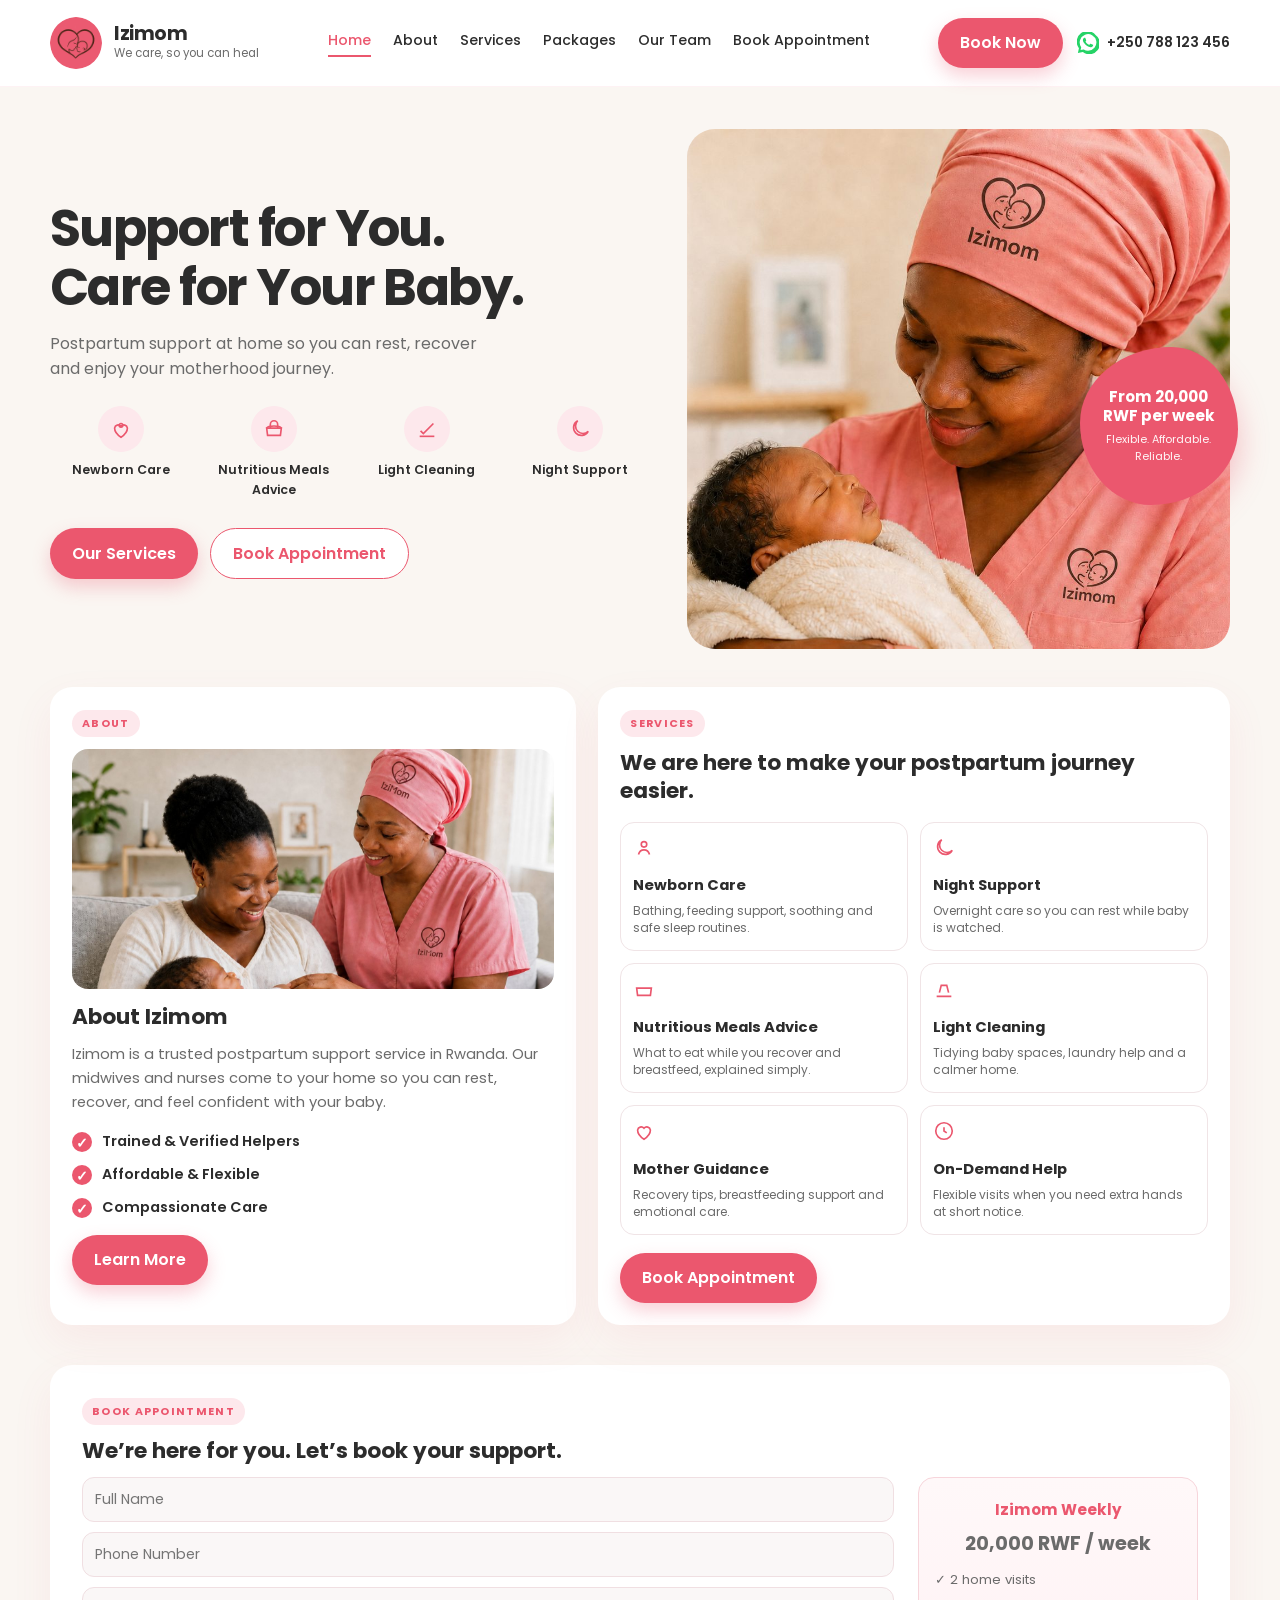
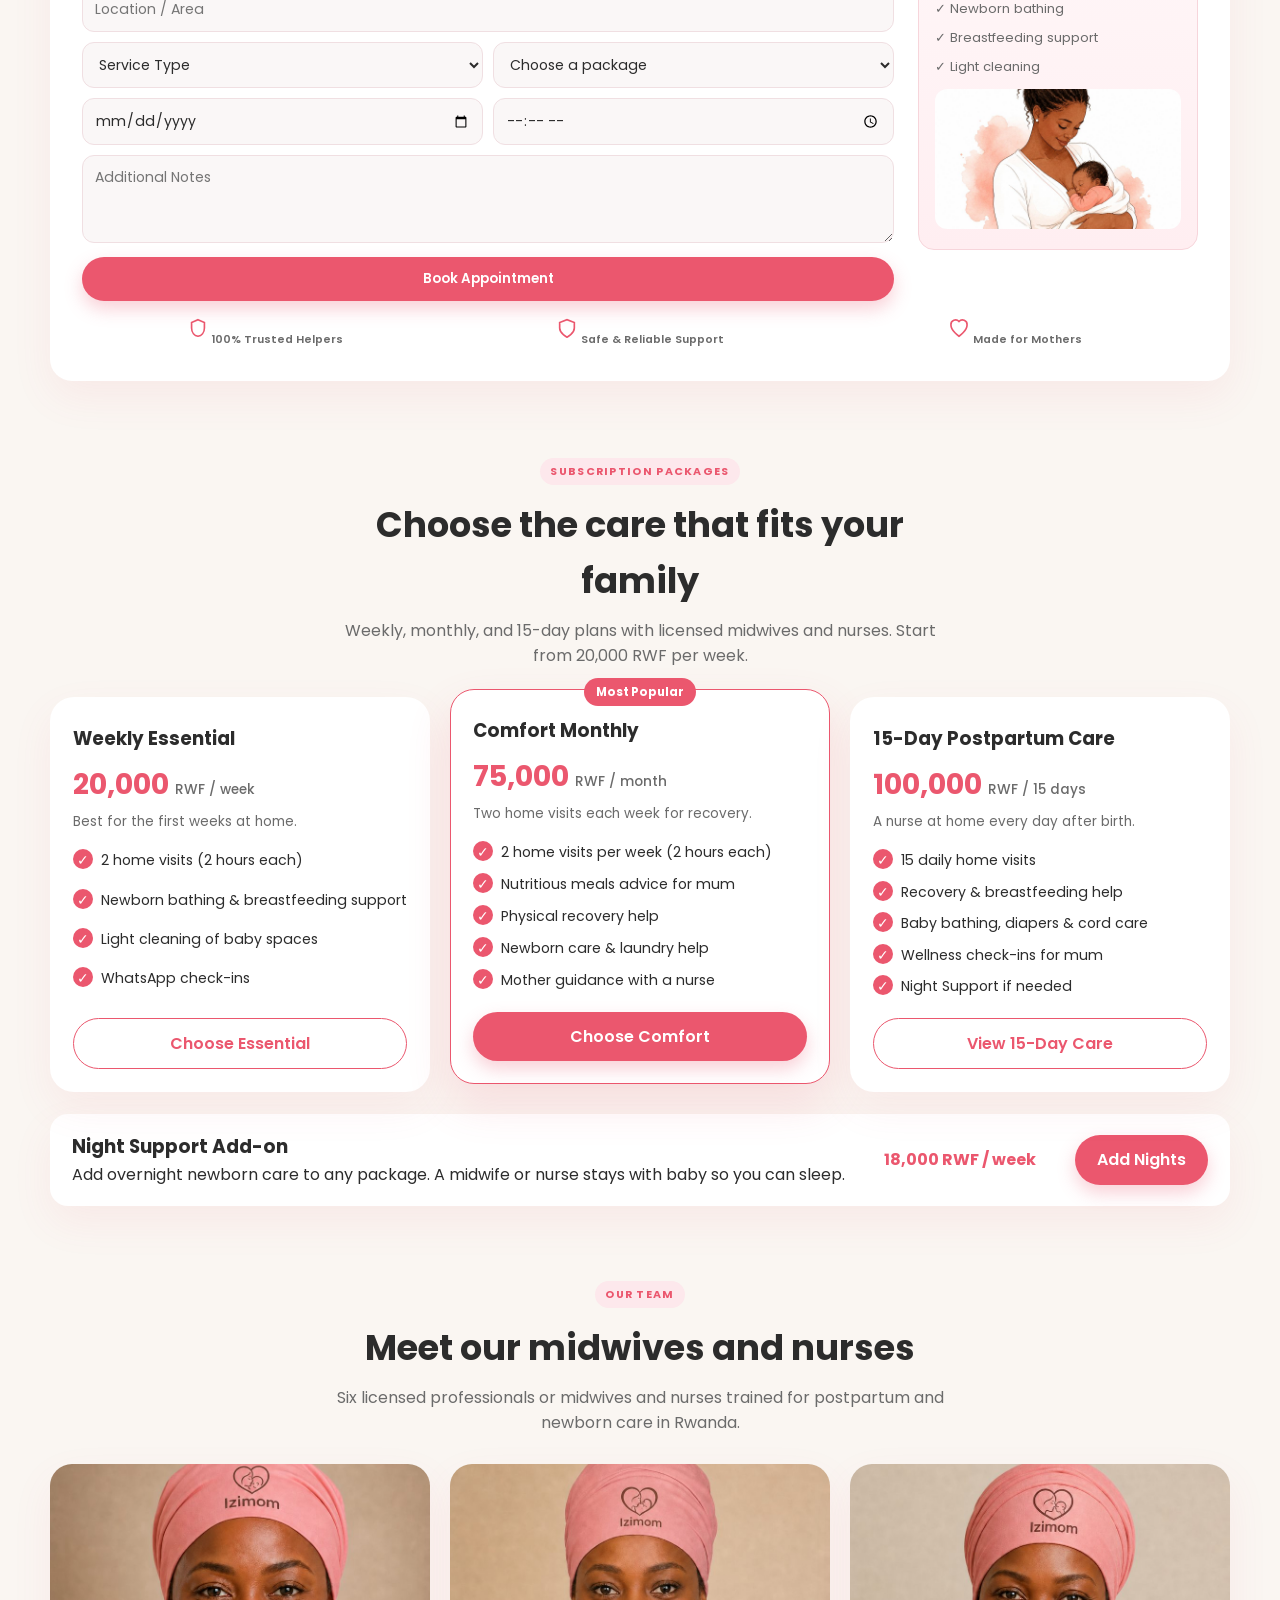
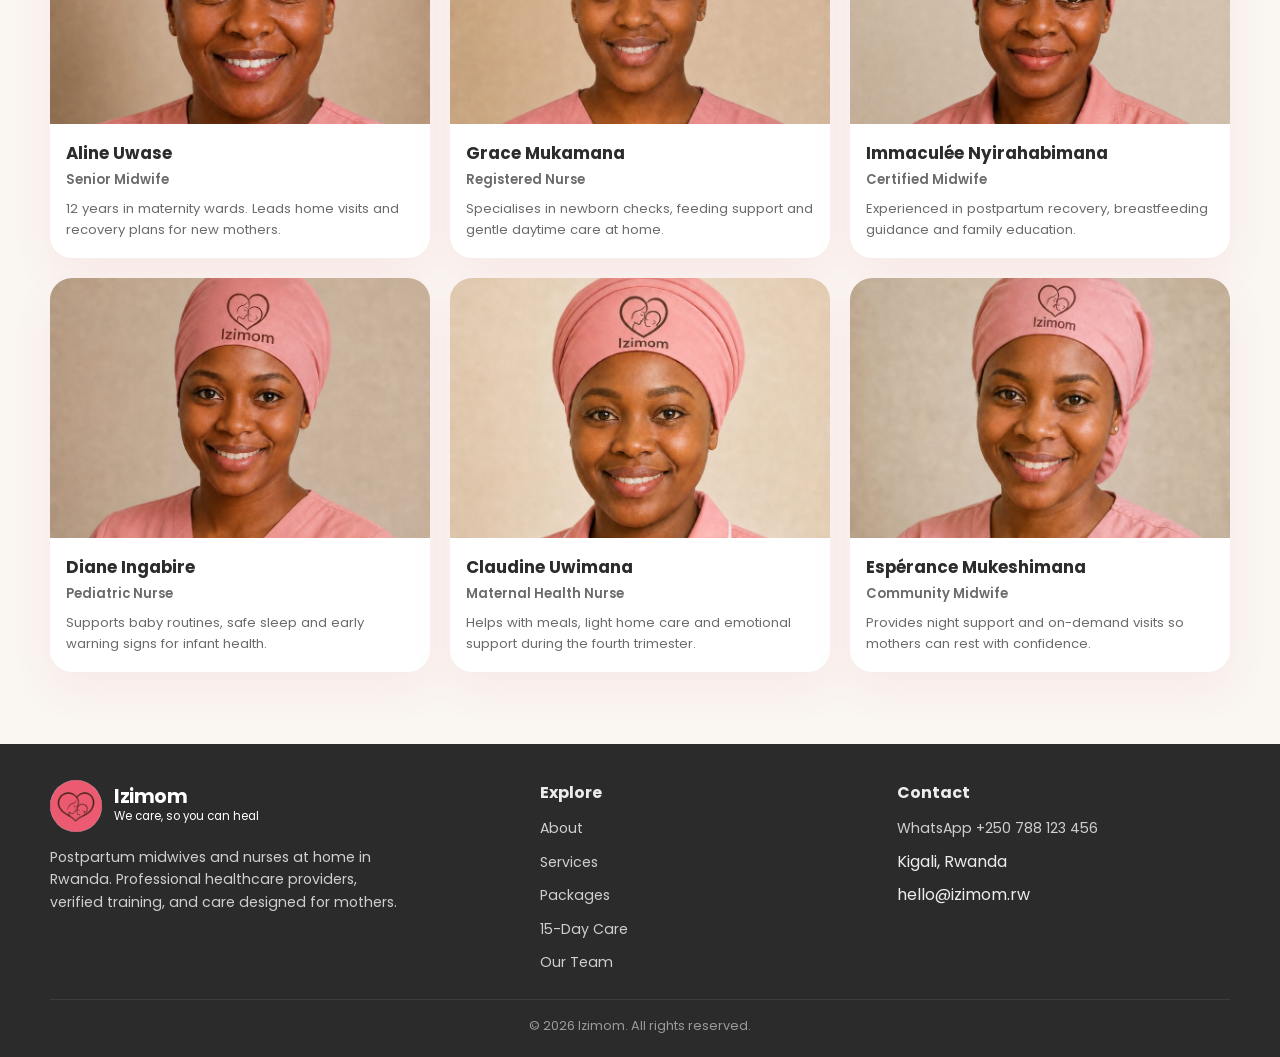
<file: index.html>
<!DOCTYPE html>
<html lang="en">
<head>
  <meta charset="UTF-8">
  <meta name="viewport" content="width=device-width, initial-scale=1.0">
  <title>Izimom | We care, so you can heal</title>
  <meta name="description" content="Trusted postpartum support at home in Rwanda. Midwives and nurses helping new mothers rest, recover, and care for their babies.">
  <link rel="icon" href="images/logo-icon.png?v=7" type="image/png">
  <link rel="preconnect" href="https://fonts.googleapis.com">
  <link rel="preconnect" href="https://fonts.gstatic.com" crossorigin>
  <link href="https://fonts.googleapis.com/css2?family=Poppins:wght@400;500;600;700;800&display=swap" rel="stylesheet">
  <link rel="stylesheet" href="css/styles.css">
</head>
<body>
  <header class="header">
    <div class="container header-inner">
      <a class="brand" href="#home">
        <img src="images/logo-icon.png?v=7" alt="Izimom logo">
        <span class="brand-text">
          <strong>Izimom</strong>
          <span>We care, so you can heal</span>
        </span>
      </a>

      <button class="menu-toggle" aria-label="Open menu">
        <span></span><span></span><span></span>
      </button>

      <nav class="nav" aria-label="Primary">
        <a class="active" href="#home">Home</a>
        <a href="#about">About</a>
        <a href="#services">Services</a>
        <a href="#packages">Packages</a>
        <a href="#team">Our Team</a>
        <a href="#booking">Book Appointment</a>
      </nav>

      <div class="header-actions">
        <a class="btn btn-primary" href="#booking">Book Now</a>
        <a class="whatsapp" href="https://wa.me/250788123456" target="_blank" rel="noopener">
          <svg viewBox="0 0 24 24" fill="#25D366" aria-hidden="true">
            <path d="M20.5 3.5A11 11 0 0 0 2.1 17.7L1 23l5.4-1.1A11 11 0 1 0 20.5 3.5zm-8.5 17a9.1 9.1 0 0 1-4.6-1.3l-.3-.2-3.2.7.7-3.1-.2-.3A9.1 9.1 0 1 1 12 20.5zm5-6.8c-.3-.1-1.6-.8-1.9-.9s-.4-.1-.6.1-.7.9-.8 1-.3.2-.6.1a7.4 7.4 0 0 1-2.2-1.4 8.2 8.2 0 0 1-1.5-1.9c-.2-.3 0-.4.1-.6l.4-.5.1-.3a.5.5 0 0 0 0-.5c0-.1-.6-1.5-.8-2s-.4-.5-.6-.5h-.5a1 1 0 0 0-.7.3 3 3 0 0 0-1 2.3 5.2 5.2 0 0 0 1.1 2.8 12 12 0 0 0 4.6 4.1 15.6 15.6 0 0 0 1.6.6 3.8 3.8 0 0 0 1.8.1 2.9 2.9 0 0 0 1.9-1.3 2.3 2.3 0 0 0 .2-1.3c-.1-.1-.3-.2-.6-.3z"/>
          </svg>
          <span>+250 788 123 456</span>
        </a>
      </div>
    </div>
  </header>

  <main>
    <section class="hero" id="home">
      <div class="container hero-grid">
        <div>
          <h1>Support for You.<br>Care for Your Baby.</h1>
          <p class="lead">Postpartum support at home so you can rest, recover and enjoy your motherhood journey.</p>

          <div class="feature-row">
            <div class="feature">
              <span class="feature-icon">
                <svg viewBox="0 0 24 24" fill="none" stroke="currentColor" stroke-width="1.8"><path d="M12 21s-7-4.4-7-10a4 4 0 0 1 7-2 4 4 0 0 1 7 2c0 5.6-7 10-7 10z"/><circle cx="12" cy="8" r="2"/></svg>
              </span>
              Newborn Care
            </div>
            <div class="feature">
              <span class="feature-icon">
                <svg viewBox="0 0 24 24" fill="none" stroke="currentColor" stroke-width="1.8"><path d="M4 11h16l-1 8H5l-1-8z"/><path d="M8 11V7a4 4 0 0 1 8 0v4"/><path d="M4 11c2-3 14-3 16 0"/></svg>
              </span>
              Nutritious Meals Advice
            </div>
            <div class="feature">
              <span class="feature-icon">
                <svg viewBox="0 0 24 24" fill="none" stroke="currentColor" stroke-width="1.8"><path d="M5 14l3 3 11-11"/><path d="M4 20h16"/></svg>
              </span>
              Light Cleaning
            </div>
            <div class="feature">
              <span class="feature-icon">
                <svg viewBox="0 0 24 24" fill="none" stroke="currentColor" stroke-width="1.8"><path d="M21 14.5A8.5 8.5 0 1 1 9.5 3 7 7 0 0 0 21 14.5z"/></svg>
              </span>
              Night Support
            </div>
          </div>

          <div class="hero-ctas">
            <a class="btn btn-primary" href="#services">Our Services</a>
            <a class="btn btn-outline" href="#booking">Book Appointment</a>
          </div>
        </div>

        <div class="hero-media">
          <img src="images/hero-nurse.jpg?v=5" alt="Izimom nurse in a pink uniform, holding a sleeping newborn">
          <aside class="price-badge">
            <div>
              <strong>From 20,000 RWF per week</strong>
              <small>Flexible. Affordable. Reliable.</small>
            </div>
          </aside>
        </div>
      </div>
    </section>

    <section class="about-services" id="about">
      <div class="container about-services-grid">
        <article class="panel">
          <span class="eyebrow">ABOUT</span>
          <img class="about-photo" src="images/about-care.jpg?v=5" alt="Izimom nurse supporting a mother and baby">
          <h2>About Izimom</h2>
          <p>Izimom is a trusted postpartum support service in Rwanda. Our midwives and nurses come to your home so you can rest, recover, and feel confident with your baby.</p>
          <ul class="checks">
            <li><span class="check">✓</span> Trained &amp; Verified Helpers</li>
            <li><span class="check">✓</span> Affordable &amp; Flexible</li>
            <li><span class="check">✓</span> Compassionate Care</li>
          </ul>
          <a class="btn btn-primary" href="#team">Learn More</a>
        </article>

        <article class="panel" id="services">
          <span class="eyebrow">SERVICES</span>
          <h2>We are here to make your postpartum journey easier.</h2>
          <div class="service-grid">
            <div class="service-card">
              <svg viewBox="0 0 24 24" fill="none" stroke="currentColor" stroke-width="1.8"><circle cx="12" cy="8" r="3"/><path d="M6 19c.8-3 3-5 6-5s5.2 2 6 5"/></svg>
              <h3>Newborn Care</h3>
              <p>Bathing, feeding support, soothing and safe sleep routines.</p>
            </div>
            <div class="service-card">
              <svg viewBox="0 0 24 24" fill="none" stroke="currentColor" stroke-width="1.8"><path d="M21 14.5A8.5 8.5 0 1 1 9.5 3 7 7 0 0 0 21 14.5z"/></svg>
              <h3>Night Support</h3>
              <p>Overnight care so you can rest while baby is watched.</p>
            </div>
            <div class="service-card">
              <svg viewBox="0 0 24 24" fill="none" stroke="currentColor" stroke-width="1.8"><path d="M4 11h16l-1 8H5l-1-8z"/></svg>
              <h3>Nutritious Meals Advice</h3>
              <p>What to eat while you recover and breastfeed, explained simply.</p>
            </div>
            <div class="service-card">
              <svg viewBox="0 0 24 24" fill="none" stroke="currentColor" stroke-width="1.8"><path d="M4 20h16M7 16l2-8h6l2 8"/></svg>
              <h3>Light Cleaning</h3>
              <p>Tidying baby spaces, laundry help and a calmer home.</p>
            </div>
            <div class="service-card">
              <svg viewBox="0 0 24 24" fill="none" stroke="currentColor" stroke-width="1.8"><path d="M12 21s-7-4.4-7-10a4 4 0 0 1 7-2 4 4 0 0 1 7 2c0 5.6-7 10-7 10z"/></svg>
              <h3>Mother Guidance</h3>
              <p>Recovery tips, breastfeeding support and emotional care.</p>
            </div>
            <div class="service-card">
              <svg viewBox="0 0 24 24" fill="none" stroke="currentColor" stroke-width="1.8"><circle cx="12" cy="12" r="9"/><path d="M12 8v4l3 2"/></svg>
              <h3>On-Demand Help</h3>
              <p>Flexible visits when you need extra hands at short notice.</p>
            </div>
          </div>
          <a class="btn btn-primary" href="#booking">Book Appointment</a>
        </article>
      </div>
    </section>

    <section class="booking-section" id="booking">
      <div class="container">
        <article class="panel booking-panel">
          <span class="eyebrow">BOOK APPOINTMENT</span>
          <h2>We’re here for you. Let’s book your support.</h2>
          <div class="booking-wrap">
            <form class="form" id="booking-form">
              <label class="sr-only" for="name">Full Name</label>
              <input id="name" name="name" type="text" placeholder="Full Name" required>

              <label class="sr-only" for="phone">Phone Number</label>
              <input id="phone" name="phone" type="tel" placeholder="Phone Number" required>

              <label class="sr-only" for="location">Location / Area</label>
              <input id="location" name="location" type="text" placeholder="Location / Area" required>

              <div class="form-row">
                <label class="sr-only" for="service">Service Type</label>
                <select id="service" name="service" required>
                  <option value="">Service Type</option>
                  <option>Newborn Care</option>
                  <option>Night Support</option>
                  <option>Nutritious Meals Advice</option>
                  <option>Light Cleaning</option>
                  <option>Mother Guidance</option>
                  <option>On-Demand Help</option>
                </select>

                <label class="sr-only" for="package">Subscription Package</label>
                <select id="package" name="package" required>
                  <option value="">Choose a package</option>
                  <option>Weekly Essential — 20,000 RWF / week</option>
                  <option>Comfort Monthly — 75,000 RWF / month</option>
                  <option>15-Day Postpartum Care — 100,000 RWF</option>
                  <option>Night Support Add-on — 18,000 RWF / week</option>
                </select>
              </div>

              <div class="form-row">
                <label class="sr-only" for="date">Preferred Date</label>
                <input id="date" name="date" type="date" required>

                <label class="sr-only" for="time">Preferred Time</label>
                <input id="time" name="time" type="time" required>
              </div>

              <label class="sr-only" for="notes">Additional Notes</label>
              <textarea id="notes" name="notes" placeholder="Additional Notes"></textarea>

              <button class="btn btn-primary" type="submit">Book Appointment</button>
            </form>

            <aside class="weekly-card">
              <h3>Izimom Weekly</h3>
              <p class="price">20,000 RWF / week</p>
              <ul>
                <li>✓ 2 home visits</li>
                <li>✓ Newborn bathing</li>
                <li>✓ Breastfeeding support</li>
                <li>✓ Light cleaning</li>
              </ul>
              <img src="images/pricing-illustration.jpg" alt="Mother holding a baby illustration">
            </aside>
          </div>

          <div class="trust">
            <div>
              <svg viewBox="0 0 24 24" fill="none" stroke="currentColor" stroke-width="1.8"><path d="M12 3l7 3v6c0 5-3.2 8.4-7 9-3.8-.6-7-4-7-9V6l7-3z"/></svg>
              100% Trusted Helpers
            </div>
            <div>
              <svg viewBox="0 0 24 24" fill="none" stroke="currentColor" stroke-width="1.8"><path d="M12 22s8-4 8-10V6l-8-3-8 3v6c0 6 8 10 8 10z"/></svg>
              Safe &amp; Reliable Support
            </div>
            <div>
              <svg viewBox="0 0 24 24" fill="none" stroke="currentColor" stroke-width="1.8"><path d="M20.8 8.6a5 5 0 0 0-8.8-3.6A5 5 0 0 0 3.2 8.6C3.2 15 12 21 12 21s8.8-6 8.8-12.4z"/></svg>
              Made for Mothers
            </div>
          </div>
        </article>
      </div>
    </section>

    <section class="packages" id="packages">
      <div class="container">
        <div class="section-head">
          <span class="eyebrow">SUBSCRIPTION PACKAGES</span>
          <h2>Choose the care that fits your family</h2>
          <p>Weekly, monthly, and 15-day plans with licensed midwives and nurses. Start from 20,000 RWF per week.</p>
        </div>

        <div class="package-grid">
          <article class="package-card">
            <h3>Weekly Essential</h3>
            <p class="amount">20,000 <span>RWF / week</span></p>
            <p class="who">Best for the first weeks at home.</p>
            <ul>
              <li><span class="check">✓</span> 2 home visits (2 hours each)</li>
              <li><span class="check">✓</span> Newborn bathing &amp; breastfeeding support</li>
              <li><span class="check">✓</span> Light cleaning of baby spaces</li>
              <li><span class="check">✓</span> WhatsApp check-ins</li>
            </ul>
            <a class="btn btn-outline" href="#booking">Choose Essential</a>
          </article>

          <article class="package-card featured">
            <span class="popular">Most Popular</span>
            <h3>Comfort Monthly</h3>
            <p class="amount">75,000 <span>RWF / month</span></p>
            <p class="who">Two home visits each week for recovery.</p>
            <ul>
              <li><span class="check">✓</span> 2 home visits per week (2 hours each)</li>
              <li><span class="check">✓</span> Nutritious meals advice for mum</li>
              <li><span class="check">✓</span> Physical recovery help</li>
              <li><span class="check">✓</span> Newborn care &amp; laundry help</li>
              <li><span class="check">✓</span> Mother guidance with a nurse</li>
            </ul>
            <a class="btn btn-primary" href="#booking">Choose Comfort</a>
          </article>

          <article class="package-card">
            <h3>15-Day Postpartum Care</h3>
            <p class="amount">100,000 <span>RWF / 15 days</span></p>
            <p class="who">A nurse at home every day after birth.</p>
            <ul>
              <li><span class="check">✓</span> 15 daily home visits</li>
              <li><span class="check">✓</span> Recovery &amp; breastfeeding help</li>
              <li><span class="check">✓</span> Baby bathing, diapers &amp; cord care</li>
              <li><span class="check">✓</span> Wellness check-ins for mum</li>
              <li><span class="check">✓</span> Night Support if needed</li>
            </ul>
            <a class="btn btn-outline" href="/15-day/">View 15-Day Care</a>
          </article>
        </div>

        <div class="addon">
          <div>
            <h3>Night Support Add-on</h3>
            <p>Add overnight newborn care to any package. A midwife or nurse stays with baby so you can sleep.</p>
          </div>
          <strong>18,000 RWF / week</strong>
          <a class="btn btn-primary" href="#booking">Add Nights</a>
        </div>
      </div>
    </section>

    <section class="team" id="team">
      <div class="container">
        <div class="section-head">
          <span class="eyebrow">OUR TEAM</span>
          <h2>Meet our midwives and nurses</h2>
          <p>Six licensed professionals or midwives and nurses trained for postpartum and newborn care in Rwanda.</p>
        </div>

        <div class="team-grid">
          <article class="member">
            <img src="images/team-aline.jpg?v=5" alt="Aline Uwase, Senior Midwife">
            <div class="member-body">
              <h3>Aline Uwase</h3>
              <p class="role">Senior Midwife</p>
              <p>12 years in maternity wards. Leads home visits and recovery plans for new mothers.</p>
            </div>
          </article>
          <article class="member">
            <img src="images/team-grace.jpg?v=5" alt="Grace Mukamana, Registered Nurse">
            <div class="member-body">
              <h3>Grace Mukamana</h3>
              <p class="role">Registered Nurse</p>
              <p>Specialises in newborn checks, feeding support and gentle daytime care at home.</p>
            </div>
          </article>
          <article class="member">
            <img src="images/team-immaculee.jpg?v=5" alt="Immaculée Nyirahabimana, Certified Midwife">
            <div class="member-body">
              <h3>Immaculée Nyirahabimana</h3>
              <p class="role">Certified Midwife</p>
              <p>Experienced in postpartum recovery, breastfeeding guidance and family education.</p>
            </div>
          </article>
          <article class="member">
            <img src="images/team-diane.jpg?v=5" alt="Diane Ingabire, Pediatric Nurse">
            <div class="member-body">
              <h3>Diane Ingabire</h3>
              <p class="role">Pediatric Nurse</p>
              <p>Supports baby routines, safe sleep and early warning signs for infant health.</p>
            </div>
          </article>
          <article class="member">
            <img src="images/team-claudine.jpg?v=5" alt="Claudine Uwimana, Maternal Health Nurse">
            <div class="member-body">
              <h3>Claudine Uwimana</h3>
              <p class="role">Maternal Health Nurse</p>
              <p>Helps with meals, light home care and emotional support during the fourth trimester.</p>
            </div>
          </article>
          <article class="member">
            <img src="images/team-esperance.jpg?v=5" alt="Espérance Mukeshimana, Community Midwife">
            <div class="member-body">
              <h3>Espérance Mukeshimana</h3>
              <p class="role">Community Midwife</p>
              <p>Provides night support and on-demand visits so mothers can rest with confidence.</p>
            </div>
          </article>
        </div>
      </div>
    </section>
  </main>

  <footer class="footer">
    <div class="container footer-grid">
      <div>
        <a class="brand" href="#home">
          <img src="images/logo-icon.png?v=7" alt="">
          <span class="brand-text">
            <strong>Izimom</strong>
            <span>We care, so you can heal</span>
          </span>
        </a>
        <p style="margin-top:14px;max-width:360px;">Postpartum midwives and nurses at home in Rwanda. Professional healthcare providers, verified training, and care designed for mothers.</p>
      </div>
      <div>
        <h4>Explore</h4>
        <ul>
          <li><a href="#about">About</a></li>
          <li><a href="#services">Services</a></li>
          <li><a href="#packages">Packages</a></li>
          <li><a href="/15-day/">15-Day Care</a></li>
          <li><a href="#team">Our Team</a></li>
        </ul>
      </div>
      <div>
        <h4>Contact</h4>
        <ul>
          <li><a href="https://wa.me/250788123456">WhatsApp +250 788 123 456</a></li>
          <li>Kigali, Rwanda</li>
          <li>hello@izimom.rw</li>
        </ul>
      </div>
    </div>
    <div class="container copy">© <span id="year"></span> Izimom. All rights reserved.</div>
  </footer>

  <div class="toast" role="status">Thank you. Your appointment request has been received.</div>
  <script src="js/main.js"></script>
</body>
</html>
</file>
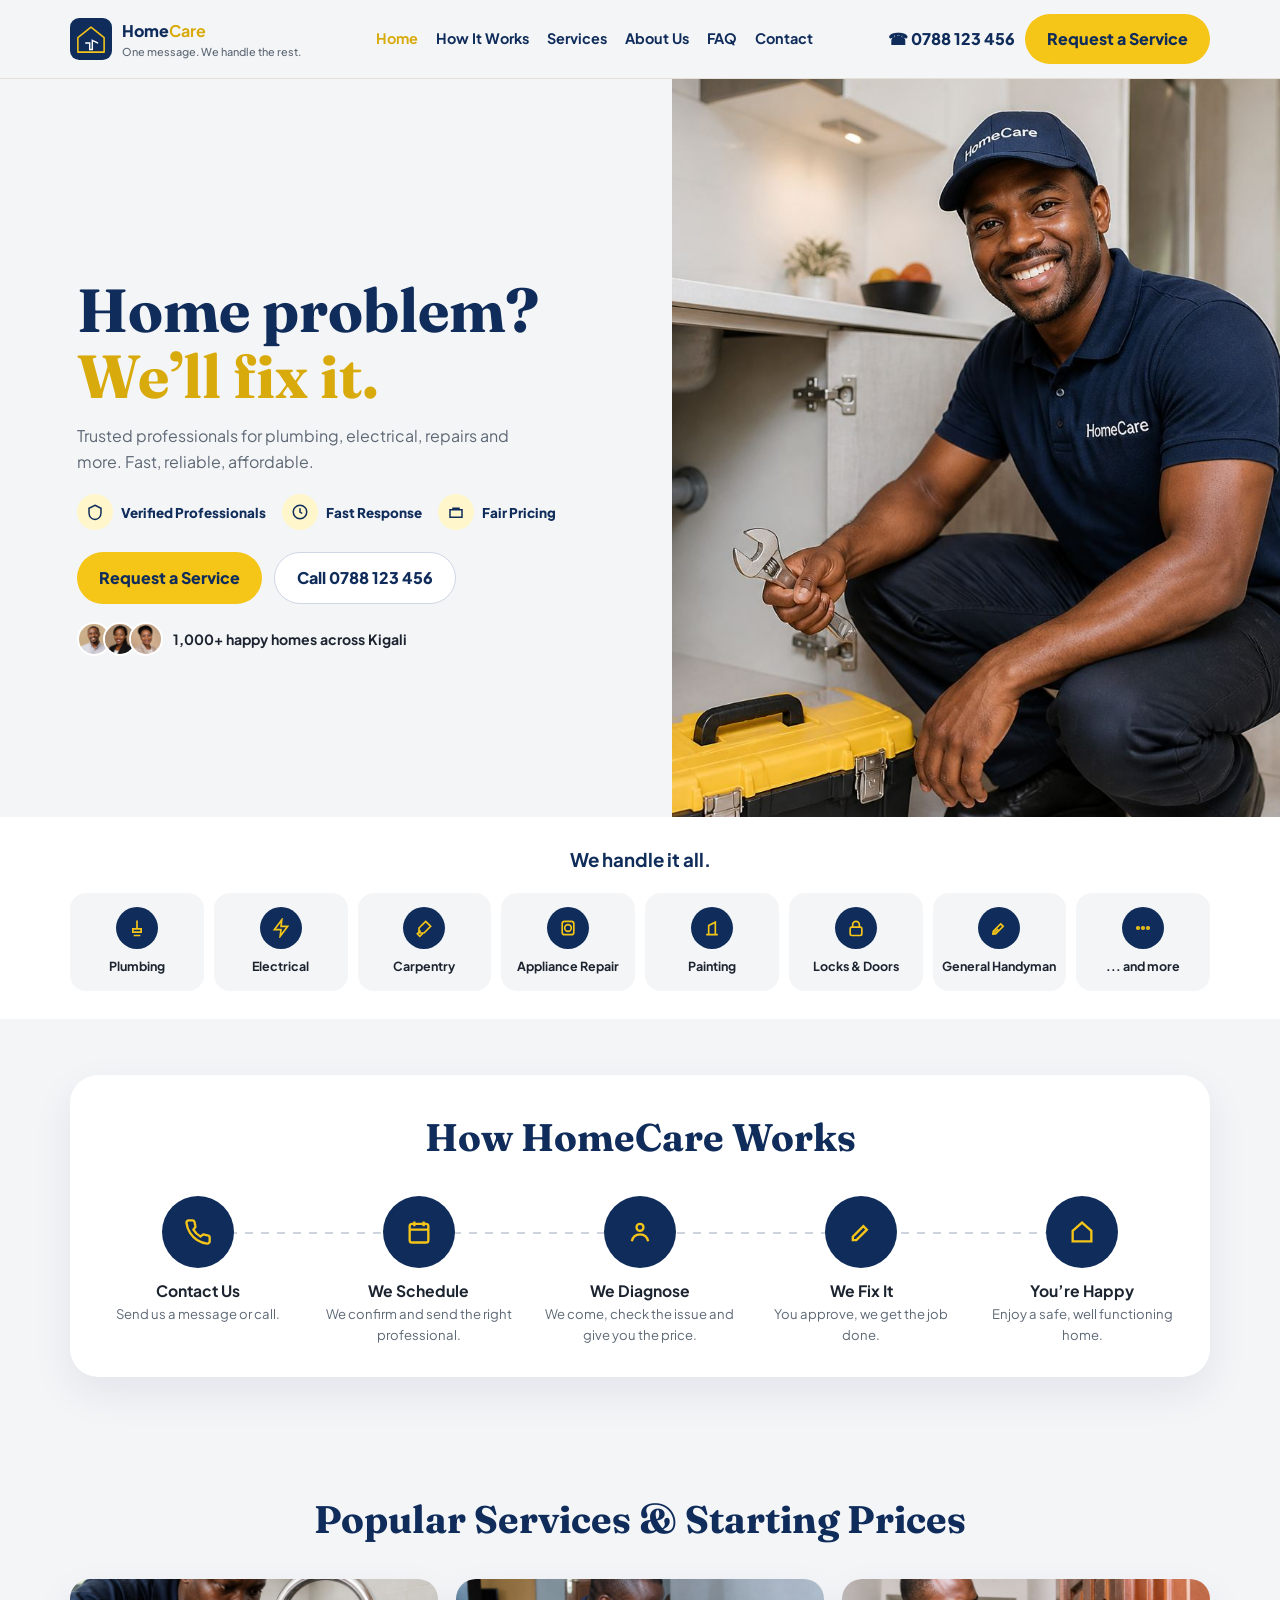
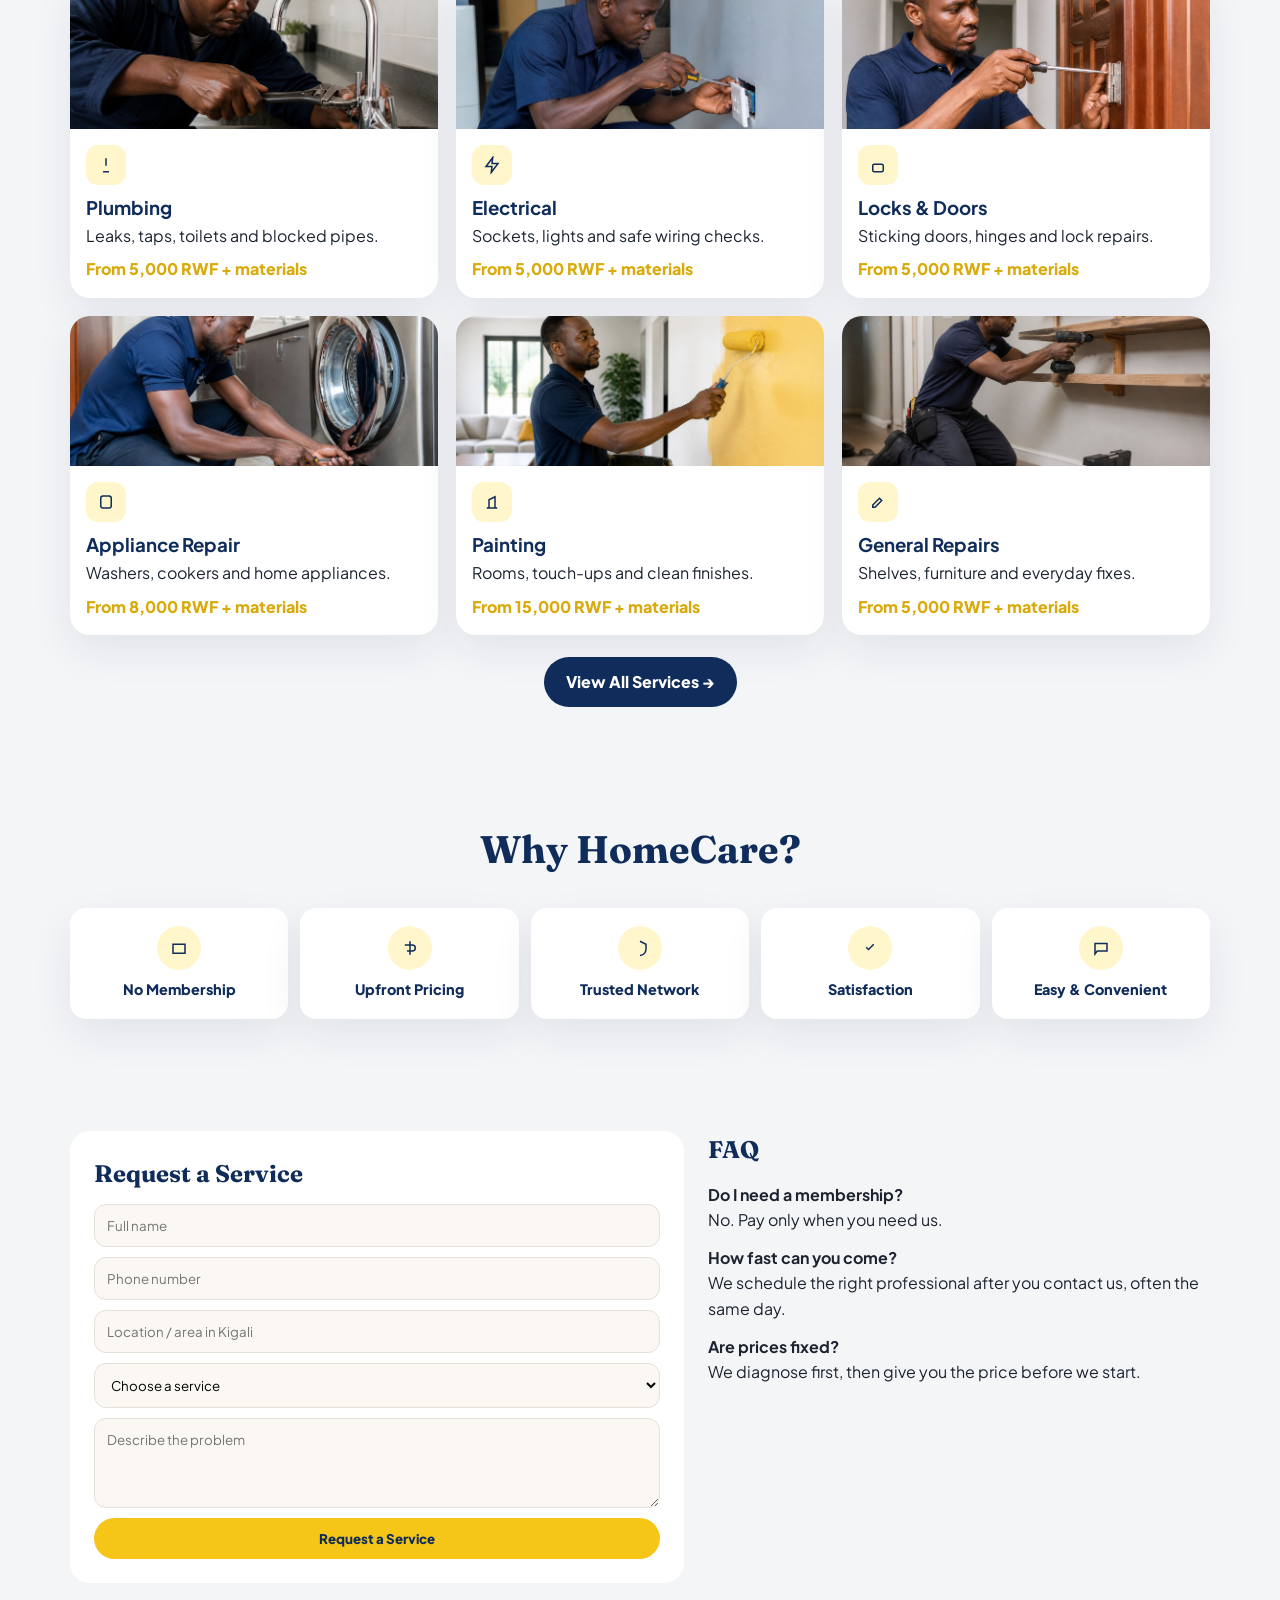
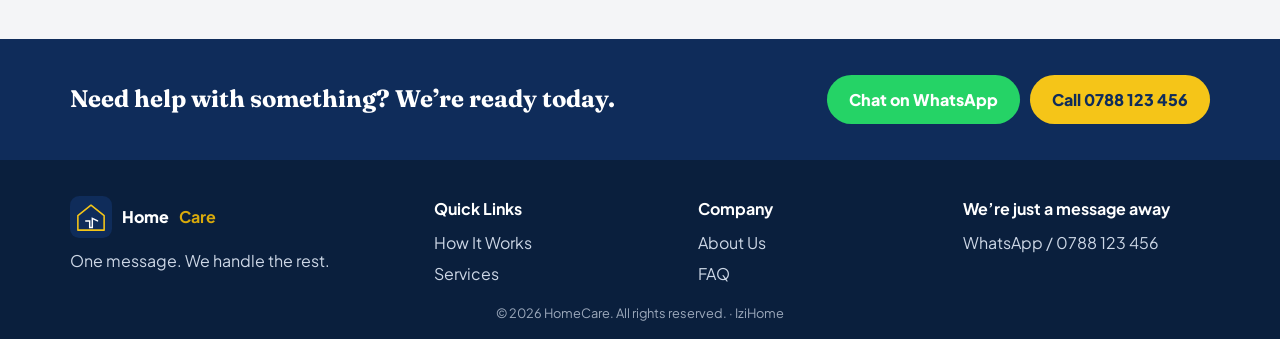
<file: homecare/index.html>
<!DOCTYPE html>
<html lang="en">
<head>
  <meta charset="UTF-8">
  <meta name="viewport" content="width=device-width, initial-scale=1.0">
  <title>HomeCare | Home problem? We’ll fix it.</title>
  <meta name="description" content="HomeCare in Kigali. Trusted professionals for plumbing, electrical, repairs and more. No membership. Pay only when you need us.">
  <link rel="icon" href="images/logo.svg" type="image/svg+xml">
  <link rel="preconnect" href="https://fonts.googleapis.com">
  <link rel="preconnect" href="https://fonts.gstatic.com" crossorigin>
  <link href="https://fonts.googleapis.com/css2?family=Fraunces:opsz,wght@9..144,700&family=Plus+Jakarta+Sans:wght@400;600;700;800&display=swap" rel="stylesheet">
  <link rel="stylesheet" href="css/styles.css">
</head>
<body>
  <header class="header">
    <div class="container header-inner">
      <a class="brand" href="index.html">
        <img src="images/logo.svg" alt="">
        <span>Home<b>Care</b><small>One message. We handle the rest.</small></span>
      </a>
      <button class="menu-toggle" aria-label="Open menu"><span></span><span></span><span></span></button>
      <nav class="nav">
        <a class="active" href="#home">Home</a>
        <a href="#how">How It Works</a>
        <a href="#services">Services</a>
        <a href="#about">About Us</a>
        <a href="#faq">FAQ</a>
        <a href="#book">Contact</a>
      </nav>
      <div class="header-actions">
        <a class="phone" href="tel:+250788123456">☎ 0788 123 456</a>
        <a class="btn btn-yellow" href="#book">Request a Service</a>
      </div>
    </div>
  </header>

  <section class="hero" id="home">
    <div class="hero-copy">
      <h1>Home problem? <span>We’ll fix it.</span></h1>
      <p class="lead">Trusted professionals for plumbing, electrical, repairs and more. Fast, reliable, affordable.</p>
      <div class="hero-benefits">
        <div><span class="icon"><svg viewBox="0 0 24 24" fill="none" stroke="currentColor" stroke-width="2"><path d="M12 3l8 4v6c0 5-3.5 8.5-8 9-4.5-.5-8-4-8-9V7l8-4z"/></svg></span> Verified Professionals</div>
        <div><span class="icon"><svg viewBox="0 0 24 24" fill="none" stroke="currentColor" stroke-width="2"><circle cx="12" cy="12" r="9"/><path d="M12 7v5l3 2"/></svg></span> Fast Response</div>
        <div><span class="icon"><svg viewBox="0 0 24 24" fill="none" stroke="currentColor" stroke-width="2"><path d="M4 9h16v10H4z"/><path d="M8 9V7h8v2"/></svg></span> Fair Pricing</div>
      </div>
      <div class="hero-ctas">
        <a class="btn btn-yellow" href="#book">Request a Service</a>
        <a class="btn btn-outline" href="tel:+250788123456">Call 0788 123 456</a>
      </div>
      <div class="social-proof">
        <div class="avatars">
          <img src="images/avatar-1.jpg" alt="">
          <img src="images/avatar-2.jpg" alt="">
          <img src="images/avatar-3.jpg" alt="">
        </div>
        1,000+ happy homes across Kigali
      </div>
    </div>
    <img class="hero-photo" src="images/hero-handyman.jpg" alt="HomeCare technician repairing a kitchen sink">
  </section>

  <section class="cats" id="services">
    <div class="container">
      <h3>We handle it all.</h3>
      <div class="cat-grid">
        <div class="cat"><span><svg viewBox="0 0 24 24" fill="none" stroke="currentColor" stroke-width="2"><path d="M12 3v10M8 21h8M7 13h10v4H7z"/></svg></span>Plumbing</div>
        <div class="cat"><span><svg viewBox="0 0 24 24" fill="none" stroke="currentColor" stroke-width="2"><path d="M13 2L4 14h8l-1 8 9-12h-8l1-8z"/></svg></span>Electrical</div>
        <div class="cat"><span><svg viewBox="0 0 24 24" fill="none" stroke="currentColor" stroke-width="2"><path d="M8 15l-4 4 3 3 4-4M14 4l6 6-8 8H6v-6z"/></svg></span>Carpentry</div>
        <div class="cat"><span><svg viewBox="0 0 24 24" fill="none" stroke="currentColor" stroke-width="2"><rect x="5" y="4" width="14" height="16" rx="3"/><circle cx="12" cy="12" r="4"/></svg></span>Appliance Repair</div>
        <div class="cat"><span><svg viewBox="0 0 24 24" fill="none" stroke="currentColor" stroke-width="2"><path d="M5 20h14M8 20V9l8-4v15"/></svg></span>Painting</div>
        <div class="cat"><span><svg viewBox="0 0 24 24" fill="none" stroke="currentColor" stroke-width="2"><rect x="5" y="11" width="14" height="10" rx="2"/><path d="M8 11V8a4 4 0 0 1 8 0v3"/></svg></span>Locks &amp; Doors</div>
        <div class="cat"><span><svg viewBox="0 0 24 24" fill="none" stroke="currentColor" stroke-width="2"><path d="M14 7l3 3-9 9H5v-3z"/><path d="M4 20l7-7"/></svg></span>General Handyman</div>
        <div class="cat"><span><svg viewBox="0 0 24 24" fill="none" stroke="currentColor" stroke-width="2"><circle cx="6" cy="12" r="1.5"/><circle cx="12" cy="12" r="1.5"/><circle cx="18" cy="12" r="1.5"/></svg></span>... and more</div>
      </div>
    </div>
  </section>

  <section class="section" id="how">
    <div class="container">
      <div class="how-box">
        <div class="section-head"><h2>How HomeCare Works</h2></div>
        <div class="steps">
          <article class="step"><div class="step-icon"><svg viewBox="0 0 24 24" fill="none" stroke="currentColor" stroke-width="2"><path d="M22 16.9v3a2 2 0 0 1-2.2 2 19.8 19.8 0 0 1-8.6-3.1 19.5 19.5 0 0 1-6-6A19.8 19.8 0 0 1 2.1 4.2 2 2 0 0 1 4.1 2h3a2 2 0 0 1 2 1.7c.12.9.32 1.8.6 2.6a2 2 0 0 1-.45 2.11L8.1 9.91a16 16 0 0 0 6 6l1.5-1.16a2 2 0 0 1 2.11-.45c.8.28 1.7.48 2.6.6A2 2 0 0 1 22 16.91z"/></svg></div><h3>Contact Us</h3><p>Send us a message or call.</p></article>
          <article class="step"><div class="step-icon"><svg viewBox="0 0 24 24" fill="none" stroke="currentColor" stroke-width="2"><rect x="4" y="5" width="16" height="16" rx="2"/><path d="M4 10h16M8 3v4M16 3v4"/></svg></div><h3>We Schedule</h3><p>We confirm and send the right professional.</p></article>
          <article class="step"><div class="step-icon"><svg viewBox="0 0 24 24" fill="none" stroke="currentColor" stroke-width="2"><circle cx="12" cy="8" r="3"/><path d="M5 20c.8-4 3.2-6 7-6s6.2 2 7 6"/></svg></div><h3>We Diagnose</h3><p>We come, check the issue and give you the price.</p></article>
          <article class="step"><div class="step-icon"><svg viewBox="0 0 24 24" fill="none" stroke="currentColor" stroke-width="2"><path d="M14 7l3 3-9 9H5v-3z"/></svg></div><h3>We Fix It</h3><p>You approve, we get the job done.</p></article>
          <article class="step"><div class="step-icon"><svg viewBox="0 0 24 24" fill="none" stroke="currentColor" stroke-width="2"><path d="M4 11l8-7 8 7v9H4v-9z"/></svg></div><h3>You’re Happy</h3><p>Enjoy a safe, well functioning home.</p></article>
        </div>
      </div>
    </div>
  </section>

  <section class="section">
    <div class="container">
      <div class="section-head">
        <h2>Popular Services &amp; Starting Prices</h2>
      </div>
      <div class="svc-grid">
        <article class="svc"><img src="images/svc-plumbing.jpg" alt="Plumbing repair"><div class="svc-body"><div class="svc-icon"><svg viewBox="0 0 24 24" fill="none" stroke="currentColor" stroke-width="2"><path d="M12 3v10M8 21h8"/></svg></div><h3>Plumbing</h3><p>Leaks, taps, toilets and blocked pipes.</p><p class="price">From 5,000 RWF + materials</p></div></article>
        <article class="svc"><img src="images/svc-electrical.jpg" alt="Electrical repair"><div class="svc-body"><div class="svc-icon"><svg viewBox="0 0 24 24" fill="none" stroke="currentColor" stroke-width="2"><path d="M13 2L4 14h8l-1 8 9-12h-8z"/></svg></div><h3>Electrical</h3><p>Sockets, lights and safe wiring checks.</p><p class="price">From 5,000 RWF + materials</p></div></article>
        <article class="svc"><img src="images/svc-locks.jpg" alt="Door repair"><div class="svc-body"><div class="svc-icon"><svg viewBox="0 0 24 24" fill="none" stroke="currentColor" stroke-width="2"><rect x="5" y="11" width="14" height="10" rx="2"/></svg></div><h3>Locks &amp; Doors</h3><p>Sticking doors, hinges and lock repairs.</p><p class="price">From 5,000 RWF + materials</p></div></article>
        <article class="svc"><img src="images/svc-appliance.jpg" alt="Appliance repair"><div class="svc-body"><div class="svc-icon"><svg viewBox="0 0 24 24" fill="none" stroke="currentColor" stroke-width="2"><rect x="5" y="4" width="14" height="16" rx="3"/></svg></div><h3>Appliance Repair</h3><p>Washers, cookers and home appliances.</p><p class="price">From 8,000 RWF + materials</p></div></article>
        <article class="svc"><img src="images/svc-painting.jpg" alt="Painting"><div class="svc-body"><div class="svc-icon"><svg viewBox="0 0 24 24" fill="none" stroke="currentColor" stroke-width="2"><path d="M5 20h14M8 20V9l8-4v15"/></svg></div><h3>Painting</h3><p>Rooms, touch-ups and clean finishes.</p><p class="price">From 15,000 RWF + materials</p></div></article>
        <article class="svc"><img src="images/svc-general.jpg" alt="General repairs"><div class="svc-body"><div class="svc-icon"><svg viewBox="0 0 24 24" fill="none" stroke="currentColor" stroke-width="2"><path d="M14 7l3 3-9 9H5v-3z"/></svg></div><h3>General Repairs</h3><p>Shelves, furniture and everyday fixes.</p><p class="price">From 5,000 RWF + materials</p></div></article>
      </div>
      <div class="center"><a class="btn btn-navy" href="#book">View All Services →</a></div>
    </div>
  </section>

  <section class="section" id="about">
    <div class="container">
      <div class="section-head"><h2>Why HomeCare?</h2></div>
      <div class="why">
        <article><div class="why-icon"><svg viewBox="0 0 24 24" fill="none" stroke="currentColor" stroke-width="2"><path d="M4 7h16v12H4z"/></svg></div>No Membership</article>
        <article><div class="why-icon"><svg viewBox="0 0 24 24" fill="none" stroke="currentColor" stroke-width="2"><path d="M12 3v18M5 8h10a4 4 0 0 1 0 8H8"/></svg></div>Upfront Pricing</article>
        <article><div class="why-icon"><svg viewBox="0 0 24 24" fill="none" stroke="currentColor" stroke-width="2"><path d="M12 3l8 4v6c0 5-3.5 8.5-8 9"/></svg></div>Trusted Network</article>
        <article><div class="why-icon"><svg viewBox="0 0 24 24" fill="none" stroke="currentColor" stroke-width="2"><path d="M7 11l3 3 7-7"/></svg></div>Satisfaction</article>
        <article><div class="why-icon"><svg viewBox="0 0 24 24" fill="none" stroke="currentColor" stroke-width="2"><path d="M4 6h16v10H7l-3 4V6z"/></svg></div>Easy &amp; Convenient</article>
      </div>
    </div>
  </section>

  <section class="section" id="book">
    <div class="container booking">
      <form class="form" id="booking-form">
        <h2 class="serif" style="color:var(--navy)">Request a Service</h2>
        <input name="name" type="text" placeholder="Full name" required>
        <input name="phone" type="tel" placeholder="Phone number" required>
        <input name="area" type="text" placeholder="Location / area in Kigali" required>
        <select name="service" required>
          <option value="">Choose a service</option>
          <option>Plumbing</option>
          <option>Electrical</option>
          <option>Locks &amp; Doors</option>
          <option>Appliance Repair</option>
          <option>Painting</option>
          <option>General Repairs</option>
        </select>
        <textarea name="notes" placeholder="Describe the problem"></textarea>
        <button class="btn btn-yellow" type="submit">Request a Service</button>
      </form>
      <div id="faq">
        <h2 class="serif" style="color:var(--navy);margin-bottom:12px;">FAQ</h2>
        <p><strong>Do I need a membership?</strong><br>No. Pay only when you need us.</p>
        <p style="margin-top:12px;"><strong>How fast can you come?</strong><br>We schedule the right professional after you contact us, often the same day.</p>
        <p style="margin-top:12px;"><strong>Are prices fixed?</strong><br>We diagnose first, then give you the price before we start.</p>
      </div>
    </div>
  </section>

  <section class="cta-band">
    <div class="container cta-inner">
      <h2>Need help with something? We’re ready today.</h2>
      <div style="display:flex;gap:10px;flex-wrap:wrap;">
        <a class="btn btn-green" href="https://wa.me/250788123456">Chat on WhatsApp</a>
        <a class="btn btn-yellow" href="tel:+250788123456">Call 0788 123 456</a>
      </div>
    </div>
  </section>

  <footer class="footer">
    <div class="container footer-grid">
      <div>
        <a class="brand" href="index.html" style="color:#fff;"><img src="images/logo.svg" alt=""> Home<b>Care</b></a>
        <p style="margin-top:10px;">One message. We handle the rest.</p>
      </div>
      <div><h4>Quick Links</h4><ul><li><a href="#how">How It Works</a></li><li><a href="#services">Services</a></li></ul></div>
      <div><h4>Company</h4><ul><li><a href="#about">About Us</a></li><li><a href="#faq">FAQ</a></li></ul></div>
      <div><h4>We’re just a message away</h4><p>WhatsApp / 0788 123 456</p></div>
    </div>
    <div class="container copy">© <span id="year"></span> HomeCare. All rights reserved. · <a href="/">IziHome</a></div>
  </footer>
  <div class="toast">Thank you. We will contact you shortly.</div>
  <script src="js/main.js"></script>
</body>
</html>
</file>
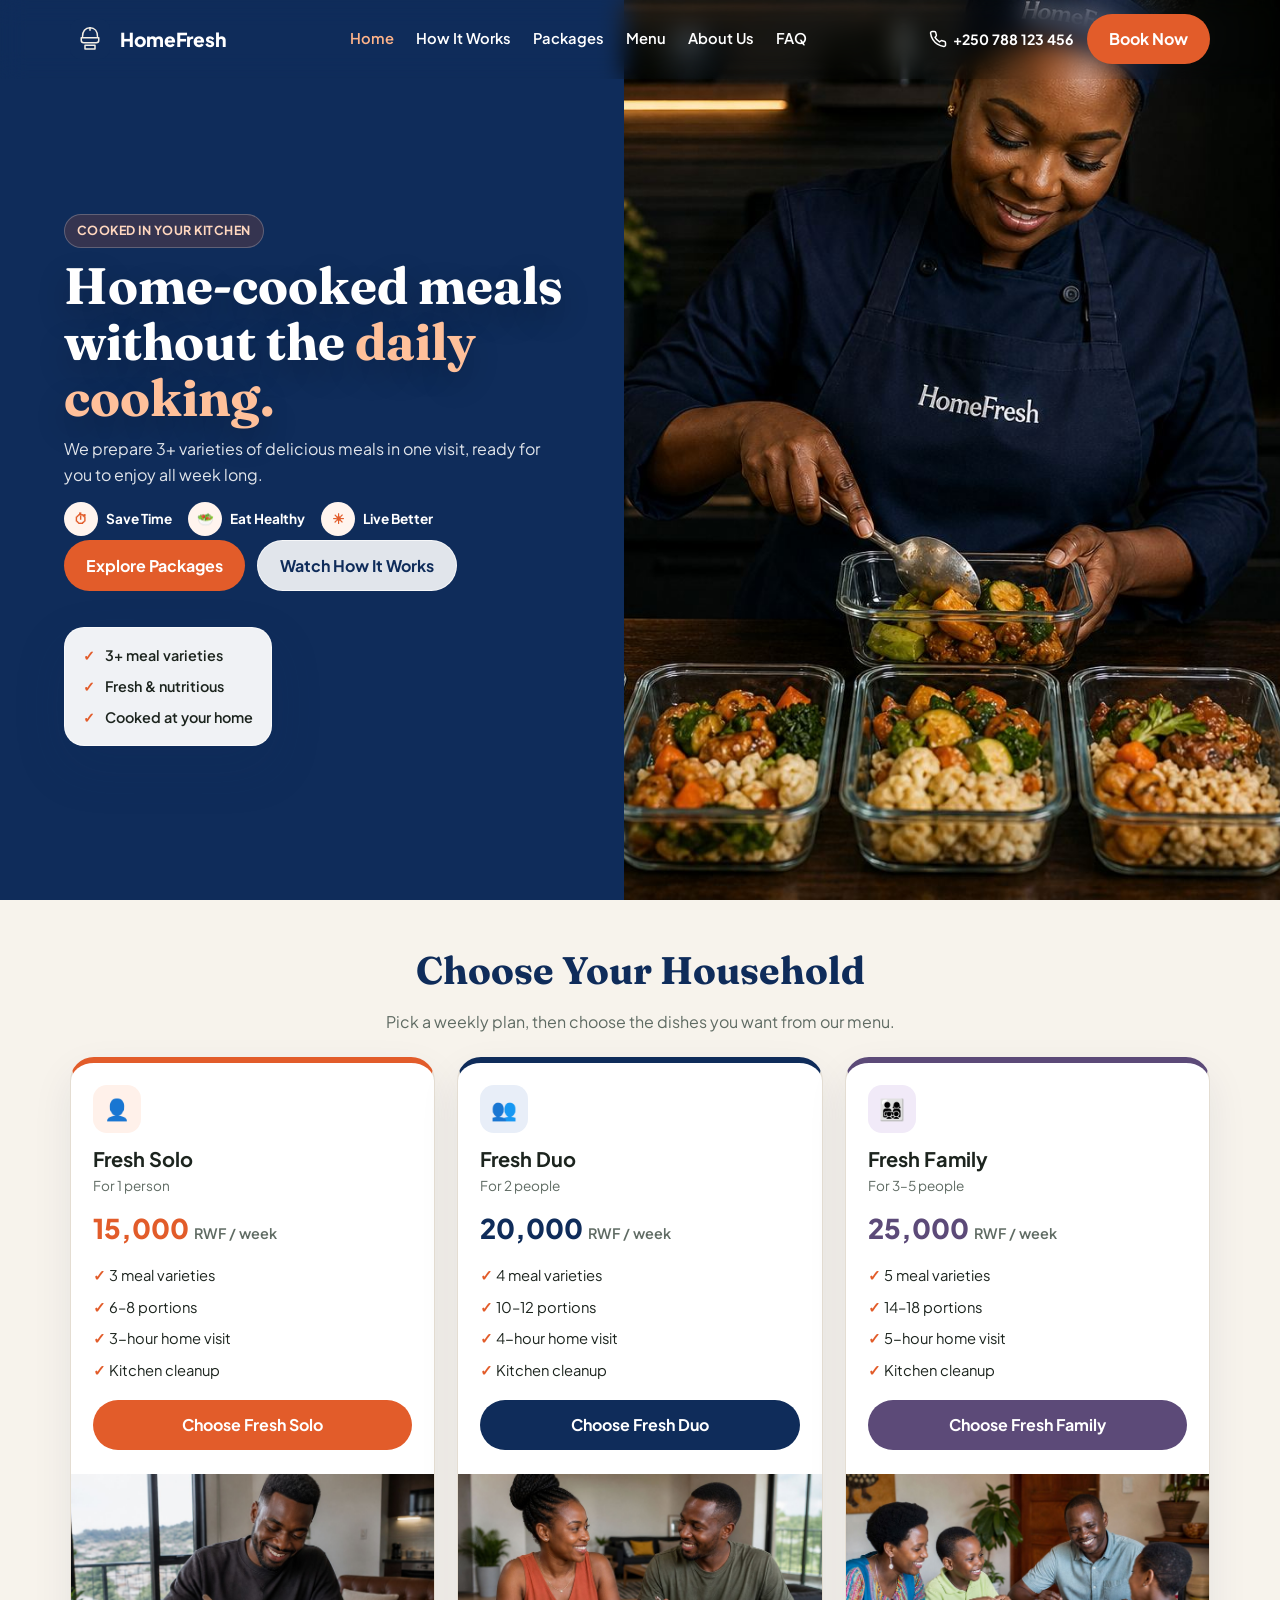
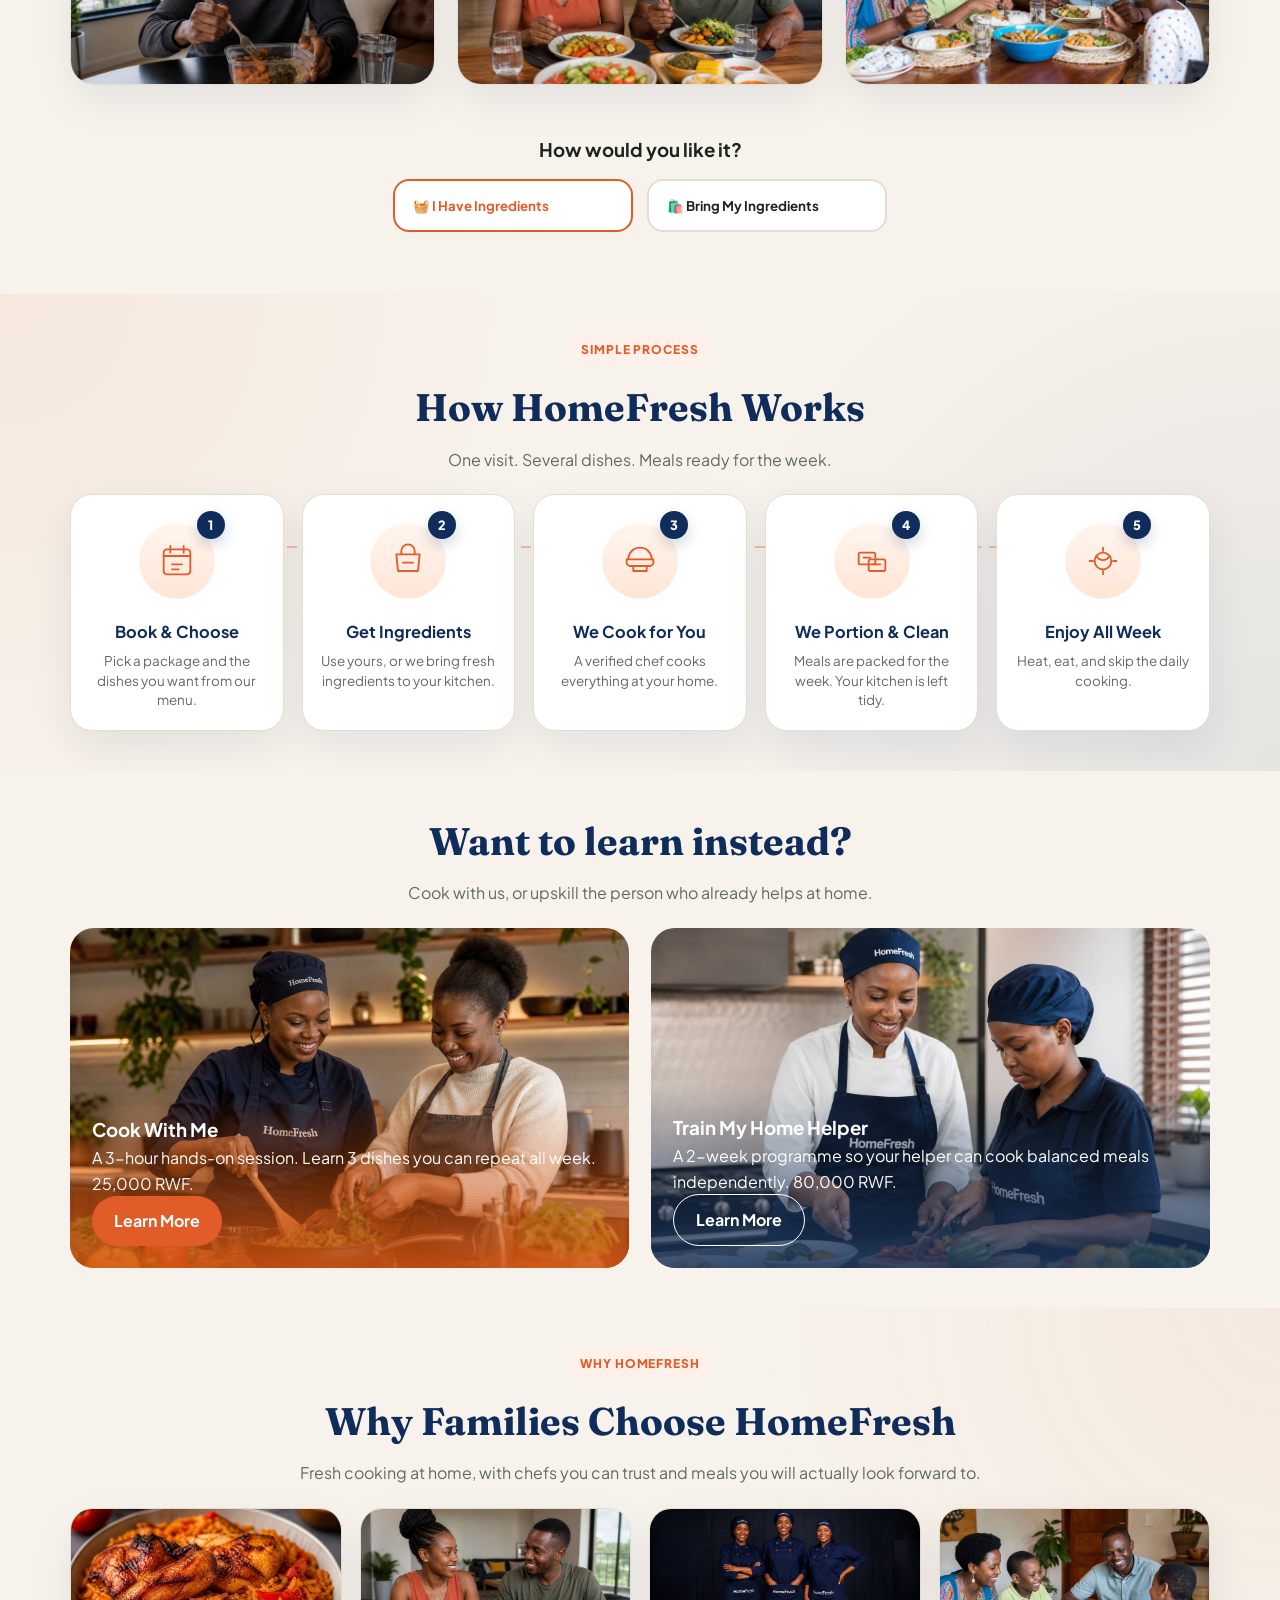
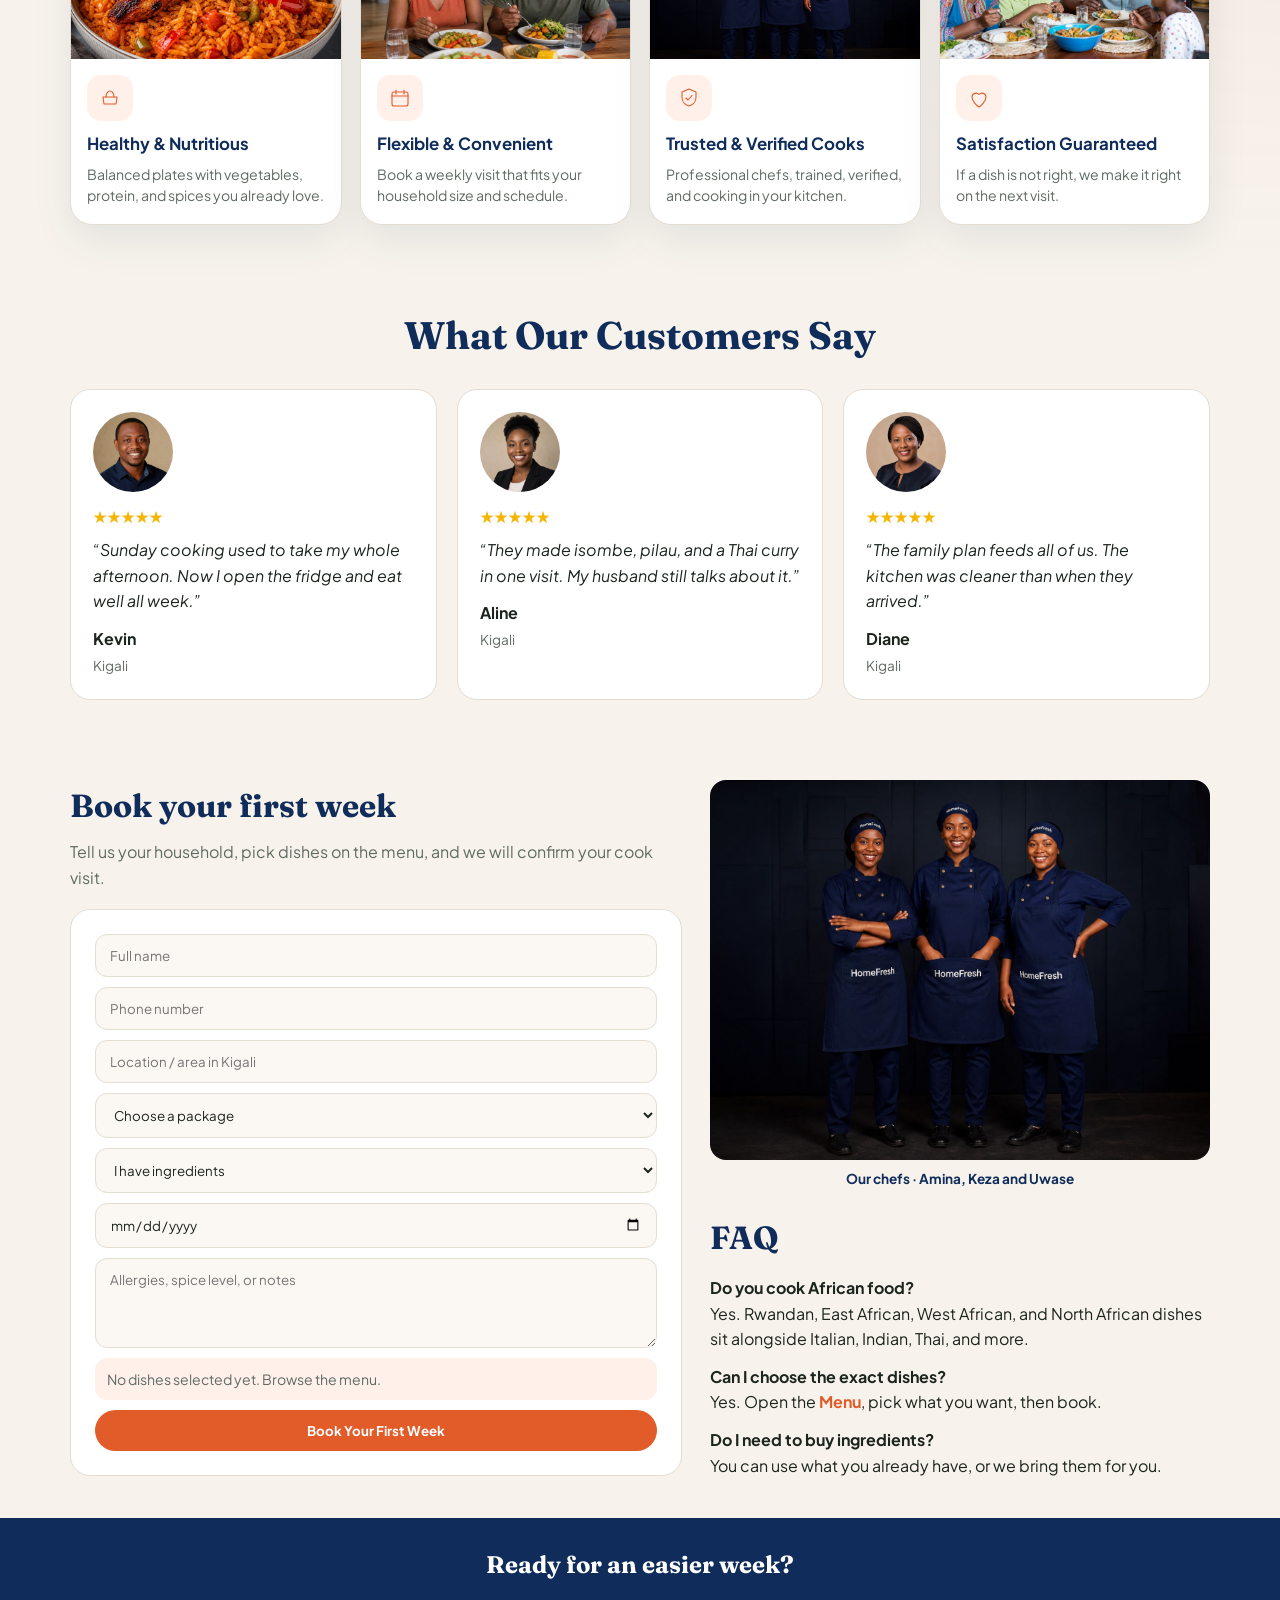
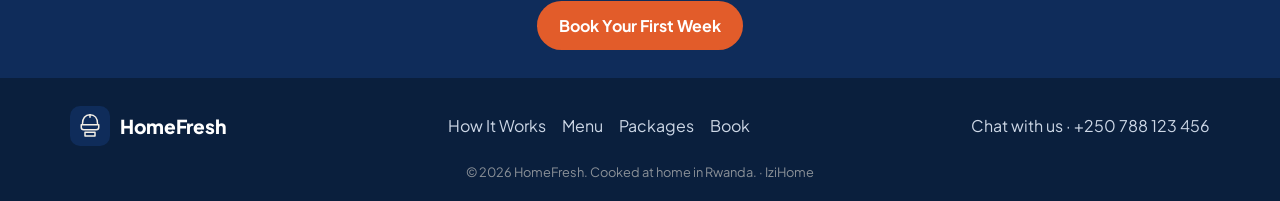
<file: homefresh/index.html>
<!DOCTYPE html>
<html lang="en">
<head>
  <meta charset="UTF-8">
  <meta name="viewport" content="width=device-width, initial-scale=1.0">
  <title>HomeFresh | Home-cooked meals without the daily cooking</title>
  <meta name="description" content="HomeFresh cooks 3+ varieties of delicious meals in one visit at your home in Rwanda. African cuisine and global dishes, portioned for the week.">
  <link rel="icon" href="images/logo.svg" type="image/svg+xml">
  <link rel="preconnect" href="https://fonts.googleapis.com">
  <link rel="preconnect" href="https://fonts.gstatic.com" crossorigin>
  <link href="https://fonts.googleapis.com/css2?family=Fraunces:opsz,wght@9..144,600;9..144,700&family=Plus+Jakarta+Sans:wght@400;500;600;700;800&display=swap" rel="stylesheet">
  <link rel="stylesheet" href="css/styles.css">
</head>
<body>
  <header class="header header-overlay">
    <div class="container header-inner">
      <a class="brand" href="index.html">
        <img src="images/logo.svg" alt="">
        HomeFresh
      </a>
      <button class="menu-toggle" aria-label="Open menu"><span></span><span></span><span></span></button>
      <nav class="nav">
        <a class="active" href="index.html">Home</a>
        <a href="#how">How It Works</a>
        <a href="#packages">Packages</a>
        <a href="menu.html">Menu</a>
        <a href="#about">About Us</a>
        <a href="#faq">FAQ</a>
      </nav>
      <div class="header-actions">
        <a class="phone" href="tel:+250788123456">
          <svg width="18" height="18" viewBox="0 0 24 24" fill="none" stroke="currentColor" stroke-width="2"><path d="M22 16.9v3a2 2 0 0 1-2.2 2 19.8 19.8 0 0 1-8.6-3.1 19.5 19.5 0 0 1-6-6 19.8 19.8 0 0 1-3.1-8.7A2 2 0 0 1 4.1 2h3a2 2 0 0 1 2 1.7c.1.9.3 1.8.6 2.6a2 2 0 0 1-.4 2.1L8.1 9.9a16 16 0 0 0 6 6l1.5-1.2a2 2 0 0 1 2.1-.4c.8.3 1.7.5 2.6.6A2 2 0 0 1 22 16.9z"/></svg>
          <span>+250 788 123 456</span>
        </a>
        <a class="btn btn-orange" href="#book">Book Now</a>
      </div>
    </div>
  </header>

  <main>
    <section class="hero">
          <img class="hero-photo" src="images/hero-chef.jpg?v=8" alt="HomeFresh chef in a dark uniform packing glass fridge boxes">
      <div class="hero-veil" aria-hidden="true"></div>
      <div class="container hero-inner">
        <div class="hero-copy">
          <p class="kicker">Cooked in your kitchen</p>
          <h1>Home-cooked meals without the <span>daily cooking.</span></h1>
          <p class="lead">We prepare 3+ varieties of delicious meals in one visit, ready for you to enjoy all week long.</p>
          <div class="hero-benefits">
            <div><span class="icon-dot">⏱</span> Save Time</div>
            <div><span class="icon-dot">🥗</span> Eat Healthy</div>
            <div><span class="icon-dot">☀</span> Live Better</div>
          </div>
          <div class="hero-ctas">
            <a class="btn btn-orange" href="#packages">Explore Packages</a>
            <a class="btn btn-ghost" href="#how">Watch How It Works</a>
          </div>
        </div>
        <ul class="hero-checks">
          <li><span class="check">✓</span> 3+ meal varieties</li>
          <li><span class="check">✓</span> Fresh &amp; nutritious</li>
          <li><span class="check">✓</span> Cooked at your home</li>
        </ul>
      </div>
    </section>

    <section class="section" id="packages">
      <div class="container">
        <div class="section-head">
          <h2>Choose Your Household</h2>
          <p>Pick a weekly plan, then choose the dishes you want from our menu.</p>
        </div>
        <div class="package-grid">
          <article class="package orange">
            <div class="package-body">
              <div class="package-icon">👤</div>
              <h3>Fresh Solo</h3>
              <p class="who">For 1 person</p>
              <p class="price">15,000 <span>RWF / week</span></p>
              <ul>
                <li><span class="check">✓</span> 3 meal varieties</li>
                <li><span class="check">✓</span> 6–8 portions</li>
                <li><span class="check">✓</span> 3-hour home visit</li>
                <li><span class="check">✓</span> Kitchen cleanup</li>
              </ul>
              <a class="btn btn-orange" href="menu.html?package=solo">Choose Fresh Solo</a>
            </div>
            <img src="images/pkg-solo.jpg" alt="One person enjoying a HomeFresh meal">
          </article>
          <article class="package green">
            <div class="package-body">
              <div class="package-icon">👥</div>
              <h3>Fresh Duo</h3>
              <p class="who">For 2 people</p>
              <p class="price">20,000 <span>RWF / week</span></p>
              <ul>
                <li><span class="check">✓</span> 4 meal varieties</li>
                <li><span class="check">✓</span> 10–12 portions</li>
                <li><span class="check">✓</span> 4-hour home visit</li>
                <li><span class="check">✓</span> Kitchen cleanup</li>
              </ul>
              <a class="btn btn-green" href="menu.html?package=duo">Choose Fresh Duo</a>
            </div>
            <img src="images/pkg-duo.jpg" alt="A couple sharing a HomeFresh meal">
          </article>
          <article class="package purple">
            <div class="package-body">
              <div class="package-icon">👨‍👩‍👧‍👦</div>
              <h3>Fresh Family</h3>
              <p class="who">For 3–5 people</p>
              <p class="price">25,000 <span>RWF / week</span></p>
              <ul>
                <li><span class="check">✓</span> 5 meal varieties</li>
                <li><span class="check">✓</span> 14–18 portions</li>
                <li><span class="check">✓</span> 5-hour home visit</li>
                <li><span class="check">✓</span> Kitchen cleanup</li>
              </ul>
              <a class="btn btn-purple" href="menu.html?package=family">Choose Fresh Family</a>
            </div>
            <img src="images/pkg-family.jpg" alt="A family sharing a HomeFresh meal">
          </article>
        </div>

        <div class="ingredient-choice" id="ingredients">
          <h3>How would you like it?</h3>
          <div class="choice-row">
            <button class="choice have active" data-ingredients="have" type="button">🧺 I Have Ingredients</button>
            <button class="choice bring" data-ingredients="bring" type="button">🛍️ Bring My Ingredients</button>
          </div>
        </div>
      </div>
    </section>

    <section class="section how-section" id="how">
      <div class="container">
        <div class="section-head">
          <span class="how-badge">Simple process</span>
          <h2>How HomeFresh Works</h2>
          <p>One visit. Several dishes. Meals ready for the week.</p>
        </div>
        <div class="steps">
          <article class="step">
            <div class="step-visual">
              <span class="step-num">1</span>
              <span class="step-icon" aria-hidden="true">
                <svg viewBox="0 0 48 48" fill="none" stroke="currentColor" stroke-width="2.2" stroke-linecap="round" stroke-linejoin="round">
                  <rect x="8" y="10" width="32" height="30" rx="4"/>
                  <path d="M8 18h32M16 6v8M32 6v8"/>
                  <path d="M18 28h12M18 34h8"/>
                </svg>
              </span>
            </div>
            <h3>Book &amp; Choose</h3>
            <p>Pick a package and the dishes you want from our menu.</p>
          </article>
          <article class="step">
            <div class="step-visual">
              <span class="step-num">2</span>
              <span class="step-icon" aria-hidden="true">
                <svg viewBox="0 0 48 48" fill="none" stroke="currentColor" stroke-width="2.2" stroke-linecap="round" stroke-linejoin="round">
                  <path d="M10 16h28l-2 20H12L10 16z"/>
                  <path d="M16 16V12a8 8 0 0 1 16 0v4"/>
                  <path d="M18 26h12"/>
                </svg>
              </span>
            </div>
            <h3>Get Ingredients</h3>
            <p>Use yours, or we bring fresh ingredients to your kitchen.</p>
          </article>
          <article class="step">
            <div class="step-visual">
              <span class="step-num">3</span>
              <span class="step-icon" aria-hidden="true">
                <svg viewBox="0 0 48 48" fill="none" stroke="currentColor" stroke-width="2.2" stroke-linecap="round" stroke-linejoin="round">
                  <path d="M10 22c0-8 6-14 14-14s14 6 14 14"/>
                  <path d="M8 22h32v4c0 2-2 4-4 4H12c-2 0-4-2-4-4v-4z"/>
                  <path d="M16 30v6h16v-6"/>
                </svg>
              </span>
            </div>
            <h3>We Cook for You</h3>
            <p>A verified chef cooks everything at your home.</p>
          </article>
          <article class="step">
            <div class="step-visual">
              <span class="step-num">4</span>
              <span class="step-icon" aria-hidden="true">
                <svg viewBox="0 0 48 48" fill="none" stroke="currentColor" stroke-width="2.2" stroke-linecap="round" stroke-linejoin="round">
                  <rect x="8" y="14" width="20" height="14" rx="2"/>
                  <rect x="20" y="22" width="20" height="14" rx="2"/>
                  <path d="M14 20h8M26 28h8"/>
                </svg>
              </span>
            </div>
            <h3>We Portion &amp; Clean</h3>
            <p>Meals are packed for the week. Your kitchen is left tidy.</p>
          </article>
          <article class="step">
            <div class="step-visual">
              <span class="step-num">5</span>
              <span class="step-icon" aria-hidden="true">
                <svg viewBox="0 0 48 48" fill="none" stroke="currentColor" stroke-width="2.2" stroke-linecap="round" stroke-linejoin="round">
                  <circle cx="24" cy="24" r="10"/>
                  <path d="M24 8v4M24 36v4M8 24h4M36 24h4"/>
                  <path d="M16 18c2 3 5 5 8 5s6-2 8-5"/>
                </svg>
              </span>
            </div>
            <h3>Enjoy All Week</h3>
            <p>Heat, eat, and skip the daily cooking.</p>
          </article>
        </div>
      </div>
    </section>

    <section class="section" id="learn">
      <div class="container">
        <div class="section-head">
          <h2>Want to learn instead?</h2>
          <p>Cook with us, or upskill the person who already helps at home.</p>
        </div>
        <div class="two-cards">
          <article class="program cook">
            <img src="images/cook-with-me.jpg?v=3" alt="HomeFresh chef teaching a client to cook">
            <div class="shade">
              <h3>Cook With Me</h3>
              <p>A 3-hour hands-on session. Learn 3 dishes you can repeat all week. 25,000 RWF.</p>
              <a class="btn btn-orange" href="#book">Learn More</a>
            </div>
          </article>
          <article class="program train">
            <img src="images/train-helper.jpg?v=2" alt="Chef training a home helper">
            <div class="shade">
              <h3>Train My Home Helper</h3>
              <p>A 2-week programme so your helper can cook balanced meals independently. 80,000 RWF.</p>
              <a class="btn btn-outline" href="#book" style="color:#fff;border-color:#fff;">Learn More</a>
            </div>
          </article>
        </div>
      </div>
    </section>

    <section class="section why-section" id="about">
      <div class="container">
        <div class="section-head">
          <span class="how-badge">Why HomeFresh</span>
          <h2>Why Families Choose HomeFresh</h2>
          <p>Fresh cooking at home, with chefs you can trust and meals you will actually look forward to.</p>
        </div>
        <div class="why-grid">
          <article class="why-card">
            <img src="images/dish-jollof.jpg" alt="Colorful home-cooked meal">
            <div class="why-body">
              <span class="why-icon" aria-hidden="true">
                <svg viewBox="0 0 48 48" fill="none" stroke="currentColor" stroke-width="2.2" stroke-linecap="round" stroke-linejoin="round">
                  <path d="M10 22h28l-2 14H12L10 22z"/>
                  <path d="M16 22c0-7 4-12 8-12s8 5 8 12"/>
                </svg>
              </span>
              <h3>Healthy &amp; Nutritious</h3>
              <p>Balanced plates with vegetables, protein, and spices you already love.</p>
            </div>
          </article>
          <article class="why-card">
            <img src="images/pkg-duo.jpg" alt="Couple enjoying a HomeFresh meal">
            <div class="why-body">
              <span class="why-icon" aria-hidden="true">
                <svg viewBox="0 0 48 48" fill="none" stroke="currentColor" stroke-width="2.2" stroke-linecap="round">
                  <rect x="8" y="12" width="32" height="28" rx="4"/>
                  <path d="M8 20h32M16 8v8M32 8v8"/>
                </svg>
              </span>
              <h3>Flexible &amp; Convenient</h3>
              <p>Book a weekly visit that fits your household size and schedule.</p>
            </div>
          </article>
          <article class="why-card">
            <img src="images/team-chefs.jpg" alt="HomeFresh chefs">
            <div class="why-body">
              <span class="why-icon" aria-hidden="true">
                <svg viewBox="0 0 48 48" fill="none" stroke="currentColor" stroke-width="2.2" stroke-linecap="round" stroke-linejoin="round">
                  <path d="M24 6l14 6v10c0 9-6 16-14 18-8-2-14-9-14-18V12l14-6z"/>
                  <path d="M18 24l4 4 8-9"/>
                </svg>
              </span>
              <h3>Trusted &amp; Verified Cooks</h3>
              <p>Professional chefs, trained, verified, and cooking in your kitchen.</p>
            </div>
          </article>
          <article class="why-card">
            <img src="images/pkg-family.jpg" alt="Family enjoying a home-cooked meal">
            <div class="why-body">
              <span class="why-icon" aria-hidden="true">
                <svg viewBox="0 0 48 48" fill="none" stroke="currentColor" stroke-width="2.2" stroke-linecap="round">
                  <path d="M24 42s-14-8.8-14-20a8 8 0 0 1 14-5 8 8 0 0 1 14 5c0 11.2-14 20-14 20z"/>
                </svg>
              </span>
              <h3>Satisfaction Guaranteed</h3>
              <p>If a dish is not right, we make it right on the next visit.</p>
            </div>
          </article>
        </div>
      </div>
    </section>

    <section class="section">
      <div class="container">
        <div class="section-head">
          <h2>What Our Customers Say</h2>
        </div>
        <div class="quote-grid">
          <article class="quote">
            <img src="images/testimonial-kevin.jpg" alt="Kevin">
            <div class="stars">★★★★★</div>
            <p>“Sunday cooking used to take my whole afternoon. Now I open the fridge and eat well all week.”</p>
            <strong>Kevin</strong>
            <span>Kigali</span>
          </article>
          <article class="quote">
            <img src="images/testimonial-aline.jpg" alt="Aline">
            <div class="stars">★★★★★</div>
            <p>“They made isombe, pilau, and a Thai curry in one visit. My husband still talks about it.”</p>
            <strong>Aline</strong>
            <span>Kigali</span>
          </article>
          <article class="quote">
            <img src="images/testimonial-diane.jpg" alt="Diane">
            <div class="stars">★★★★★</div>
            <p>“The family plan feeds all of us. The kitchen was cleaner than when they arrived.”</p>
            <strong>Diane</strong>
            <span>Kigali</span>
          </article>
        </div>
      </div>
    </section>

    <section class="section booking" id="book">
      <div class="container booking-grid">
        <div>
          <h2 class="serif" style="font-size:2rem;color:var(--green);margin-bottom:8px;">Book your first week</h2>
          <p style="color:var(--muted);margin-bottom:18px;">Tell us your household, pick dishes on the menu, and we will confirm your cook visit.</p>
          <form class="form" id="booking-form">
            <input name="name" type="text" placeholder="Full name" required>
            <input name="phone" type="tel" placeholder="Phone number" required>
            <input name="area" type="text" placeholder="Location / area in Kigali" required>
            <select name="package" id="package-select" required>
              <option value="">Choose a package</option>
              <option value="solo">Fresh Solo — 15,000 RWF / week</option>
              <option value="duo">Fresh Duo — 20,000 RWF / week</option>
              <option value="family">Fresh Family — 25,000 RWF / week</option>
              <option value="cook">Cook With Me — 25,000 RWF</option>
              <option value="train">Train My Home Helper — 80,000 RWF</option>
            </select>
            <select name="ingredients" id="ingredients-select" required>
              <option value="have">I have ingredients</option>
              <option value="bring">Bring my ingredients</option>
            </select>
            <input name="date" type="date" required>
            <textarea name="notes" placeholder="Allergies, spice level, or notes"></textarea>
            <p class="selected-preview" id="selected-preview">No dishes selected yet. <a href="menu.html">Browse the menu</a>.</p>
            <button class="btn btn-orange" type="submit">Book Your First Week</button>
          </form>
        </div>
        <div id="faq">
          <div class="team-photo">
            <img src="images/team-chefs.jpg" alt="HomeFresh chefs standing together in dark navy uniforms">
            <p>Our chefs · Amina, Keza and Uwase</p>
          </div>
          <h2 class="serif" style="font-size:2rem;color:var(--green);margin-bottom:12px;">FAQ</h2>
          <p><strong>Do you cook African food?</strong><br>Yes. Rwandan, East African, West African, and North African dishes sit alongside Italian, Indian, Thai, and more.</p>
          <p style="margin-top:12px;"><strong>Can I choose the exact dishes?</strong><br>Yes. Open the <a href="menu.html" style="color:var(--orange);font-weight:700;">Menu</a>, pick what you want, then book.</p>
          <p style="margin-top:12px;"><strong>Do I need to buy ingredients?</strong><br>You can use what you already have, or we bring them for you.</p>
        </div>
      </div>
    </section>
  </main>

  <section class="cta-band">
    <div class="container">
      <h2>Ready for an easier week?</h2>
      <a class="btn btn-orange" href="#book">Book Your First Week</a>
    </div>
  </section>

  <footer class="footer">
    <div class="container footer-inner">
      <a class="brand" href="index.html" style="color:#fff;"><img src="images/logo.svg" alt=""> HomeFresh</a>
      <div style="display:flex;gap:16px;flex-wrap:wrap;">
        <a href="#how">How It Works</a>
        <a href="menu.html">Menu</a>
        <a href="#packages">Packages</a>
        <a href="#book">Book</a>
      </div>
      <a href="https://wa.me/250788123456">Chat with us · +250 788 123 456</a>
    </div>
    <div class="container copy">© <span id="year"></span> HomeFresh. Cooked at home in Rwanda. · <a href="/">IziHome</a></div>
  </footer>
  <div class="toast">Thank you. We will confirm your cook visit shortly.</div>
  <script src="js/dishes.js"></script>
  <script src="js/main.js"></script>
</body>
</html>
</file>
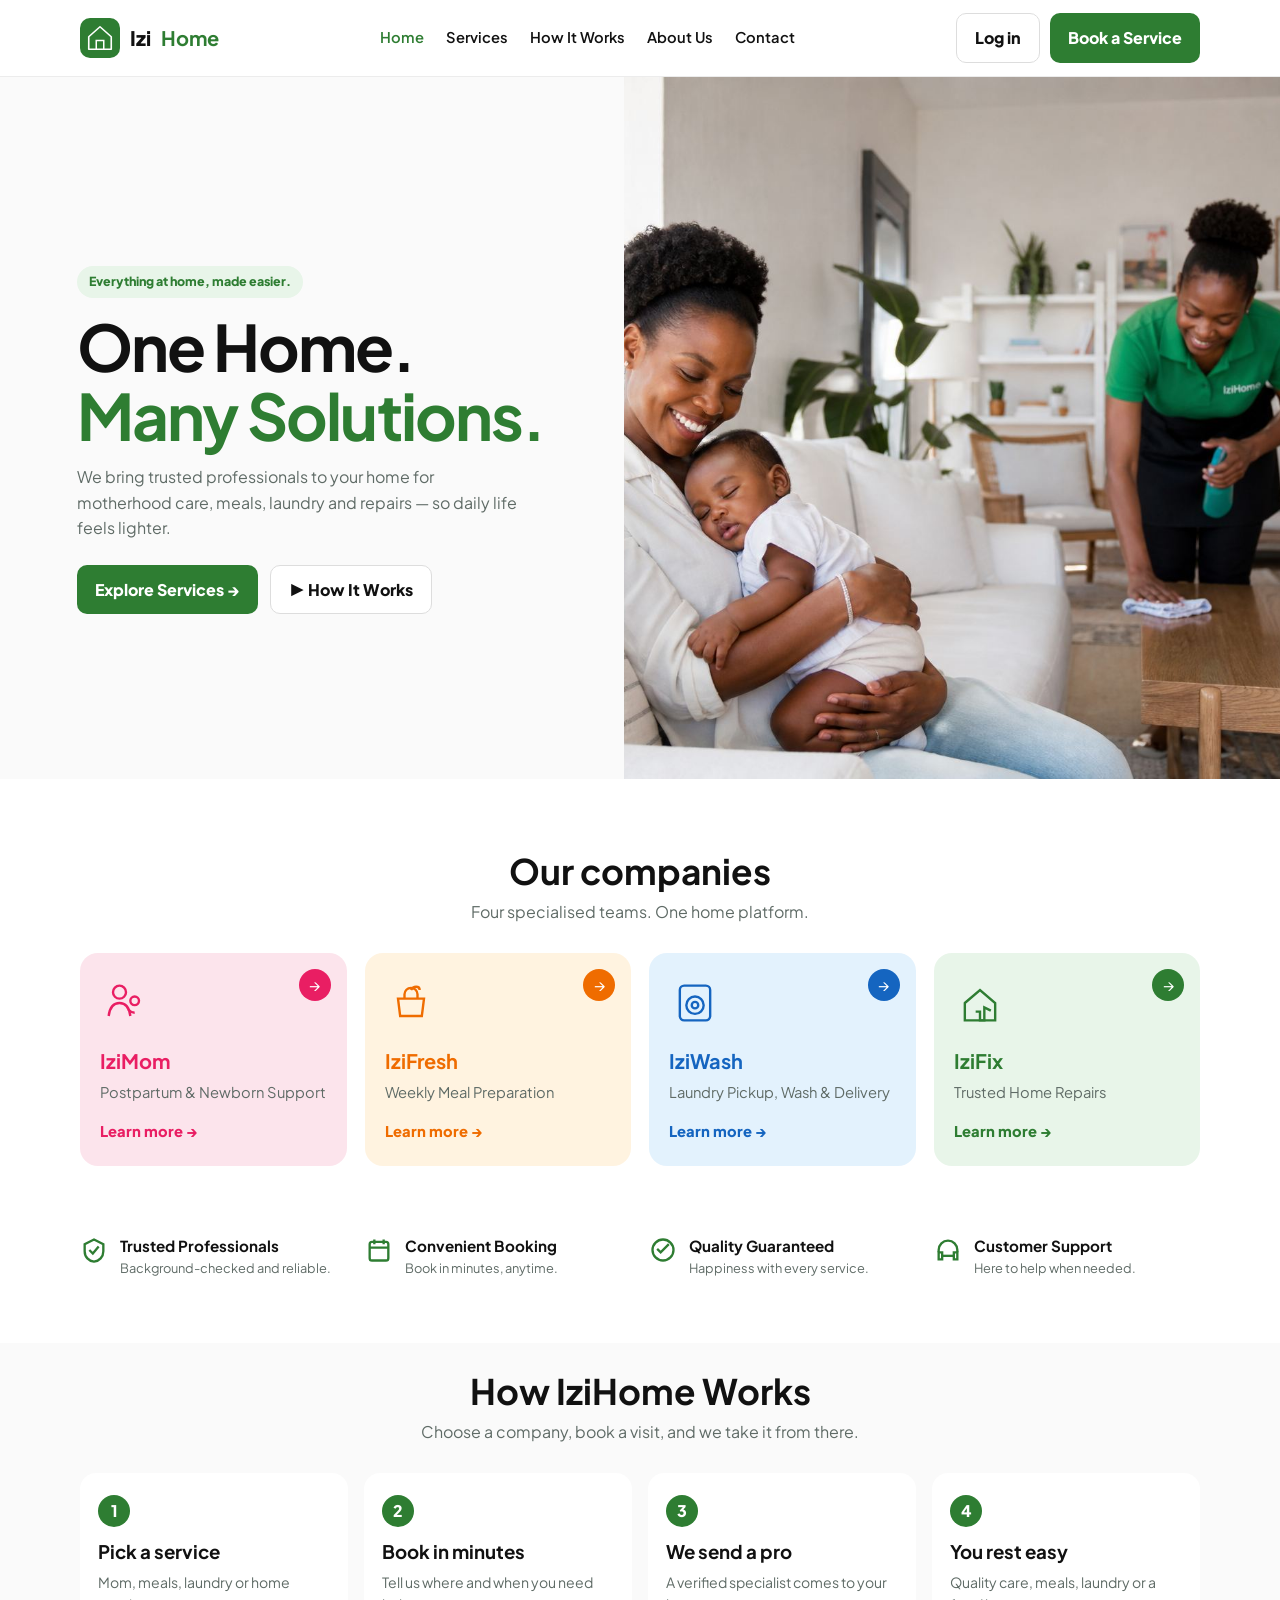
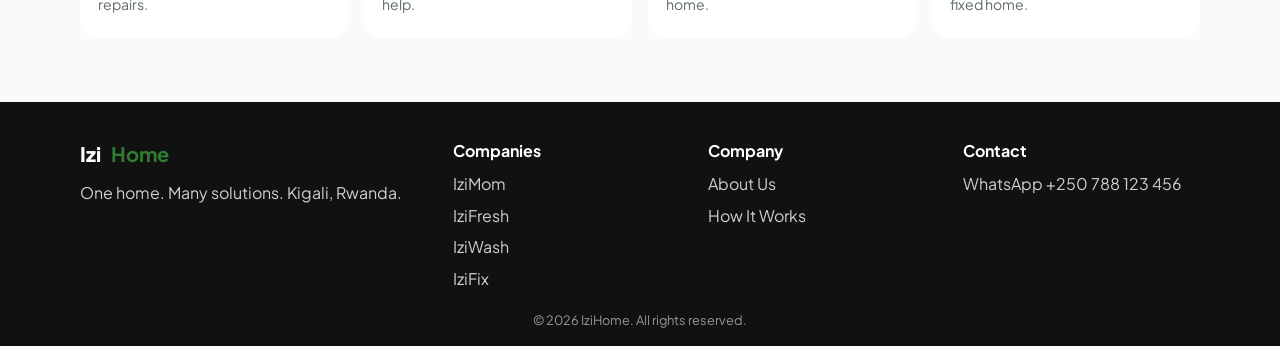
<file: izihome/index.html>
<!DOCTYPE html>
<html lang="en">
<head>
  <meta charset="UTF-8">
  <meta name="viewport" content="width=device-width, initial-scale=1.0">
  <title>IziHome | One Home. Many Solutions.</title>
  <meta name="description" content="IziHome brings trusted professionals to your home in Kigali: IziMom, IziFresh, IziWash and IziFix.">
  <link rel="icon" href="images/logo.svg" type="image/svg+xml">
  <link rel="preconnect" href="https://fonts.googleapis.com">
  <link rel="preconnect" href="https://fonts.gstatic.com" crossorigin>
  <link href="https://fonts.googleapis.com/css2?family=Plus+Jakarta+Sans:wght@400;600;700;800&display=swap" rel="stylesheet">
  <link rel="stylesheet" href="css/styles.css">
</head>
<body>
  <header class="header">
    <div class="container header-inner">
      <a class="brand" href="/">
        <img src="images/logo.svg" alt="">
        Izi<b>Home</b>
      </a>
      <button class="menu-toggle" aria-label="Open menu"><span></span><span></span><span></span></button>
      <nav class="nav">
        <a class="active" href="#home">Home</a>
        <a href="#services">Services</a>
        <a href="#how">How It Works</a>
        <a href="#about">About Us</a>
        <a href="#contact">Contact</a>
      </nav>
      <div class="header-actions">
        <a class="btn btn-outline" href="#contact">Log in</a>
        <a class="btn btn-green" href="#services">Book a Service</a>
      </div>
    </div>
  </header>

  <section class="hero" id="home">
    <div class="hero-copy">
      <p class="kicker">Everything at home, made easier.</p>
      <h1>One Home.<br><span>Many Solutions.</span></h1>
      <p class="lead">We bring trusted professionals to your home for motherhood care, meals, laundry and repairs — so daily life feels lighter.</p>
      <div class="hero-ctas">
        <a class="btn btn-green" href="#services">Explore Services →</a>
        <a class="btn btn-outline" href="#how">▶ How It Works</a>
      </div>
    </div>
    <img class="hero-photo" src="images/hero-izihome.jpg" alt="IziHome helper supporting a mother and baby at home">
  </section>

  <section class="services" id="services">
    <div class="container">
      <div class="section-head">
        <h2>Our companies</h2>
        <p>Four specialised teams. One home platform.</p>
      </div>
      <div class="grid-4">
        <a class="card pink" href="/momhelper/">
          <span class="arrow">→</span>
          <svg class="card-icon" viewBox="0 0 48 48" fill="none" stroke="#e91e63" stroke-width="2.2"><circle cx="18" cy="14" r="6"/><path d="M8 36c1-8 5-12 10-12s9 4 10 12"/><circle cx="32" cy="22" r="4"/><path d="M26 30c2 2 4 3 6 3"/></svg>
          <h3>IziMom</h3>
          <p>Postpartum &amp; Newborn Support</p>
          <span class="go">Learn more →</span>
        </a>
        <a class="card orange" href="/homefresh/">
          <span class="arrow">→</span>
          <svg class="card-icon" viewBox="0 0 48 48" fill="none" stroke="#ef6c00" stroke-width="2.2"><path d="M12 20h24l-2 16H14L12 20z"/><path d="M18 20V16a6 6 0 0 1 12 0v4"/><path d="M24 12c2-4 8-4 8 0"/></svg>
          <h3>IziFresh</h3>
          <p>Weekly Meal Preparation</p>
          <span class="go">Learn more →</span>
        </a>
        <a class="card blue" href="/washweek/">
          <span class="arrow">→</span>
          <svg class="card-icon" viewBox="0 0 48 48" fill="none" stroke="#1565c0" stroke-width="2.2"><rect x="10" y="8" width="28" height="32" rx="4"/><circle cx="24" cy="26" r="8"/><circle cx="24" cy="26" r="3"/></svg>
          <h3>IziWash</h3>
          <p>Laundry Pickup, Wash &amp; Delivery</p>
          <span class="go">Learn more →</span>
        </a>
        <a class="card green" href="/homecare/">
          <span class="arrow">→</span>
          <svg class="card-icon" viewBox="0 0 48 48" fill="none" stroke="#2e7d32" stroke-width="2.2"><path d="M10 24 L24 12 L38 24 V40 H10 Z"/><path d="M20 32 h4 v8 h4 v-12 l6 3"/></svg>
          <h3>IziFix</h3>
          <p>Trusted Home Repairs</p>
          <span class="go">Learn more →</span>
        </a>
      </div>
    </div>
  </section>

  <section class="trust" id="about">
    <div class="container trust-bar">
      <article>
        <svg viewBox="0 0 24 24" fill="none" stroke="currentColor" stroke-width="2"><path d="M12 3l8 4v6c0 5-3.5 8.5-8 9-4.5-.5-8-4-8-9V7l8-4z"/><path d="M8 12l3 3 5-6"/></svg>
        <div>
          <h3>Trusted Professionals</h3>
          <p>Background-checked and reliable.</p>
        </div>
      </article>
      <article>
        <svg viewBox="0 0 24 24" fill="none" stroke="currentColor" stroke-width="2"><rect x="4" y="5" width="16" height="16" rx="2"/><path d="M4 10h16M8 3v4M16 3v4"/></svg>
        <div>
          <h3>Convenient Booking</h3>
          <p>Book in minutes, anytime.</p>
        </div>
      </article>
      <article>
        <svg viewBox="0 0 24 24" fill="none" stroke="currentColor" stroke-width="2"><path d="M7 11l3 3 7-7"/><circle cx="12" cy="12" r="9"/></svg>
        <div>
          <h3>Quality Guaranteed</h3>
          <p>Happiness with every service.</p>
        </div>
      </article>
      <article>
        <svg viewBox="0 0 24 24" fill="none" stroke="currentColor" stroke-width="2"><path d="M4 14v-2a8 8 0 0 1 16 0v2"/><path d="M4 14h3v6H4zM17 14h3v6h-3z"/><path d="M7 17h10"/></svg>
        <div>
          <h3>Customer Support</h3>
          <p>Here to help when needed.</p>
        </div>
      </article>
    </div>
  </section>

  <section class="how" id="how">
    <div class="container">
      <div class="section-head">
        <h2>How IziHome Works</h2>
        <p>Choose a company, book a visit, and we take it from there.</p>
      </div>
      <div class="steps">
        <article class="step"><span>1</span><h3>Pick a service</h3><p>Mom, meals, laundry or home repairs.</p></article>
        <article class="step"><span>2</span><h3>Book in minutes</h3><p>Tell us where and when you need help.</p></article>
        <article class="step"><span>3</span><h3>We send a pro</h3><p>A verified specialist comes to your home.</p></article>
        <article class="step"><span>4</span><h3>You rest easy</h3><p>Quality care, meals, laundry or a fixed home.</p></article>
      </div>
    </div>
  </section>

  <footer class="footer" id="contact">
    <div class="container footer-grid">
      <div>
        <a class="brand" href="/" style="color:#fff;">Izi<b>Home</b></a>
        <p style="margin-top:10px;">One home. Many solutions. Kigali, Rwanda.</p>
      </div>
      <div>
        <h4>Companies</h4>
        <ul>
          <li><a href="/momhelper/">IziMom</a></li>
          <li><a href="/homefresh/">IziFresh</a></li>
          <li><a href="/washweek/">IziWash</a></li>
          <li><a href="/homecare/">IziFix</a></li>
        </ul>
      </div>
      <div>
        <h4>Company</h4>
        <ul>
          <li><a href="#about">About Us</a></li>
          <li><a href="#how">How It Works</a></li>
        </ul>
      </div>
      <div>
        <h4>Contact</h4>
        <p>WhatsApp +250 788 123 456</p>
      </div>
    </div>
    <div class="container copy">© <span id="year"></span> IziHome. All rights reserved.</div>
  </footer>
  <script src="js/main.js"></script>
</body>
</html>
</file>
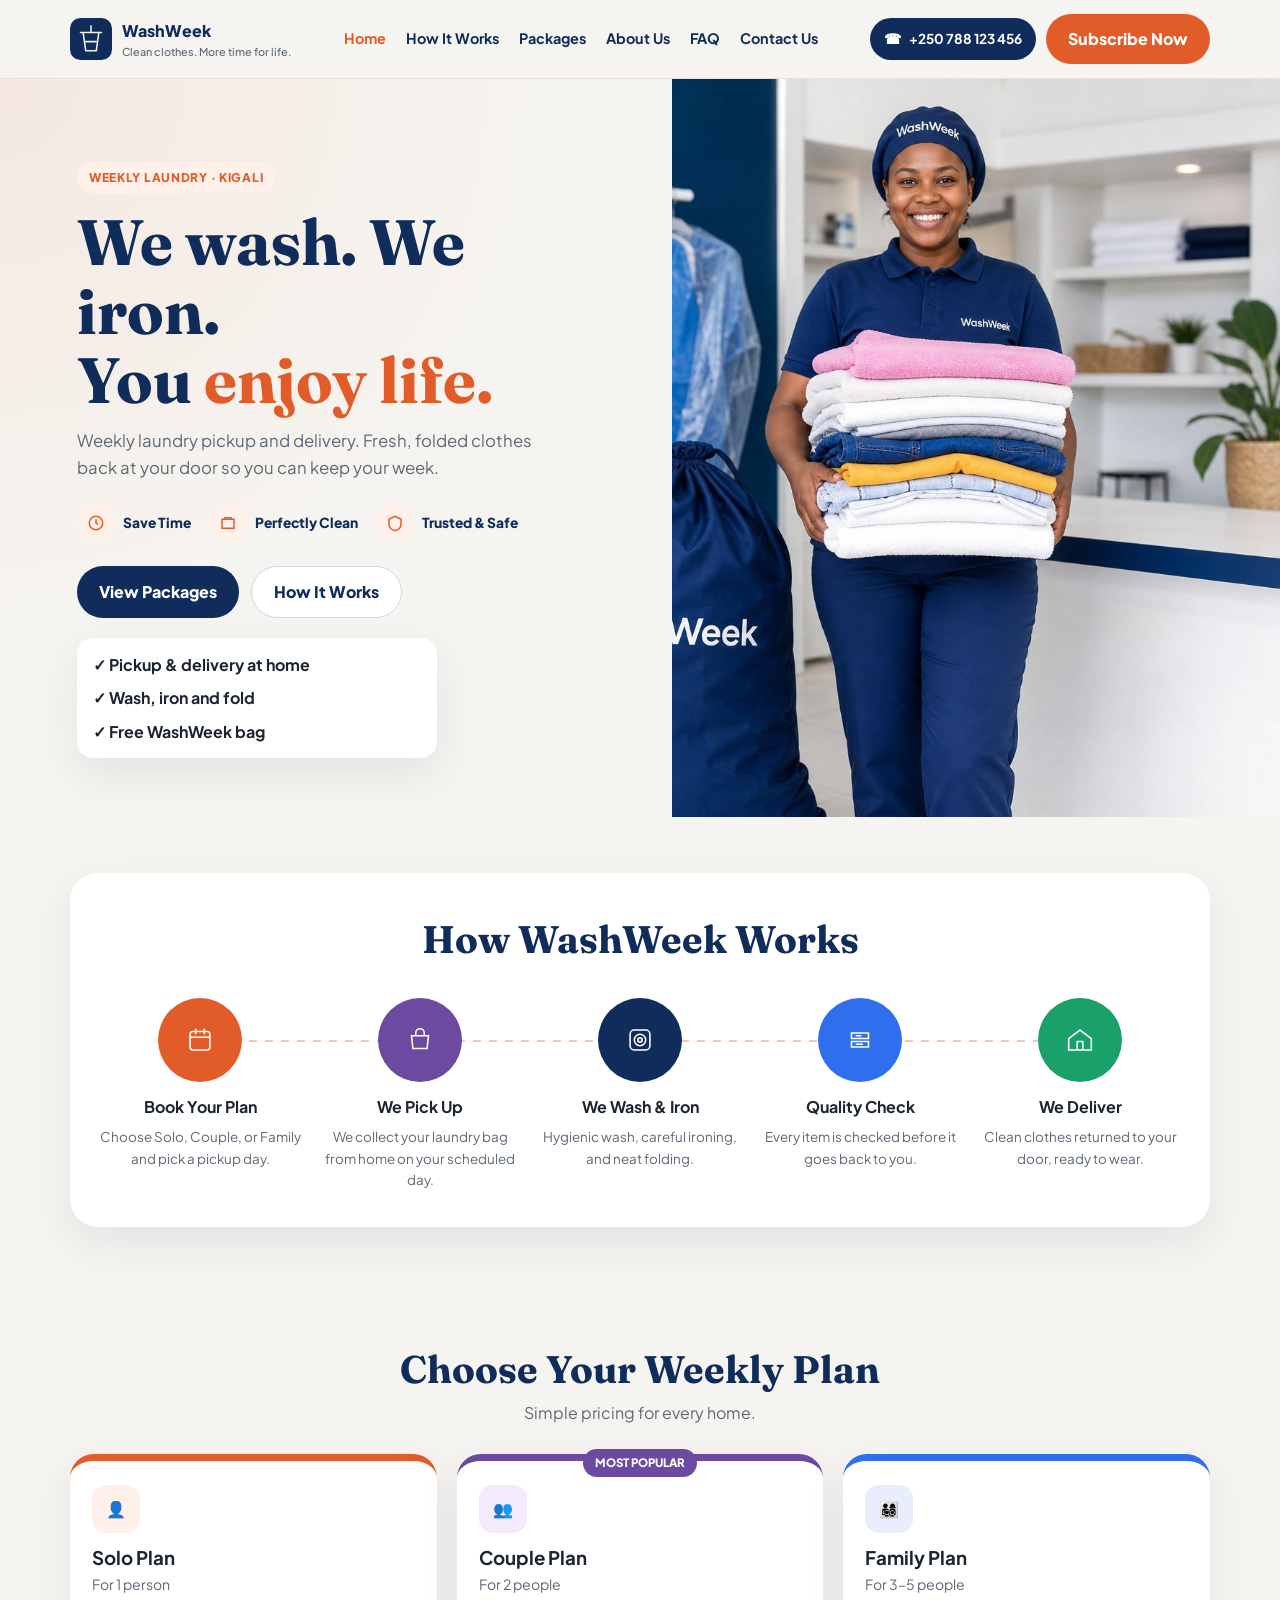
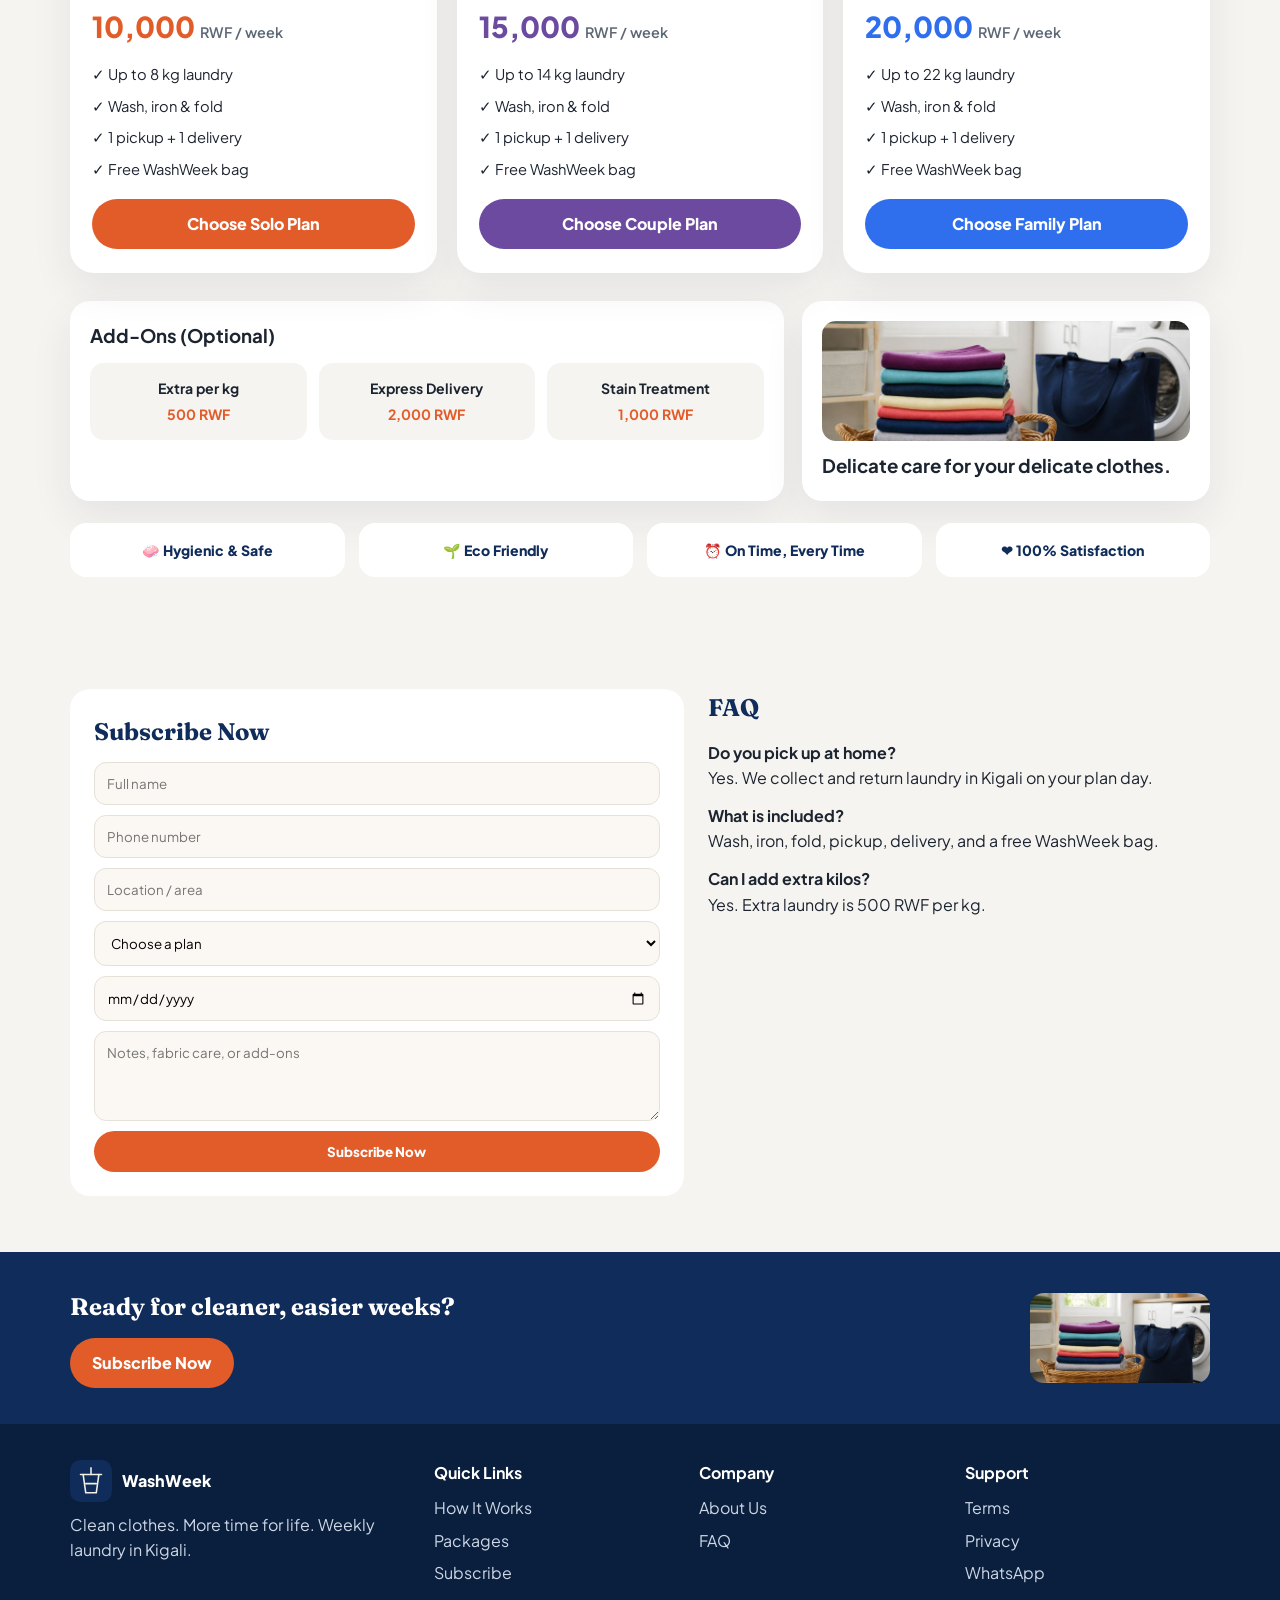
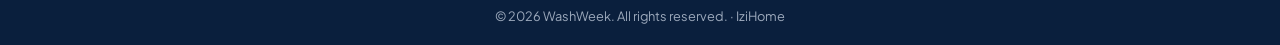
<file: washweek/index.html>
<!DOCTYPE html>
<html lang="en">
<head>
  <meta charset="UTF-8">
  <meta name="viewport" content="width=device-width, initial-scale=1.0">
  <title>WashWeek | We wash. We iron. You enjoy life.</title>
  <meta name="description" content="WashWeek weekly laundry in Rwanda. We pick up, wash, iron, fold, and deliver. Solo, couple, and family plans from 10,000 RWF per week.">
  <link rel="icon" href="images/logo.svg" type="image/svg+xml">
  <link rel="preconnect" href="https://fonts.googleapis.com">
  <link rel="preconnect" href="https://fonts.gstatic.com" crossorigin>
  <link href="https://fonts.googleapis.com/css2?family=Fraunces:opsz,wght@9..144,700&family=Plus+Jakarta+Sans:wght@400;600;700;800&display=swap" rel="stylesheet">
  <link rel="stylesheet" href="css/styles.css">
</head>
<body>
  <header class="header">
    <div class="container header-inner">
      <a class="brand" href="index.html">
        <img src="images/logo.svg" alt="">
        <span>WashWeek<small>Clean clothes. More time for life.</small></span>
      </a>
      <button class="menu-toggle" aria-label="Open menu"><span></span><span></span><span></span></button>
      <nav class="nav">
        <a class="active" href="#home">Home</a>
        <a href="#how">How It Works</a>
        <a href="#packages">Packages</a>
        <a href="#about">About Us</a>
        <a href="#faq">FAQ</a>
        <a href="#book">Contact Us</a>
      </nav>
      <div class="header-actions">
        <a class="phone-btn" href="tel:+250788123456">☎ <span>+250 788 123 456</span></a>
        <a class="btn btn-coral" href="#book">Subscribe Now</a>
      </div>
    </div>
  </header>

  <section class="hero" id="home">
    <div class="hero-copy">
      <p class="kicker">Weekly laundry · Kigali</p>
      <h1>We wash. We iron.<br>You <span>enjoy life.</span></h1>
      <p class="lead">Weekly laundry pickup and delivery. Fresh, folded clothes back at your door so you can keep your week.</p>
      <div class="hero-benefits">
        <div>
          <span class="icon" aria-hidden="true">
            <svg viewBox="0 0 24 24" fill="none" stroke="currentColor" stroke-width="2"><circle cx="12" cy="12" r="9"/><path d="M12 7v5l3 2"/></svg>
          </span>
          Save Time
        </div>
        <div>
          <span class="icon" aria-hidden="true">
            <svg viewBox="0 0 24 24" fill="none" stroke="currentColor" stroke-width="2"><path d="M4 7h16v12H4z"/><path d="M8 7V5h8v2"/></svg>
          </span>
          Perfectly Clean
        </div>
        <div>
          <span class="icon" aria-hidden="true">
            <svg viewBox="0 0 24 24" fill="none" stroke="currentColor" stroke-width="2"><path d="M12 3l8 4v6c0 5-3.5 8.5-8 9-4.5-.5-8-4-8-9V7l8-4z"/></svg>
          </span>
          Trusted &amp; Safe
        </div>
      </div>
      <div class="hero-ctas">
        <a class="btn btn-navy" href="#packages">View Packages</a>
        <a class="btn btn-outline" href="#how">How It Works</a>
      </div>
      <ul class="hero-checks">
        <li>✓ Pickup &amp; delivery at home</li>
        <li>✓ Wash, iron and fold</li>
        <li>✓ Free WashWeek bag</li>
      </ul>
    </div>
    <div class="hero-media">
      <img class="hero-photo" src="images/hero-laundry.jpg" alt="WashWeek attendant holding neatly folded laundry">
    </div>
  </section>

  <section class="section" id="how">
    <div class="container">
      <div class="how-box">
        <div class="section-head">
          <h2>How WashWeek Works</h2>
        </div>
        <div class="steps">
          <article class="step">
            <div class="step-icon" aria-hidden="true">
              <svg viewBox="0 0 48 48" fill="none" stroke="currentColor" stroke-width="2.2"><rect x="10" y="12" width="28" height="26" rx="4"/><path d="M10 20h28M18 8v8M30 8v8"/></svg>
            </div>
            <h3>Book Your Plan</h3>
            <p>Choose Solo, Couple, or Family and pick a pickup day.</p>
          </article>
          <article class="step">
            <div class="step-icon" aria-hidden="true">
              <svg viewBox="0 0 48 48" fill="none" stroke="currentColor" stroke-width="2.2"><path d="M12 18h24l-2 18H14L12 18z"/><path d="M18 18V14a6 6 0 0 1 12 0v4"/></svg>
            </div>
            <h3>We Pick Up</h3>
            <p>We collect your laundry bag from home on your scheduled day.</p>
          </article>
          <article class="step">
            <div class="step-icon" aria-hidden="true">
              <svg viewBox="0 0 48 48" fill="none" stroke="currentColor" stroke-width="2.2"><rect x="10" y="10" width="28" height="28" rx="6"/><circle cx="24" cy="24" r="8"/><circle cx="24" cy="24" r="3"/></svg>
            </div>
            <h3>We Wash &amp; Iron</h3>
            <p>Hygienic wash, careful ironing, and neat folding.</p>
          </article>
          <article class="step">
            <div class="step-icon" aria-hidden="true">
              <svg viewBox="0 0 48 48" fill="none" stroke="currentColor" stroke-width="2.2"><path d="M12 14h24v8H12z"/><path d="M12 26h24v8H12z"/><path d="M18 18h8M18 30h10"/></svg>
            </div>
            <h3>Quality Check</h3>
            <p>Every item is checked before it goes back to you.</p>
          </article>
          <article class="step">
            <div class="step-icon" aria-hidden="true">
              <svg viewBox="0 0 48 48" fill="none" stroke="currentColor" stroke-width="2.2"><path d="M8 22l16-12 16 12v16H8V22z"/><path d="M20 38V26h8v12"/></svg>
            </div>
            <h3>We Deliver</h3>
            <p>Clean clothes returned to your door, ready to wear.</p>
          </article>
        </div>
      </div>
    </div>
  </section>

  <section class="section" id="packages">
    <div class="container">
      <div class="section-head">
        <h2>Choose Your Weekly Plan</h2>
        <p>Simple pricing for every home.</p>
      </div>
      <div class="plans">
        <article class="plan">
          <div class="plan-icon">👤</div>
          <h3>Solo Plan</h3>
          <p class="who">For 1 person</p>
          <p class="price">10,000 <span>RWF / week</span></p>
          <ul>
            <li>✓ Up to 8 kg laundry</li>
            <li>✓ Wash, iron &amp; fold</li>
            <li>✓ 1 pickup + 1 delivery</li>
            <li>✓ Free WashWeek bag</li>
          </ul>
          <a class="btn btn-coral" href="#book">Choose Solo Plan</a>
        </article>
        <article class="plan purple">
          <span class="popular">MOST POPULAR</span>
          <div class="plan-icon">👥</div>
          <h3>Couple Plan</h3>
          <p class="who">For 2 people</p>
          <p class="price">15,000 <span>RWF / week</span></p>
          <ul>
            <li>✓ Up to 14 kg laundry</li>
            <li>✓ Wash, iron &amp; fold</li>
            <li>✓ 1 pickup + 1 delivery</li>
            <li>✓ Free WashWeek bag</li>
          </ul>
          <a class="btn btn-purple" href="#book">Choose Couple Plan</a>
        </article>
        <article class="plan blue">
          <div class="plan-icon">👨‍👩‍👧‍👦</div>
          <h3>Family Plan</h3>
          <p class="who">For 3–5 people</p>
          <p class="price">20,000 <span>RWF / week</span></p>
          <ul>
            <li>✓ Up to 22 kg laundry</li>
            <li>✓ Wash, iron &amp; fold</li>
            <li>✓ 1 pickup + 1 delivery</li>
            <li>✓ Free WashWeek bag</li>
          </ul>
          <a class="btn btn-blue" href="#book">Choose Family Plan</a>
        </article>
      </div>

      <div class="addons" id="about">
        <div class="addon-box">
          <h3>Add-Ons (Optional)</h3>
          <div class="addon-row">
            <div class="addon">Extra per kg<span>500 RWF</span></div>
            <div class="addon">Express Delivery<span>2,000 RWF</span></div>
            <div class="addon">Stain Treatment<span>1,000 RWF</span></div>
          </div>
        </div>
        <aside class="delicate">
          <img src="images/laundry-basket.jpg" alt="Folded laundry in a basket">
          <h3>Delicate care for your delicate clothes.</h3>
        </aside>
      </div>

      <div class="trust">
        <article>🧼 Hygienic &amp; Safe</article>
        <article>🌱 Eco Friendly</article>
        <article>⏰ On Time, Every Time</article>
        <article>❤ 100% Satisfaction</article>
      </div>
    </div>
  </section>

  <section class="section" id="book">
    <div class="container booking">
      <form class="form" id="booking-form">
        <h2 class="serif" style="color:var(--navy);">Subscribe Now</h2>
        <input name="name" type="text" placeholder="Full name" required>
        <input name="phone" type="tel" placeholder="Phone number" required>
        <input name="area" type="text" placeholder="Location / area" required>
        <select name="plan" required>
          <option value="">Choose a plan</option>
          <option>Solo Plan — 10,000 RWF / week</option>
          <option>Couple Plan — 15,000 RWF / week</option>
          <option>Family Plan — 20,000 RWF / week</option>
        </select>
        <input name="date" type="date" required>
        <textarea name="notes" placeholder="Notes, fabric care, or add-ons"></textarea>
        <button class="btn btn-coral" type="submit">Subscribe Now</button>
      </form>
      <div id="faq">
        <h2 class="serif" style="color:var(--navy);margin-bottom:12px;">FAQ</h2>
        <p><strong>Do you pick up at home?</strong><br>Yes. We collect and return laundry in Kigali on your plan day.</p>
        <p style="margin-top:12px;"><strong>What is included?</strong><br>Wash, iron, fold, pickup, delivery, and a free WashWeek bag.</p>
        <p style="margin-top:12px;"><strong>Can I add extra kilos?</strong><br>Yes. Extra laundry is 500 RWF per kg.</p>
      </div>
    </div>
  </section>

  <section class="cta-band">
    <div class="container cta-inner">
      <div>
        <h2>Ready for cleaner, easier weeks?</h2>
        <a class="btn btn-coral" href="#book" style="margin-top:12px;">Subscribe Now</a>
      </div>
      <img src="images/laundry-basket.jpg" alt="Basket of folded clothes">
    </div>
  </section>

  <footer class="footer">
    <div class="container footer-grid">
      <div>
        <a class="brand" href="index.html" style="color:#fff;"><img src="images/logo.svg" alt=""> WashWeek</a>
        <p style="margin-top:10px;">Clean clothes. More time for life. Weekly laundry in Kigali.</p>
      </div>
      <div>
        <h4>Quick Links</h4>
        <ul>
          <li><a href="#how">How It Works</a></li>
          <li><a href="#packages">Packages</a></li>
          <li><a href="#book">Subscribe</a></li>
        </ul>
      </div>
      <div>
        <h4>Company</h4>
        <ul>
          <li><a href="#about">About Us</a></li>
          <li><a href="#faq">FAQ</a></li>
        </ul>
      </div>
      <div>
        <h4>Support</h4>
        <ul>
          <li>Terms</li>
          <li>Privacy</li>
          <li><a href="https://wa.me/250788123456">WhatsApp</a></li>
        </ul>
      </div>
    </div>
    <div class="container copy">© <span id="year"></span> WashWeek. All rights reserved. · <a href="/">IziHome</a></div>
  </footer>
  <div class="toast">Thank you. We will confirm your WashWeek plan shortly.</div>
  <script src="js/main.js"></script>
</body>
</html>
</file>
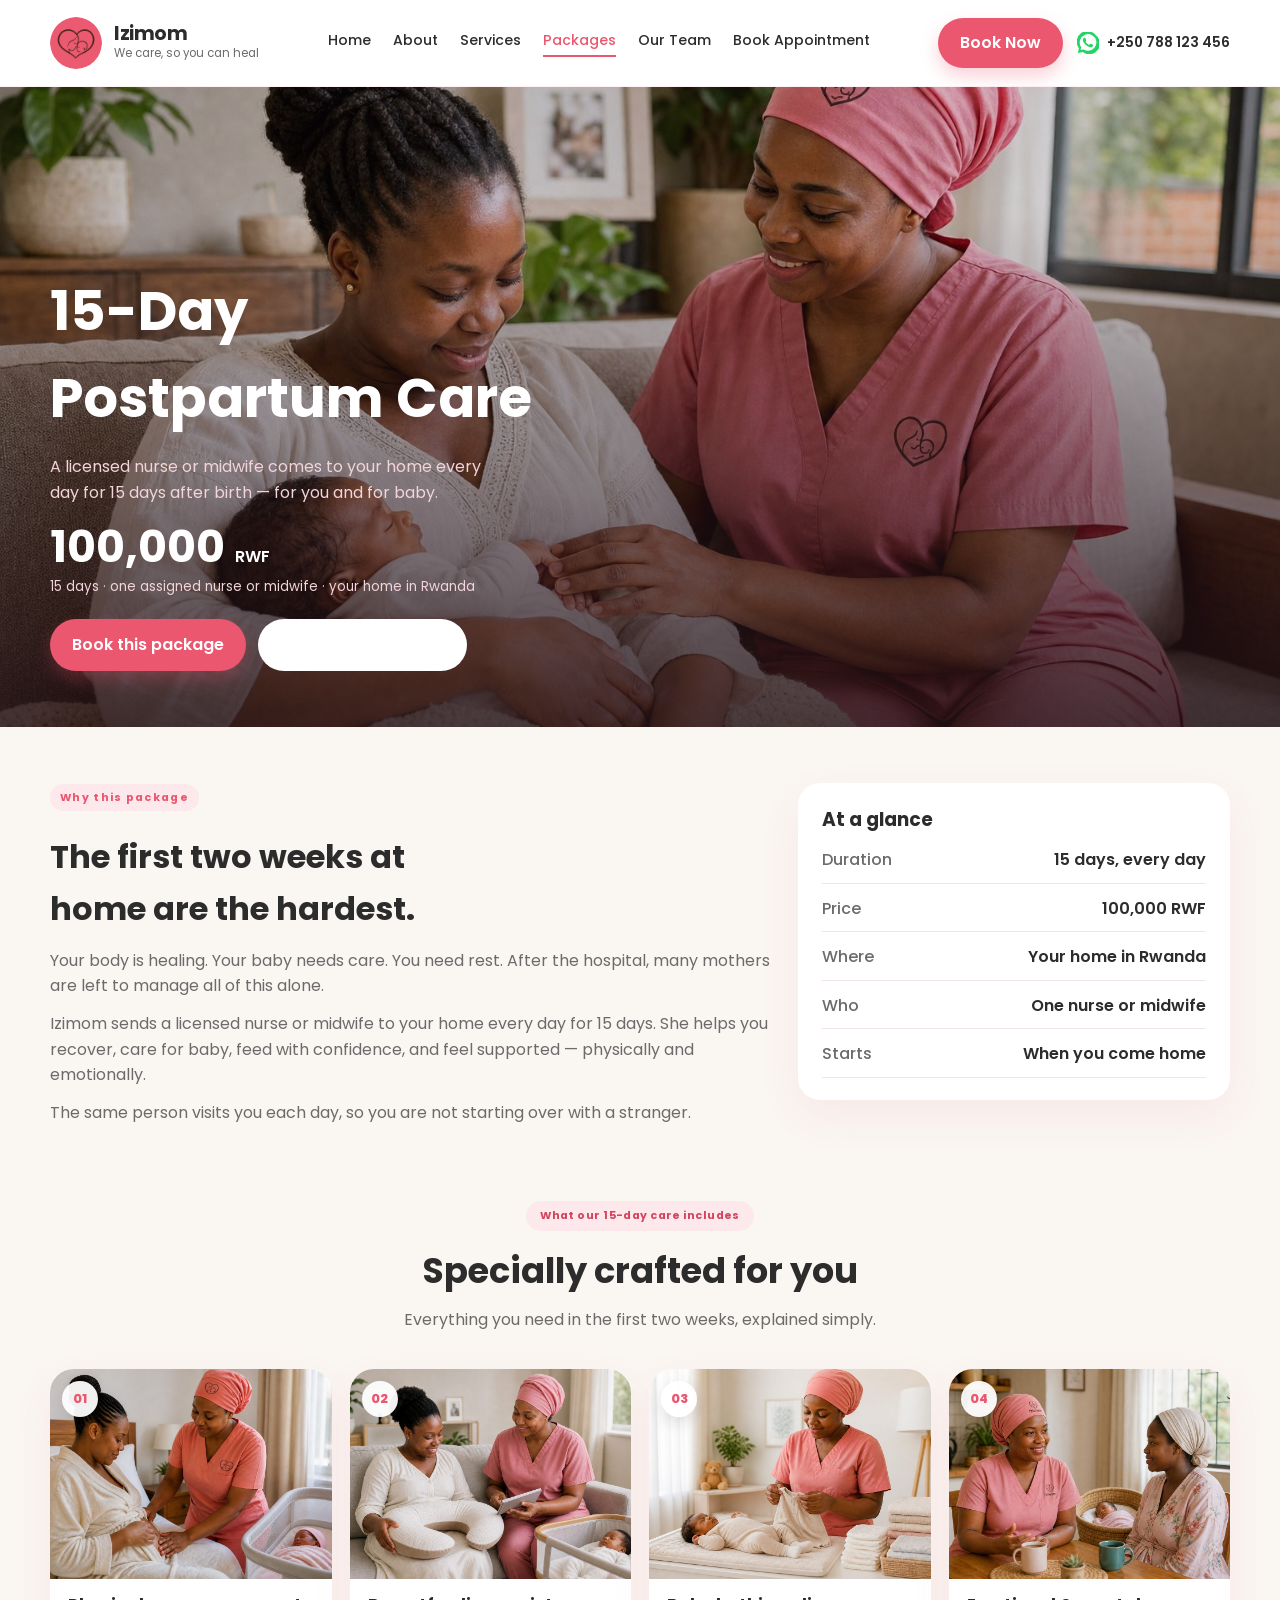
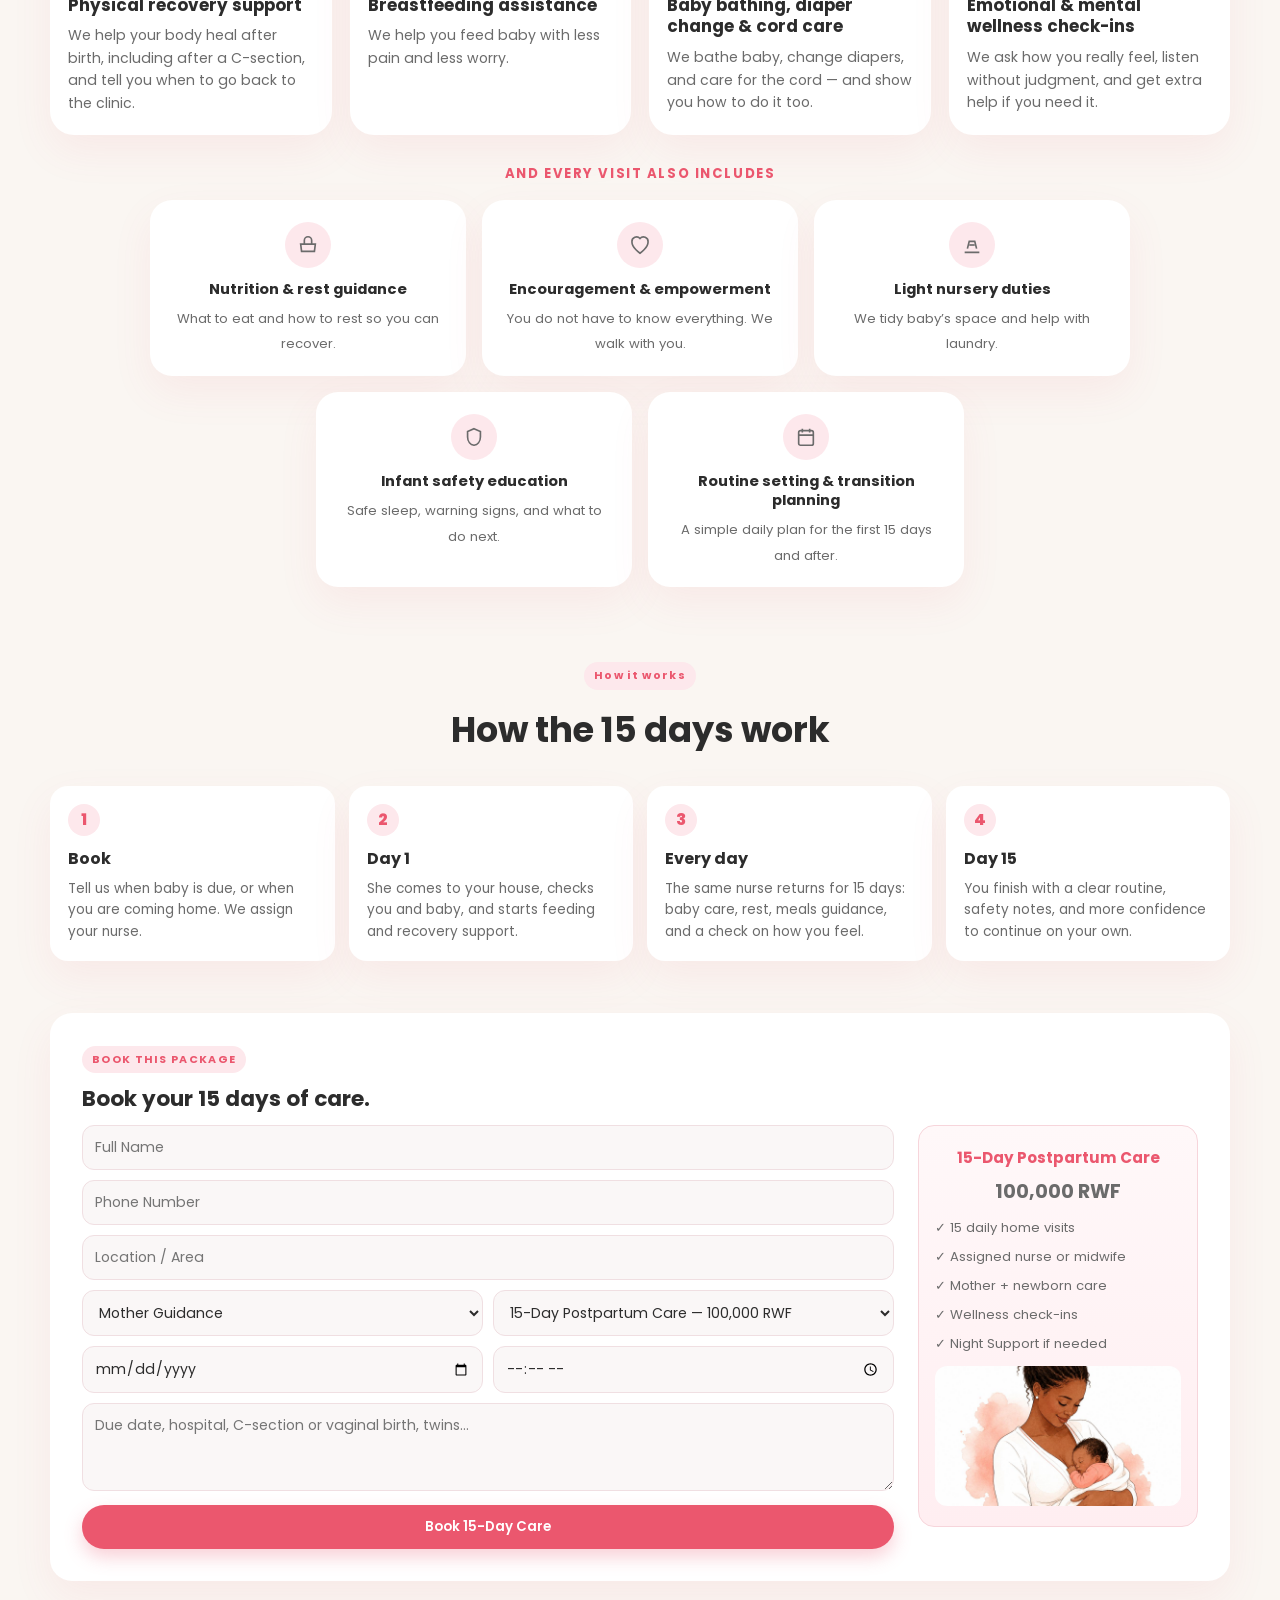
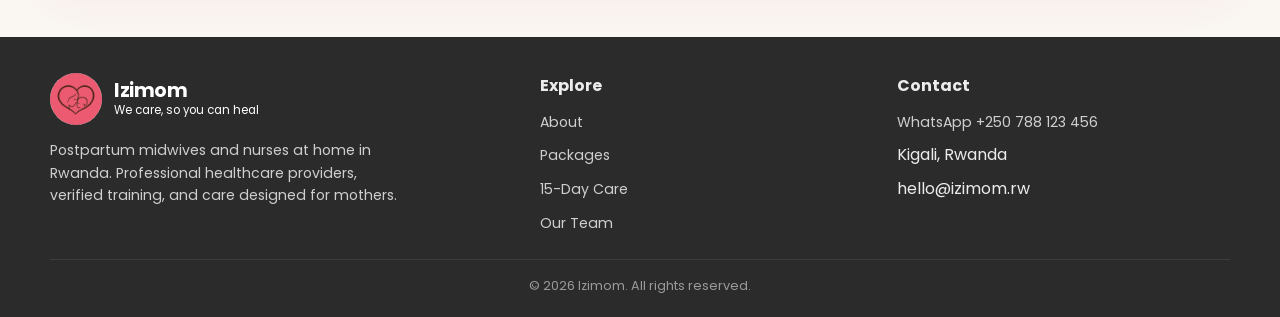
<file: 15-day.html>
<!DOCTYPE html>
<html lang="en">
<head>
  <meta charset="UTF-8">
  <meta name="viewport" content="width=device-width, initial-scale=1.0">
  <title>15-Day Postpartum Care | Izimom</title>
  <meta name="description" content="Daily in-home midwifery support for 15 days after birth in Rwanda. Comprehensive care for mother and newborn. 100,000 RWF.">
  <link rel="icon" href="/images/logo-icon.png?v=7" type="image/png">
  <link rel="preconnect" href="https://fonts.googleapis.com">
  <link rel="preconnect" href="https://fonts.gstatic.com" crossorigin>
  <link href="https://fonts.googleapis.com/css2?family=Poppins:wght@400;500;600;700;800&display=swap" rel="stylesheet">
  <link rel="stylesheet" href="/css/styles.css">
</head>
<body>
  <header class="header">
    <div class="container header-inner">
      <a class="brand" href="/">
        <img src="/images/logo-icon.png?v=7" alt="Izimom logo">
        <span class="brand-text">
          <strong>Izimom</strong>
          <span>We care, so you can heal</span>
        </span>
      </a>

      <button class="menu-toggle" aria-label="Open menu">
        <span></span><span></span><span></span>
      </button>

      <nav class="nav" aria-label="Primary">
        <a href="/">Home</a>
        <a href="/#about">About</a>
        <a href="/#services">Services</a>
        <a class="active" href="/#packages">Packages</a>
        <a href="/#team">Our Team</a>
        <a href="#booking">Book Appointment</a>
      </nav>

      <div class="header-actions">
        <a class="btn btn-primary" href="#booking">Book Now</a>
        <a class="whatsapp" href="https://wa.me/250788123456" target="_blank" rel="noopener">
          <svg viewBox="0 0 24 24" fill="#25D366" aria-hidden="true">
            <path d="M20.5 3.5A11 11 0 0 0 2.1 17.7L1 23l5.4-1.1A11 11 0 1 0 20.5 3.5zm-8.5 17a9.1 9.1 0 0 1-4.6-1.3l-.3-.2-3.2.7.7-3.1-.2-.3A9.1 9.1 0 1 1 12 20.5zm5-6.8c-.3-.1-1.6-.8-1.9-.9s-.4-.1-.6.1-.7.9-.8 1-.3.2-.6.1a7.4 7.4 0 0 1-2.2-1.4 8.2 8.2 0 0 1-1.5-1.9c-.2-.3 0-.4.1-.6l.4-.5.1-.3a.5.5 0 0 0 0-.5c0-.1-.6-1.5-.8-2s-.4-.5-.6-.5h-.5a1 1 0 0 0-.7.3 3 3 0 0 0-1 2.3 5.2 5.2 0 0 0 1.1 2.8 12 12 0 0 0 4.6 4.1 15.6 15.6 0 0 0 1.6.6 3.8 3.8 0 0 0 1.8.1 2.9 2.9 0 0 0 1.9-1.3 2.3 2.3 0 0 0 .2-1.3c-.1-.1-.3-.2-.6-.3z"/>
          </svg>
          <span>+250 788 123 456</span>
        </a>
      </div>
    </div>
  </header>

  <main>
    <section class="pkg-hero">
      <img src="/images/pkg-15-hero.jpg" alt="Izimom nurse visiting a new mother and baby at home">
      <div class="pkg-hero-copy">
        <h1>15-Day Postpartum Care</h1>
        <p>A licensed nurse or midwife comes to your home every day for 15 days after birth — for you and for baby.</p>
        <div class="pkg-hero-price">
          <strong>100,000 <span>RWF</span></strong>
          <small>15 days · one assigned nurse or midwife · your home in Rwanda</small>
        </div>
        <div class="hero-ctas">
          <a class="btn btn-primary" href="#booking">Book this package</a>
          <a class="btn btn-outline" href="#includes">See what’s included</a>
        </div>
      </div>
    </section>

    <section class="pkg-intro">
      <div class="container pkg-intro-grid">
        <div>
          <span class="eyebrow">Why this package</span>
          <h2>The first two weeks at home are the hardest.</h2>
          <p>Your body is healing. Your baby needs care. You need rest. After the hospital, many mothers are left to manage all of this alone.</p>
          <p>Izimom sends a licensed nurse or midwife to your home every day for 15 days. She helps you recover, care for baby, feed with confidence, and feel supported — physically and emotionally.</p>
          <p>The same person visits you each day, so you are not starting over with a stranger.</p>
        </div>
        <aside class="pkg-facts">
          <h3>At a glance</h3>
          <ul>
            <li><span>Duration</span> 15 days, every day</li>
            <li><span>Price</span> 100,000 RWF</li>
            <li><span>Where</span> Your home in Rwanda</li>
            <li><span>Who</span> One nurse or midwife</li>
            <li><span>Starts</span> When you come home</li>
          </ul>
        </aside>
      </div>
    </section>

    <section class="pkg-includes" id="includes">
      <div class="container">
        <div class="section-head">
          <span class="eyebrow pill">What our 15-day care includes</span>
          <h2>Specially crafted for you</h2>
          <p>Everything you need in the first two weeks, explained simply.</p>
        </div>

        <div class="include-grid">
          <article>
            <figure>
              <img src="/images/pkg-15-recovery.jpg" alt="Nurse supporting a mother’s physical recovery at home">
              <span>01</span>
            </figure>
            <div class="include-body">
              <h3>Physical recovery support</h3>
              <p>We help your body heal after birth, including after a C-section, and tell you when to go back to the clinic.</p>
            </div>
          </article>
          <article>
            <figure>
              <img src="/images/pkg-15-feeding.jpg" alt="Nurse guiding a new mother on feeding at home">
              <span>02</span>
            </figure>
            <div class="include-body">
              <h3>Breastfeeding assistance</h3>
              <p>We help you feed baby with less pain and less worry.</p>
            </div>
          </article>
          <article>
            <figure>
              <img src="/images/pkg-15-baby.jpg" alt="Nurse caring for a newborn in the nursery">
              <span>03</span>
            </figure>
            <div class="include-body">
              <h3>Baby bathing, diaper change &amp; cord care</h3>
              <p>We bathe baby, change diapers, and care for the cord — and show you how to do it too.</p>
            </div>
          </article>
          <article>
            <figure>
              <img src="/images/pkg-15-wellness.jpg" alt="Nurse sitting with a mother for a wellness check-in">
              <span>04</span>
            </figure>
            <div class="include-body">
              <h3>Emotional &amp; mental wellness check-ins</h3>
              <p>We ask how you really feel, listen without judgment, and get extra help if you need it.</p>
            </div>
          </article>
        </div>

        <p class="include-more">And every visit also includes</p>
        <div class="include-list">
          <article>
            <span class="include-icon" aria-hidden="true">
              <svg viewBox="0 0 24 24" fill="none" stroke="currentColor" stroke-width="1.8"><path d="M4 11h16l-1 8H5l-1-8z"/><path d="M8 11V7a4 4 0 0 1 8 0v4"/></svg>
            </span>
            <strong>Nutrition &amp; rest guidance</strong>
            <span>What to eat and how to rest so you can recover.</span>
          </article>
          <article>
            <span class="include-icon" aria-hidden="true">
              <svg viewBox="0 0 24 24" fill="none" stroke="currentColor" stroke-width="1.8"><path d="M20.8 8.6a5 5 0 0 0-8.8-3.6A5 5 0 0 0 3.2 8.6C3.2 15 12 21 12 21s8.8-6 8.8-12.4z"/></svg>
            </span>
            <strong>Encouragement &amp; empowerment</strong>
            <span>You do not have to know everything. We walk with you.</span>
          </article>
          <article>
            <span class="include-icon" aria-hidden="true">
              <svg viewBox="0 0 24 24" fill="none" stroke="currentColor" stroke-width="1.8"><path d="M4 20h16M7 16l2-8h6l2 8"/><path d="M9 12h6"/></svg>
            </span>
            <strong>Light nursery duties</strong>
            <span>We tidy baby’s space and help with laundry.</span>
          </article>
          <article>
            <span class="include-icon" aria-hidden="true">
              <svg viewBox="0 0 24 24" fill="none" stroke="currentColor" stroke-width="1.8"><path d="M12 3l7 3v6c0 5-3.2 8.4-7 9-3.8-.6-7-4-7-9V6l7-3z"/></svg>
            </span>
            <strong>Infant safety education</strong>
            <span>Safe sleep, warning signs, and what to do next.</span>
          </article>
          <article>
            <span class="include-icon" aria-hidden="true">
              <svg viewBox="0 0 24 24" fill="none" stroke="currentColor" stroke-width="1.8"><rect x="4" y="5" width="16" height="16" rx="2"/><path d="M4 10h16M8 3v4M16 3v4"/></svg>
            </span>
            <strong>Routine setting &amp; transition planning</strong>
            <span>A simple daily plan for the first 15 days and after.</span>
          </article>
        </div>
      </div>
    </section>

    <section class="pkg-how">
      <div class="container">
        <div class="section-head">
          <span class="eyebrow">How it works</span>
          <h2>How the 15 days work</h2>
        </div>
        <div class="how-15">
          <article><span>1</span><h3>Book</h3><p>Tell us when baby is due, or when you are coming home. We assign your nurse.</p></article>
          <article><span>2</span><h3>Day 1</h3><p>She comes to your house, checks you and baby, and starts feeding and recovery support.</p></article>
          <article><span>3</span><h3>Every day</h3><p>The same nurse returns for 15 days: baby care, rest, meals guidance, and a check on how you feel.</p></article>
          <article><span>4</span><h3>Day 15</h3><p>You finish with a clear routine, safety notes, and more confidence to continue on your own.</p></article>
        </div>
      </div>
    </section>

    <section class="booking-section" id="booking">
      <div class="container">
        <article class="panel booking-panel">
          <span class="eyebrow">BOOK THIS PACKAGE</span>
          <h2>Book your 15 days of care.</h2>
          <div class="booking-wrap">
            <form class="form" id="booking-form">
              <label class="sr-only" for="name">Full Name</label>
              <input id="name" name="name" type="text" placeholder="Full Name" required>

              <label class="sr-only" for="phone">Phone Number</label>
              <input id="phone" name="phone" type="tel" placeholder="Phone Number" required>

              <label class="sr-only" for="location">Location / Area</label>
              <input id="location" name="location" type="text" placeholder="Location / Area" required>

              <div class="form-row">
                <label class="sr-only" for="service">Service Type</label>
                <select id="service" name="service" required>
                  <option value="">Service Type</option>
                  <option selected>Mother Guidance</option>
                  <option>Newborn Care</option>
                  <option>Night Support</option>
                  <option>Nutritious Meals Advice</option>
                  <option>Light Cleaning</option>
                  <option>On-Demand Help</option>
                </select>

                <label class="sr-only" for="package">Subscription Package</label>
                <select id="package" name="package" required>
                  <option value="">Choose a package</option>
                  <option selected>15-Day Postpartum Care — 100,000 RWF</option>
                  <option>Weekly Essential — 20,000 RWF / week</option>
                  <option>Comfort Monthly — 75,000 RWF / month</option>
                  <option>Night Support Add-on — 18,000 RWF / week</option>
                </select>
              </div>

              <div class="form-row">
                <label class="sr-only" for="date">Preferred start date</label>
                <input id="date" name="date" type="date" required>

                <label class="sr-only" for="time">Preferred visit time</label>
                <input id="time" name="time" type="time" required>
              </div>

              <label class="sr-only" for="notes">Additional Notes</label>
              <textarea id="notes" name="notes" placeholder="Due date, hospital, C-section or vaginal birth, twins…"></textarea>

              <button class="btn btn-primary" type="submit">Book 15-Day Care</button>
            </form>

            <aside class="weekly-card">
              <h3>15-Day Postpartum Care</h3>
              <p class="price">100,000 RWF</p>
              <ul>
                <li>✓ 15 daily home visits</li>
                <li>✓ Assigned nurse or midwife</li>
                <li>✓ Mother + newborn care</li>
                <li>✓ Wellness check-ins</li>
                <li>✓ Night Support if needed</li>
              </ul>
              <img src="/images/pricing-illustration.jpg" alt="Mother holding a baby illustration">
            </aside>
          </div>
        </article>
      </div>
    </section>
  </main>

  <footer class="footer">
    <div class="container footer-grid">
      <div>
        <a class="brand" href="/">
          <img src="/images/logo-icon.png?v=7" alt="">
          <span class="brand-text">
            <strong>Izimom</strong>
            <span>We care, so you can heal</span>
          </span>
        </a>
        <p style="margin-top:14px;max-width:360px;">Postpartum midwives and nurses at home in Rwanda. Professional healthcare providers, verified training, and care designed for mothers.</p>
      </div>
      <div>
        <h4>Explore</h4>
        <ul>
          <li><a href="/#about">About</a></li>
          <li><a href="/#packages">Packages</a></li>
          <li><a href="/15-day/">15-Day Care</a></li>
          <li><a href="/#team">Our Team</a></li>
        </ul>
      </div>
      <div>
        <h4>Contact</h4>
        <ul>
          <li><a href="https://wa.me/250788123456">WhatsApp +250 788 123 456</a></li>
          <li>Kigali, Rwanda</li>
          <li>hello@izimom.rw</li>
        </ul>
      </div>
    </div>
    <div class="container copy">© <span id="year"></span> Izimom. All rights reserved.</div>
  </footer>

  <div class="toast" role="status">Thank you. Your appointment request has been received.</div>
  <script src="/js/main.js"></script>
</body>
</html>
</file>
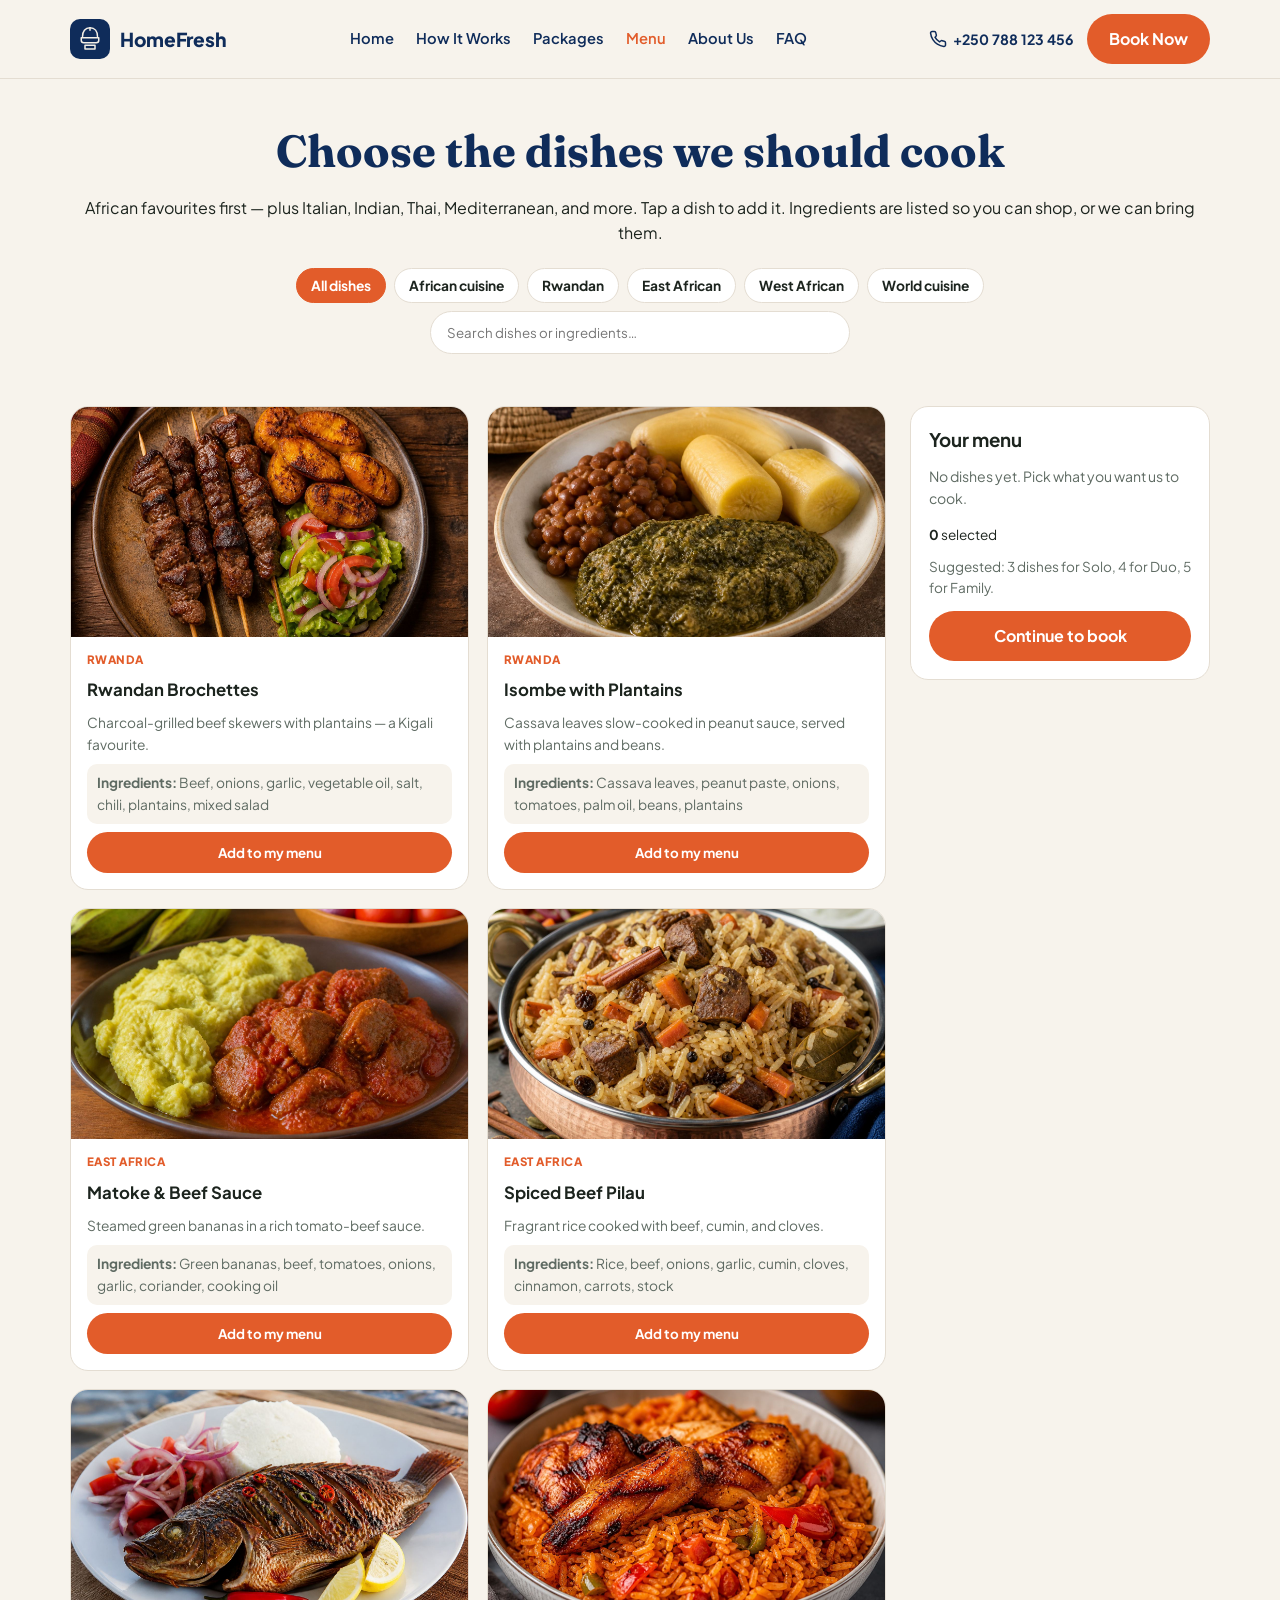
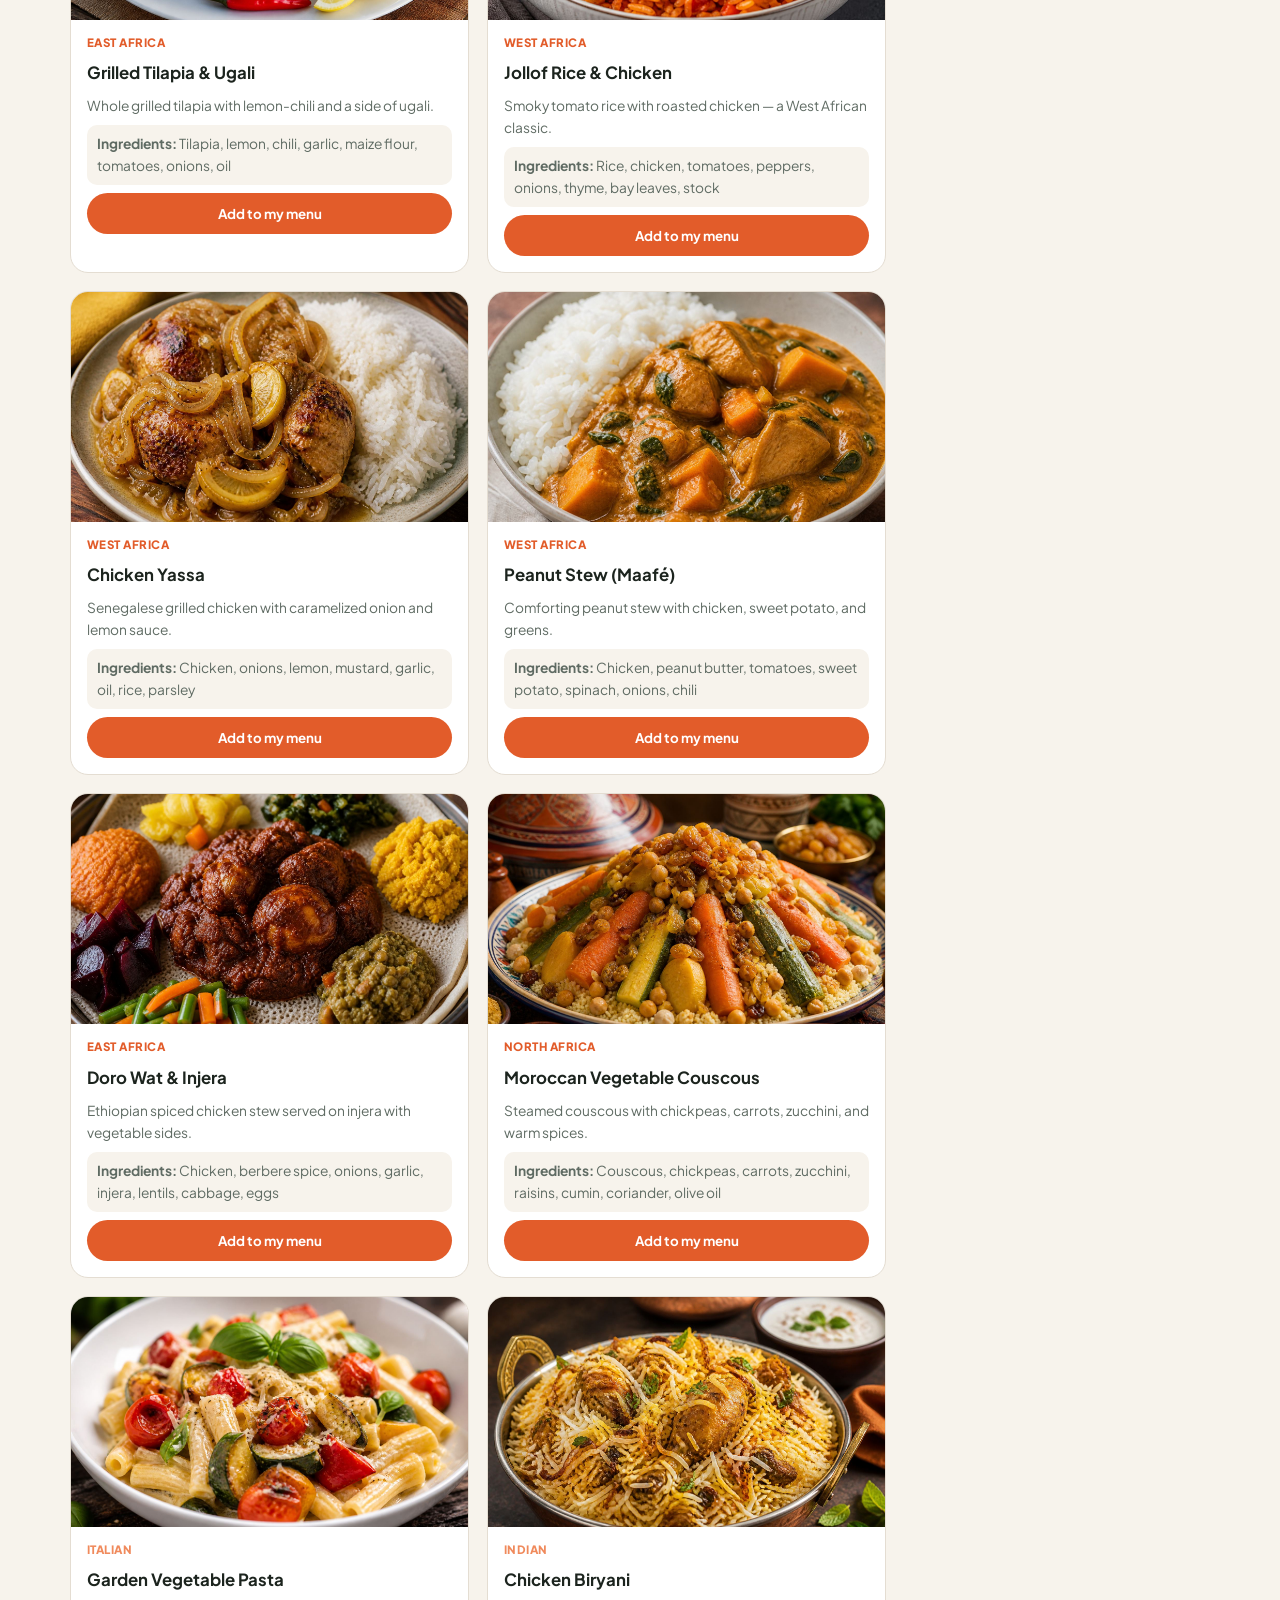
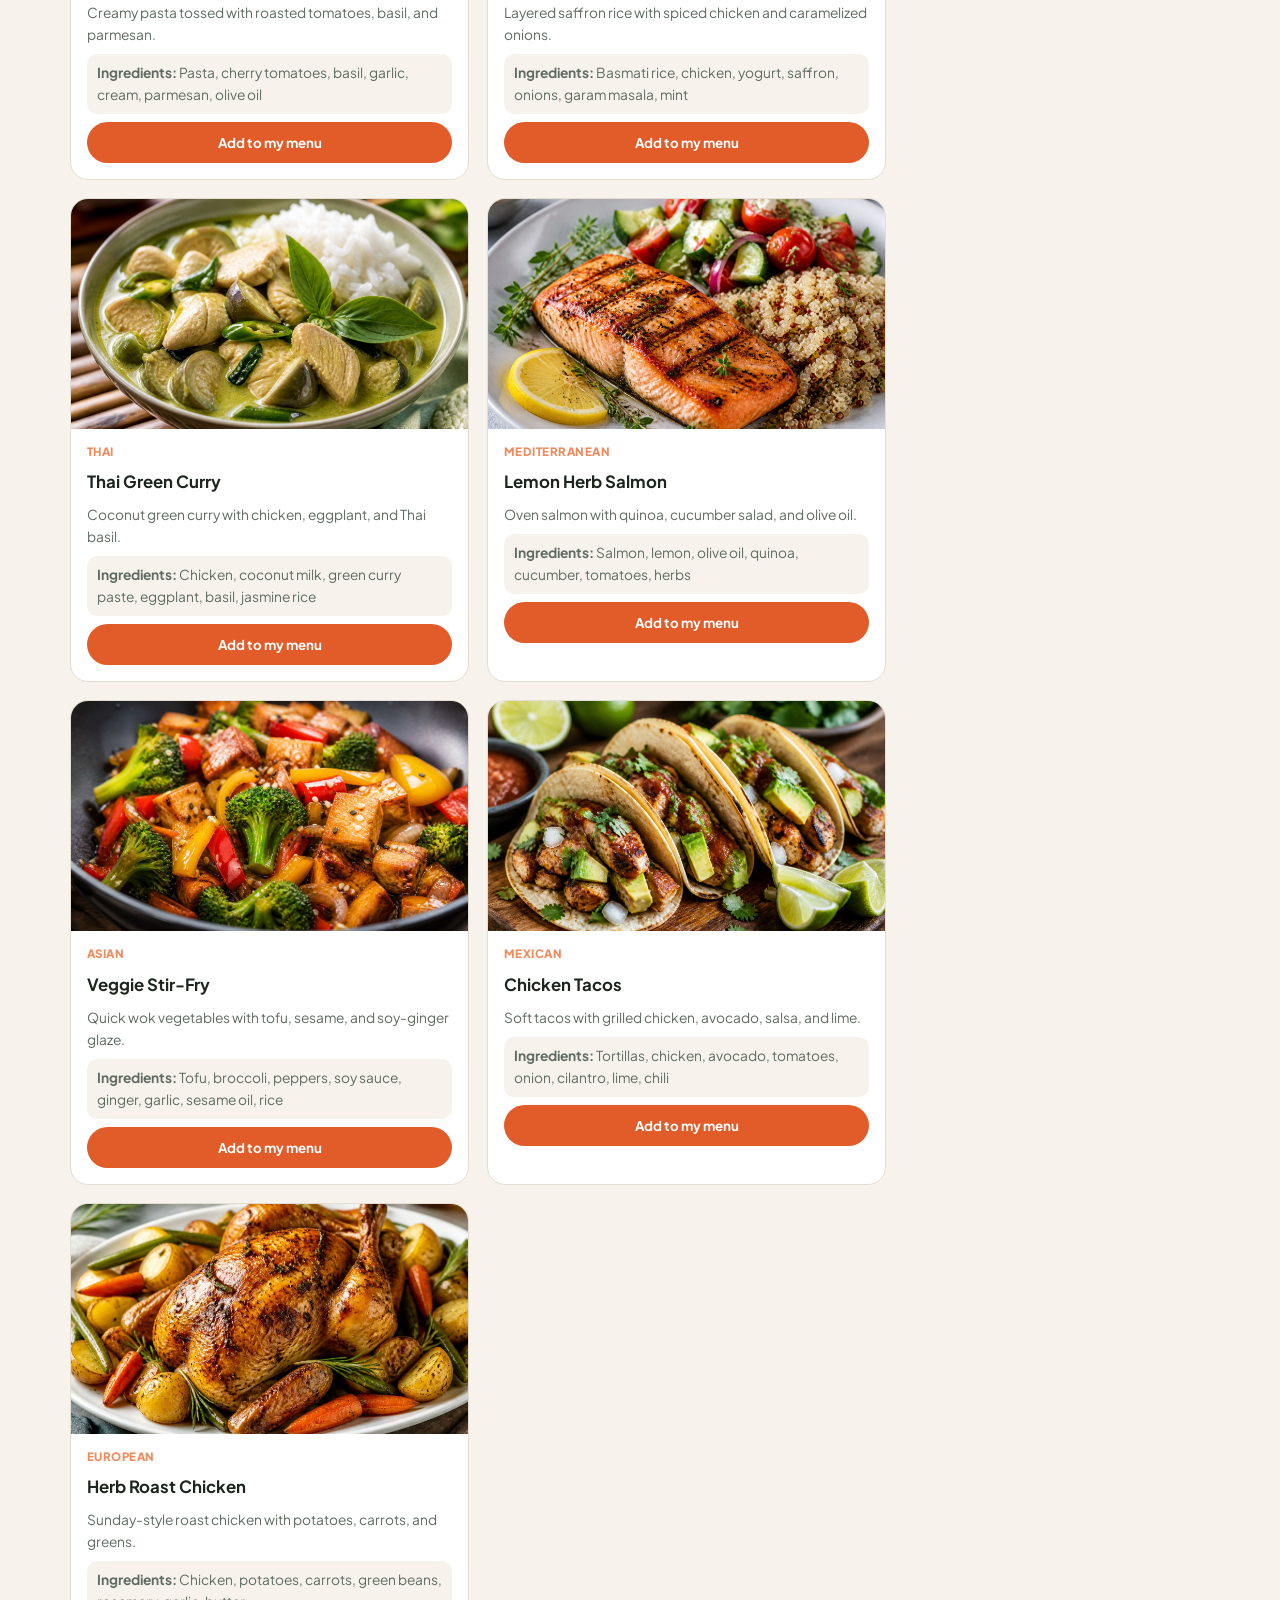
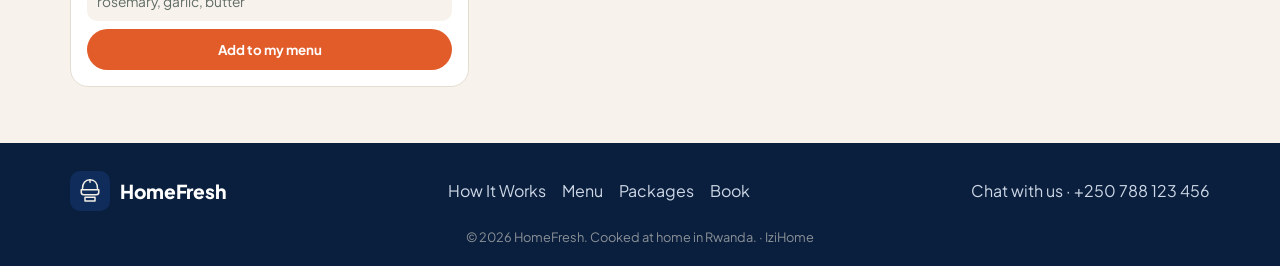
<file: homefresh/menu.html>
<!DOCTYPE html>
<html lang="en">
<head>
  <meta charset="UTF-8">
  <meta name="viewport" content="width=device-width, initial-scale=1.0">
  <title>Menu | HomeFresh — African &amp; world dishes</title>
  <meta name="description" content="Pick the dishes HomeFresh should cook in your kitchen. African cuisine, plus Italian, Indian, Thai, Mediterranean, and more. See ingredients for every plate.">
  <link rel="icon" href="images/logo.svg" type="image/svg+xml">
  <link rel="preconnect" href="https://fonts.googleapis.com">
  <link rel="preconnect" href="https://fonts.gstatic.com" crossorigin>
  <link href="https://fonts.googleapis.com/css2?family=Fraunces:opsz,wght@9..144,600;9..144,700&family=Plus+Jakarta+Sans:wght@400;500;600;700;800&display=swap" rel="stylesheet">
  <link rel="stylesheet" href="css/styles.css">
</head>
<body>
  <header class="header">
    <div class="container header-inner">
      <a class="brand" href="index.html">
        <img src="images/logo.svg" alt="">
        HomeFresh
      </a>
      <button class="menu-toggle" aria-label="Open menu"><span></span><span></span><span></span></button>
      <nav class="nav">
        <a href="index.html">Home</a>
        <a href="index.html#how">How It Works</a>
        <a href="index.html#packages">Packages</a>
        <a class="active" href="menu.html">Menu</a>
        <a href="index.html#about">About Us</a>
        <a href="index.html#faq">FAQ</a>
      </nav>
      <div class="header-actions">
        <a class="phone" href="tel:+250788123456">
          <svg width="18" height="18" viewBox="0 0 24 24" fill="none" stroke="currentColor" stroke-width="2"><path d="M22 16.9v3a2 2 0 0 1-2.2 2 19.8 19.8 0 0 1-8.6-3.1 19.5 19.5 0 0 1-6-6 19.8 19.8 0 0 1-3.1-8.7A2 2 0 0 1 4.1 2h3a2 2 0 0 1 2 1.7c.1.9.3 1.8.6 2.6a2 2 0 0 1-.4 2.1L8.1 9.9a16 16 0 0 0 6 6l1.5-1.2a2 2 0 0 1 2.1-.4c.8.3 1.7.5 2.6.6A2 2 0 0 1 22 16.9z"/></svg>
          <span>+250 788 123 456</span>
        </a>
        <a class="btn btn-orange" href="index.html#book">Book Now</a>
      </div>
    </div>
  </header>

  <section class="menu-hero">
    <div class="container">
      <h1>Choose the dishes we should cook</h1>
      <p>African favourites first — plus Italian, Indian, Thai, Mediterranean, and more. Tap a dish to add it. Ingredients are listed so you can shop, or we can bring them.</p>
      <p id="package-note" style="margin-top:8px;font-weight:700;color:var(--orange);"></p>
      <div class="filters" id="filters">
        <button class="filter-btn active" data-filter="all" type="button">All dishes</button>
        <button class="filter-btn" data-filter="african" type="button">African cuisine</button>
        <button class="filter-btn" data-filter="Rwanda" type="button">Rwandan</button>
        <button class="filter-btn" data-filter="East Africa" type="button">East African</button>
        <button class="filter-btn" data-filter="West Africa" type="button">West African</button>
        <button class="filter-btn" data-filter="world" type="button">World cuisine</button>
      </div>
      <div class="search-wrap">
        <input id="search" type="search" placeholder="Search dishes or ingredients…">
      </div>
    </div>
  </section>

  <div class="container menu-layout">
    <div class="dish-grid" id="dish-grid"></div>
    <aside class="cart">
      <h3>Your menu</h3>
      <p class="empty" id="cart-empty">No dishes yet. Pick what you want us to cook.</p>
      <ul class="cart-list" id="cart-list"></ul>
      <p style="font-size:0.85rem;margin-bottom:10px;"><strong id="cart-count">0</strong> selected</p>
      <p style="font-size:0.85rem;color:var(--muted);margin-bottom:12px;">Suggested: 3 dishes for Solo, 4 for Duo, 5 for Family.</p>
      <a class="btn btn-orange" href="index.html#book" id="continue-book" style="width:100%;">Continue to book</a>
    </aside>
  </div>

  <footer class="footer">
    <div class="container footer-inner">
      <a class="brand" href="index.html" style="color:#fff;"><img src="images/logo.svg" alt=""> HomeFresh</a>
      <div style="display:flex;gap:16px;flex-wrap:wrap;">
        <a href="index.html#how">How It Works</a>
        <a href="menu.html">Menu</a>
        <a href="index.html#packages">Packages</a>
        <a href="index.html#book">Book</a>
      </div>
      <a href="https://wa.me/250788123456">Chat with us · +250 788 123 456</a>
    </div>
    <div class="container copy">© <span id="year"></span> HomeFresh. Cooked at home in Rwanda. · <a href="/">IziHome</a></div>
  </footer>
  <script src="js/dishes.js"></script>
  <script src="js/main.js"></script>
  <script src="js/menu.js"></script>
</body>
</html>
</file>
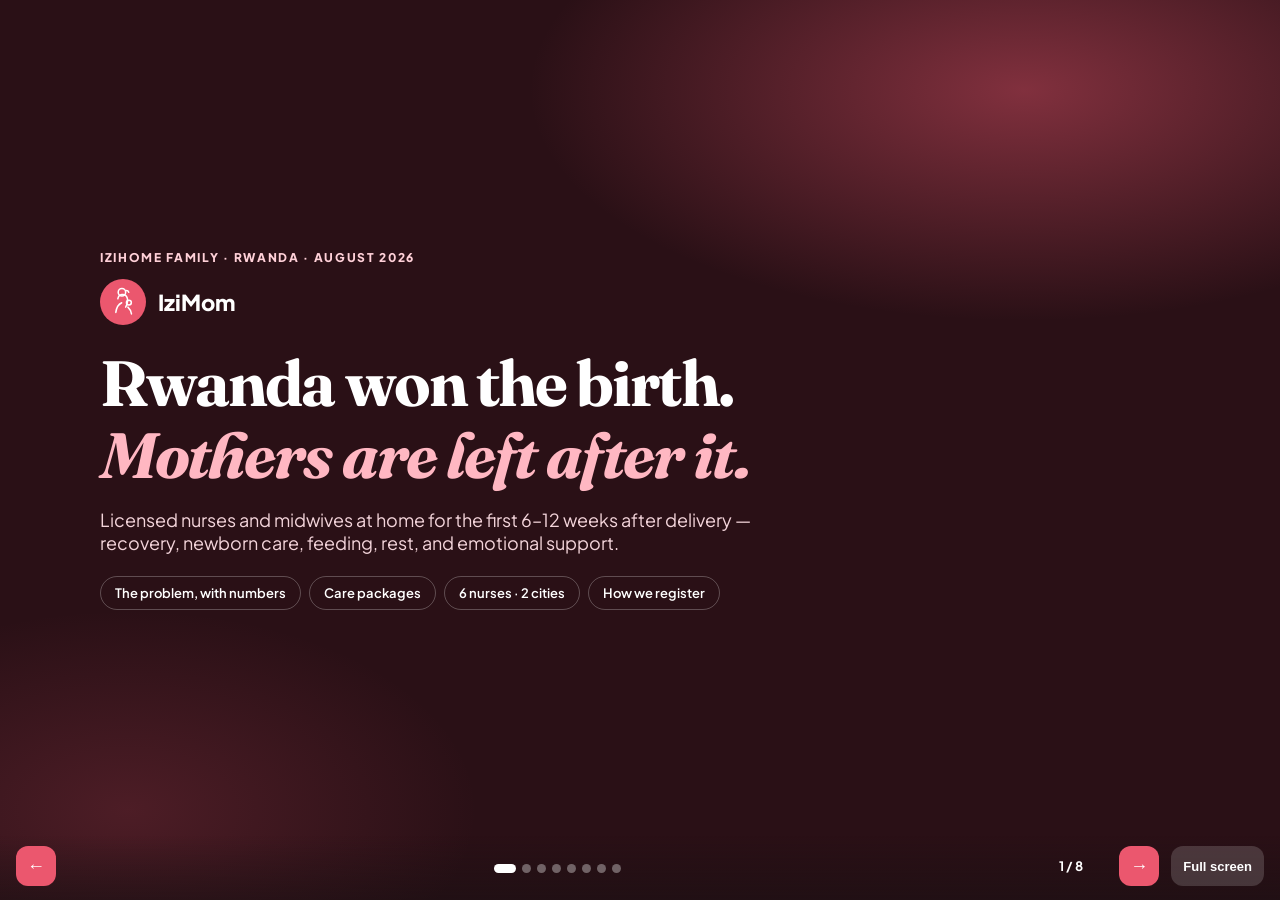
<file: izimom/presentation.html>
<!DOCTYPE html>
<html lang="en">
<head>
  <meta charset="UTF-8">
  <meta name="viewport" content="width=device-width, initial-scale=1.0">
  <title>IziMom | 8-slide briefing</title>
  <link rel="preconnect" href="https://fonts.googleapis.com">
  <link rel="preconnect" href="https://fonts.gstatic.com" crossorigin>
  <link href="https://fonts.googleapis.com/css2?family=Fraunces:opsz,wght@9..144,600;9..144,700&family=Plus+Jakarta+Sans:wght@400;500;600;700;800&display=swap" rel="stylesheet">
  <link rel="stylesheet" href="css/slides.css">
</head>
<body>
  <div class="deck" id="deck" tabindex="0">
    <!-- 1. Title -->
    <section class="slide title-slide is-on" data-label="Title">
      <div class="title-bg" aria-hidden="true"></div>
      <div class="title-inner">
        <p class="eyebrow light">IziHome family · Rwanda · August 2026</p>
        <div class="logo-row">
          <svg class="mark" viewBox="0 0 64 64" aria-hidden="true">
            <circle cx="32" cy="32" r="32" fill="#EB576E"/>
            <g fill="none" stroke="#fff" stroke-width="2.1" stroke-linecap="round" stroke-linejoin="round">
              <circle cx="30.5" cy="18.5" r="5.2"/>
              <path d="M36.2 16.2c1.6-.2 3.2.7 3.8 2.2"/>
              <path d="M24.8 27.5c.6-3.2 3-5.4 5.7-5.8 3.2-.4 6.4 1.6 7.4 4.8 1.2 3.8.2 8.4-2.2 12.6"/>
              <path d="M22 46.5c.8-6.4 3.6-11.2 8.2-13.4"/>
              <path d="M38.8 39.2c2.6 2.4 4.4 5.8 5 9.4"/>
              <circle cx="40.2" cy="32.8" r="3.4"/>
            </g>
          </svg>
          <span>IziMom</span>
        </div>
        <h1>Rwanda won the birth.<br><em>Mothers are left after it.</em></h1>
        <p class="lead">Licensed nurses and midwives at home for the first 6–12 weeks after delivery — recovery, newborn care, feeding, rest, and emotional support.</p>
        <ul class="title-pills">
          <li>The problem, with numbers</li>
          <li>Care packages</li>
          <li>6 nurses · 2 cities</li>
          <li>How we register</li>
        </ul>
      </div>
    </section>

    <!-- 2. Aftercare gap -->
    <section class="slide" data-label="Aftercare gap">
      <div class="slide-pad">
        <p class="eyebrow">The aftercare gap</p>
        <h2>Hospital care ends at discharge. Motherhood does not.</h2>
        <p class="sub">Rwanda is a global success on facility birth. The missing product is the weeks at home — when most complications, feeding problems, and exhaustion actually happen.</p>
        <div class="stat-row">
          <article class="stat">
            <strong>~396k</strong>
            <span>live births in Rwanda in 2023</span>
          </article>
          <article class="stat">
            <strong>93%</strong>
            <span>deliver in a health facility</span>
          </article>
          <article class="stat">
            <strong>70%</strong>
            <span>get a PNC check in the first 2 days</span>
          </article>
          <article class="stat warn">
            <strong>44%</strong>
            <span>receive adequate PNC content</span>
          </article>
        </div>
        <div class="two-col">
          <div class="card">
            <h3>What “adequate aftercare” actually means</h3>
            <p>WHO wants four postnatal contacts: within 24 hours, days 3–4, days 7–14, and around 6 weeks. Rwanda’s first-two-days check is improving. Continuity after that is thin.</p>
            <ul class="ticks">
              <li>Only <b>55%</b> of mothers are counselled on newborn danger signs</li>
              <li>Only <b>19%</b> of infants had a postnatal check within 2 months</li>
              <li>Working mothers are less likely to complete adequate PNC</li>
            </ul>
          </div>
          <div class="card highlight">
            <h3>IziMom’s opening</h3>
            <p>The public system delivers the baby. Families still need a trained person in the house for bathing, feeding, recovery, meals, and spotting danger signs — especially first-time and employed mothers in cities.</p>
            <p class="note">Sources: NISR / Our World in Data births 2023; RDHS 2019–20 (93% facility, 94% skilled, 70% PNC in 2 days); Kawuki et al. 2022 (44.3% adequate PNC; 55.4% danger-sign counselling); Scientific Reports 2026 DHS analysis (18.7% infant PNC in 2 months).</p>
          </div>
        </div>
      </div>
    </section>

    <!-- 3. Depression & knowledge -->
    <section class="slide" data-label="Depression & knowledge">
      <div class="slide-pad">
        <p class="eyebrow">Depression and knowledge</p>
        <h2>One in five mothers is struggling. Almost nobody is treated.</h2>
        <div class="trio">
          <article class="big-num">
            <strong>1 in 5</strong>
            <p>postnatal women in Rwanda report depressive symptoms (~21%). One in four is depressed during pregnancy.</p>
          </article>
          <article class="big-num">
            <strong>5.3%</strong>
            <p>of people with mental health needs use services. There is no national perinatal mental-health guideline.</p>
          </article>
          <article class="big-num">
            <strong>88%</strong>
            <p>of surveyed mothers had no internet — so an app alone cannot close the knowledge gap.</p>
          </article>
        </div>
        <div class="two-col">
          <div class="card">
            <h3>Mothers do not know what “not okay” looks like</h3>
            <ul class="ticks">
              <li>Low literacy on perinatal mental-health signs; women wait for a “fever” before seeking help</li>
              <li>Stigma: distress is treated as weakness, so families minimise it</li>
              <li>Exclusive breastfeeding fell from <b>87%</b> (2015) to <b>81%</b> (2020)</li>
              <li>Only <b>55%</b> get counselling on newborn danger signs after birth</li>
            </ul>
          </div>
          <div class="card">
            <h3>What a nurse at home changes</h3>
            <ul class="ticks">
              <li>Teaches feeding, bathing, safe sleep, and warning signs in Kinyarwanda</li>
              <li>Screens mood on each visit and refers when needed</li>
              <li>Gives the mother rest — a proven buffer against postnatal depression</li>
              <li>Includes the partner, which studies show is a top protective factor</li>
            </ul>
            <p class="note">Sources: Umuziga et al. 2021 / Front. Glob. Womens Health 2023 (20.9% postnatal depressive symptoms); PMC 2025 perinatal-care barriers; Rwanda Mental Health Survey (5.3% utilisation); RDHS 2019–20 (88% no internet among PNC sample; EBF 87%→81%).</p>
          </div>
        </div>
      </div>
    </section>

    <!-- 4. Solution -->
    <section class="slide" data-label="IziMom">
      <div class="slide-pad">
        <p class="eyebrow">The offer</p>
        <h2>IziMom: a licensed nurse in the home for the fourth trimester.</h2>
        <p class="sub">Same model as MomHelper — built for Rwanda, under the IziHome brand. We do not replace the health centre. We cover the hours and the skills the ward cannot.</p>
        <div class="service-grid">
          <article><h3>Newborn care</h3><p>Bathing, soothing, safe sleep, weight and feeding cues.</p></article>
          <article><h3>Mother recovery</h3><p>Wound/C-section checks, rest coaching, when to return to the facility.</p></article>
          <article><h3>Feeding support</h3><p>Breastfeeding, latch, expressing, and when formula is needed.</p></article>
          <article><h3>Mood check-ins</h3><p>Listen, screen, destigmatise, and refer — not a psychiatry clinic.</p></article>
          <article><h3>Meals &amp; light home</h3><p>Nourishing food for mum, baby laundry, a calmer room.</p></article>
          <article><h3>Night support</h3><p>Overnight watch so she can sleep — the intervention families ask for first.</p></article>
        </div>
        <p class="banner">Who we serve first: first-time mothers, C-section recoveries, twins, employed urban households, and families whose relatives live far away.</p>
      </div>
    </section>

    <!-- 5. Packages -->
    <section class="slide" data-label="Packages">
      <div class="slide-pad">
        <p class="eyebrow">Packages</p>
        <h2>Start cheap. Upgrade when the house needs more hands.</h2>
        <p class="sub">Priced for Kigali and Huye households. All visits by NCNM-licensed nurses or midwives. WhatsApp line included on every plan.</p>
        <div class="pkg-grid">
          <article class="pkg">
            <h3>Weekly Essential</h3>
            <p class="price">10,000 <small>RWF / week</small></p>
            <p class="who">First weeks at home</p>
            <ul>
              <li>4 visits · 3 hours each</li>
              <li>Newborn bath &amp; feeding</li>
              <li>Light cleaning of baby spaces</li>
              <li>WhatsApp check-ins</li>
            </ul>
          </article>
          <article class="pkg featured">
            <span class="tag">Most chosen</span>
            <h3>Comfort Monthly</h3>
            <p class="price">38,000 <small>RWF / month</small></p>
            <p class="who">Weekday recovery support</p>
            <ul>
              <li>5 daytime visits each week</li>
              <li>Meals for mum</li>
              <li>Newborn care &amp; laundry</li>
              <li>Nurse guidance on recovery</li>
            </ul>
          </article>
          <article class="pkg">
            <h3>Premium Recovery</h3>
            <p class="price">75,000 <small>RWF / month</small></p>
            <p class="who">Day + nights</p>
            <ul>
              <li>Daytime care + 2 overnights</li>
              <li>Dedicated midwife check-ins</li>
              <li>Breastfeeding &amp; recovery coaching</li>
              <li>Priority on-demand visits</li>
            </ul>
          </article>
        </div>
        <div class="addon-bar">
          <div>
            <strong>Night Support add-on</strong>
            <span>Add overnight newborn care to any package.</span>
          </div>
          <b>18,000 RWF / week</b>
        </div>
      </div>
    </section>

    <!-- 6. Hiring & locations -->
    <section class="slide" data-label="Team & locations">
      <div class="slide-pad">
        <p class="eyebrow">Launch team</p>
        <h2>Six licensed nurses. Two cities. One protocol.</h2>
        <p class="sub">Hire for coverage, not a clinic. Each nurse can carry about 8–12 Comfort families or a mix of weekly visits. We start where births and ability to pay concentrate.</p>
        <div class="loc-grid">
          <article class="loc">
            <p class="city">Kigali · Gasabo &amp; Kicukiro</p>
            <strong>4 nurses</strong>
            <ul>
              <li>1 senior midwife (team lead)</li>
              <li>2 registered nurses — days</li>
              <li>1 pediatric / night nurse</li>
            </ul>
            <p>Catchment: CHUK, King Faisal, private maternities, Kimironko–Kicukiro corridor. Highest density of paying first-time mothers.</p>
          </article>
          <article class="loc">
            <p class="city">Huye · Southern Province</p>
            <strong>2 nurses</strong>
            <ul>
              <li>1 certified midwife</li>
              <li>1 maternal-health nurse</li>
            </ul>
            <p>Catchment: CHUB and university families. Proves the model outside Kigali without splitting the team across the whole country.</p>
          </article>
        </div>
        <div class="hire-bar">
          <div><b>Must-haves</b> NCNM licence · A1/A0 nursing or midwifery · clean criminal record · Kinyarwanda + English or French</div>
          <div><b>We train</b> Home etiquette, EPDS mood screen, breastfeeding refresh, IziMom uniform, WhatsApp reporting</div>
          <div><b>Pay</b> Competitive monthly + visit bonus · RSSB · phone &amp; transport stipend</div>
        </div>
      </div>
    </section>

    <!-- 7. Marketing -->
    <section class="slide" data-label="Marketing">
      <div class="slide-pad">
        <p class="eyebrow">Go to market</p>
        <h2>Mothers do not search “postpartum nurse.” They ask the ward and WhatsApp.</h2>
        <div class="mkt-grid">
          <article>
            <span>01</span>
            <h3>Hospital gate</h3>
            <p>MOUs with maternity wards: CHUK, King Faisal, CHUB, polyclinics. Discharge flyer + nurse intro 24 hours before going home. Gift a first Essential week to C-section mothers as a trial.</p>
          </article>
          <article>
            <span>02</span>
            <h3>WhatsApp &amp; radio</h3>
            <p>Book in Kinyarwanda on WhatsApp. Short radio spots on Flash FM / Isango on danger signs and rest. 88% of mothers are not on the internet — radio still wins.</p>
          </article>
          <article>
            <span>03</span>
            <h3>Trusted women</h3>
            <p>Pay CHWs and independent midwives a referral fee. Umugoroba w’ababyeyi talks. Church and Sacco women’s groups. Instagram/TikTok only as social proof, not the main funnel.</p>
          </article>
          <article>
            <span>04</span>
            <h3>Employers</h3>
            <p>Sell Comfort as a 6-week return-to-work benefit to banks, NGOs, and hotels. One HR deal fills a nurse’s roster. Cross-sell from IziFresh, IziWash, IziFix.</p>
          </article>
        </div>
        <p class="banner">First 90 days KPI: 40 paying families, 60% from hospital/midwife referrals, NPS asked at week 2. Spend on people at the ward door, not ads.</p>
      </div>
    </section>

    <!-- 8. Registration -->
    <section class="slide" data-label="Register the company">
      <div class="slide-pad">
        <p class="eyebrow">Legal path</p>
        <h2>Register IziMom Ltd, then licence the care — not the other way around.</h2>
        <div class="reg-grid">
          <article>
            <span>1</span>
            <h3>RDB company</h3>
            <p>Online at org.rdb.rw. Free. ~6 hours. Need: approved name, national ID/passport, email, physical address, activities (home nursing / postpartum care), shareholders and directors. Certificate of incorporation.</p>
          </article>
          <article>
            <span>2</span>
            <h3>RRA tax</h3>
            <p>TIN comes with RDB. Register with RRA within 7 days of starting. VAT later, when turnover exceeds 20 million RWF in 12 months (or 5 million in 3 consecutive months).</p>
          </article>
          <article>
            <span>3</span>
            <h3>MoH facility licence</h3>
            <p>Irembo: Provisional authorisation (free, ~30 days) then operating licence after inspection. Attach: RDB certificate, TIN, MD CV, 5-year plan, MD criminal-record certificate, site UPI and capacity.</p>
          </article>
          <article>
            <span>4</span>
            <h3>Nurses + RSSB</h3>
            <p>Every nurse/midwife must hold a current National Council of Nurses and Midwives practising licence. Register as an employer with RSSB before the first payroll.</p>
          </article>
        </div>
        <div class="close-row">
          <div>
            <h3>90-day sequence</h3>
            <p>Week 1–2 RDB + TIN + bank. Week 3–6 MoH file + hire 6. Week 6–8 training and uniforms. Week 8 first paid visits in Kigali. Month 3 Huye live.</p>
          </div>
          <div class="ask">
            <h3>What we are asking</h3>
            <p>Approval to incorporate <b>IziMom Ltd</b>, seed for 6 salaries and 3 months of operations, and introductions to CHUK and CHUB maternity leads.</p>
          </div>
        </div>
      </div>
    </section>
  </div>

  <nav class="hud" aria-label="Slides">
    <button type="button" id="prev" aria-label="Previous slide">←</button>
    <ol id="dots"></ol>
    <p id="counter">1 / 8</p>
    <button type="button" id="next" aria-label="Next slide">→</button>
    <button type="button" class="ghost" id="fs" aria-label="Fullscreen">Full screen</button>
  </nav>
  <script src="js/slides.js"></script>
</body>
</html>
</file>
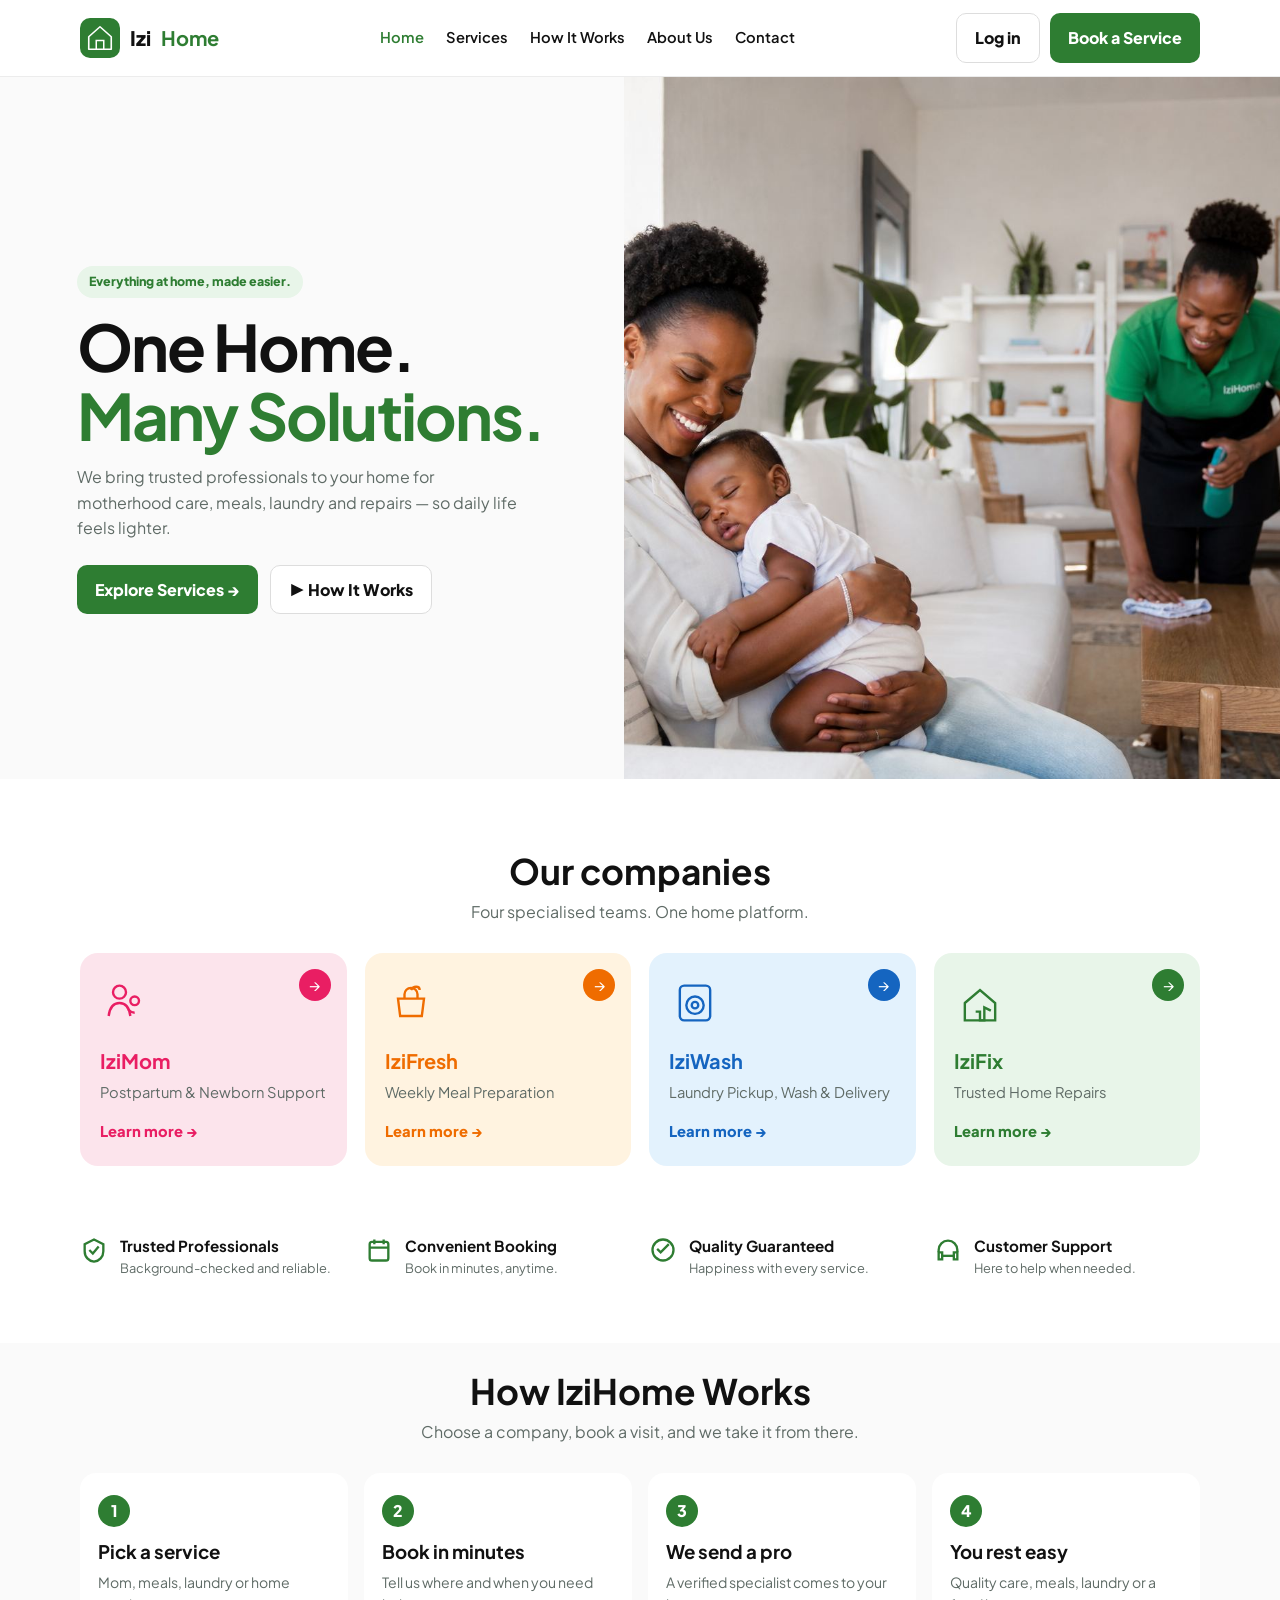
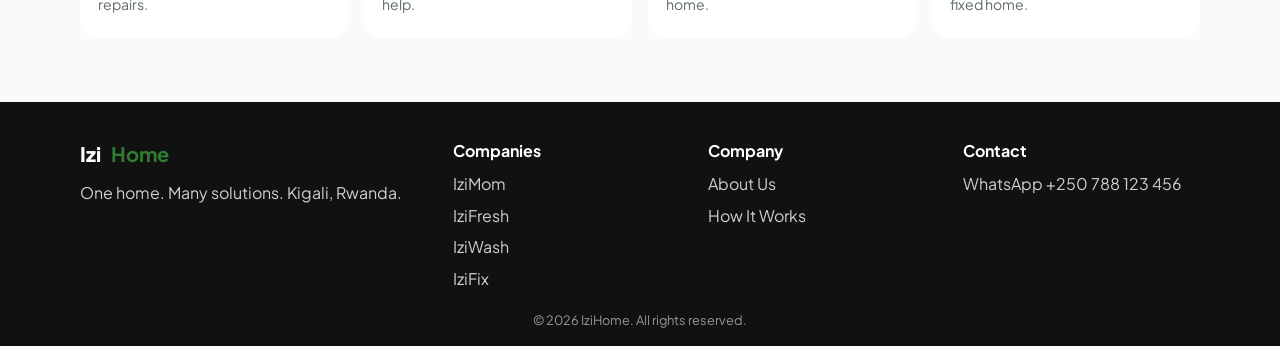
<file: unwanted/root-redirect.html>
<!DOCTYPE html>
<html lang="en">
<head>
  <meta charset="UTF-8">
  <meta name="viewport" content="width=device-width, initial-scale=1.0">
  <title>IziHome | One Home. Many Solutions.</title>
  <meta name="description" content="IziHome brings trusted professionals to your home in Kigali: IziMom, IziFresh, IziWash and IziFix.">
  <meta http-equiv="refresh" content="0; url=/izihome/">
  <link rel="canonical" href="/izihome/">
  <link rel="icon" href="/izihome/images/logo.svg" type="image/svg+xml">
  <script>location.replace("/izihome/");</script>
</head>
<body>
  <p><a href="/izihome/">Continue to IziHome</a></p>
</body>
</html>
</file>
<file: css/styles.css>
:root {
  --coral: #eb576e;
  --coral-dark: #d4455d;
  --coral-soft: #fde8ec;
  --blush: #fff4f6;
  --cream: #faf6f2;
  --white: #ffffff;
  --ink: #2c2c2c;
  --muted: #6b6b6b;
  --line: #f0e4e6;
  --shadow: 0 16px 40px rgba(235, 87, 110, 0.08);
  --radius: 22px;
  --header-h: 86px;
}

*,
*::before,
*::after {
  box-sizing: border-box;
  margin: 0;
  padding: 0;
}

html {
  scroll-behavior: smooth;
  scroll-padding-top: 96px;
}

body {
  font-family: "Poppins", sans-serif;
  color: var(--ink);
  background: var(--cream);
  line-height: 1.6;
}

img {
  max-width: 100%;
  display: block;
}

a {
  color: inherit;
  text-decoration: none;
}

button,
input,
select,
textarea {
  font-family: inherit;
}

.container {
  width: min(1180px, calc(100% - 40px));
  margin-inline: auto;
}

.sr-only {
  position: absolute;
  width: 1px;
  height: 1px;
  padding: 0;
  margin: -1px;
  overflow: hidden;
  clip: rect(0, 0, 0, 0);
  border: 0;
}

/* Header */
.header {
  position: sticky;
  top: 0;
  z-index: 50;
  background: rgba(255, 255, 255, 0.94);
  backdrop-filter: blur(12px);
  border-bottom: 1px solid rgba(235, 87, 110, 0.08);
}

.header-inner {
  min-height: var(--header-h);
  display: grid;
  grid-template-columns: auto 1fr auto;
  align-items: center;
  gap: 24px;
}

.brand {
  display: flex;
  align-items: center;
  gap: 12px;
}

.brand img,
.brand svg {
  width: 52px;
  height: 52px;
  flex-shrink: 0;
  border-radius: 50%;
  object-fit: cover;
}

.brand-text strong {
  display: block;
  font-size: 1.2rem;
  font-weight: 700;
  letter-spacing: -0.02em;
  line-height: 1.1;
}

.brand-text span {
  display: block;
  font-size: 0.72rem;
  color: var(--muted);
  font-weight: 400;
}

.nav {
  display: flex;
  justify-content: center;
  flex-wrap: wrap;
  gap: 18px 22px;
}

.nav a {
  font-size: 0.88rem;
  font-weight: 500;
  color: var(--ink);
  padding-bottom: 4px;
  border-bottom: 2px solid transparent;
  white-space: nowrap;
}

.nav a:hover,
.nav a.active {
  color: var(--coral);
  border-bottom-color: var(--coral);
}

.header-actions {
  display: flex;
  align-items: center;
  gap: 14px;
}

.btn {
  display: inline-flex;
  align-items: center;
  justify-content: center;
  gap: 8px;
  border: none;
  cursor: pointer;
  border-radius: 999px;
  font-weight: 600;
  transition: 0.2s ease;
}

.btn-primary {
  background: var(--coral);
  color: var(--white);
  padding: 12px 22px;
  box-shadow: 0 8px 18px rgba(235, 87, 110, 0.28);
}

.btn-primary:hover {
  background: var(--coral-dark);
  transform: translateY(-1px);
}

.btn-outline {
  background: var(--white);
  color: var(--coral);
  border: 1.5px solid var(--coral);
  padding: 12px 22px;
}

.btn-outline:hover {
  background: var(--coral-soft);
}

.whatsapp {
  display: flex;
  align-items: center;
  gap: 8px;
  font-size: 0.86rem;
  font-weight: 600;
  white-space: nowrap;
}

.whatsapp svg {
  width: 22px;
  height: 22px;
}

.menu-toggle {
  display: none;
  width: 42px;
  height: 42px;
  border: 1px solid var(--line);
  background: var(--white);
  border-radius: 12px;
  cursor: pointer;
}

.menu-toggle span {
  display: block;
  width: 18px;
  height: 2px;
  margin: 4px auto;
  background: var(--ink);
}

/* Hero */
.hero {
  padding: 42px 0 28px;
}

.hero-grid {
  display: grid;
  grid-template-columns: 1.05fr 0.95fr;
  gap: 36px;
  align-items: center;
}

.hero h1 {
  font-size: clamp(2.1rem, 4vw, 3.35rem);
  line-height: 1.15;
  letter-spacing: -0.03em;
  margin-bottom: 14px;
}

.hero p.lead {
  color: var(--muted);
  max-width: 460px;
  margin-bottom: 24px;
}

.feature-row {
  display: grid;
  grid-template-columns: repeat(4, minmax(0, 1fr));
  gap: 12px;
  margin-bottom: 28px;
}

.feature {
  display: flex;
  flex-direction: column;
  align-items: center;
  text-align: center;
  gap: 8px;
  font-size: 0.78rem;
  font-weight: 600;
}

.feature-icon {
  width: 46px;
  height: 46px;
  border-radius: 50%;
  background: var(--coral-soft);
  color: var(--coral);
  display: grid;
  place-items: center;
}

.feature-icon svg {
  width: 22px;
  height: 22px;
}

.hero-ctas {
  display: flex;
  gap: 12px;
  flex-wrap: wrap;
}

.hero-media {
  position: relative;
}

.hero-media img {
  width: 100%;
  height: 520px;
  object-fit: cover;
  object-position: 50% 20%;
  border-radius: 28px;
}

.price-badge {
  position: absolute;
  right: -8px;
  top: 42%;
  width: 158px;
  height: 158px;
  background: var(--coral);
  color: var(--white);
  text-align: center;
  display: grid;
  place-items: center;
  padding: 18px;
  border-radius: 58% 42% 55% 45% / 48% 52% 48% 52%;
  box-shadow: 0 16px 30px rgba(235, 87, 110, 0.35);
  animation: float 4.5s ease-in-out infinite;
}

.price-badge strong {
  display: block;
  font-size: 0.95rem;
  line-height: 1.25;
}

.price-badge small {
  display: block;
  margin-top: 6px;
  font-size: 0.68rem;
  opacity: 0.95;
}

@keyframes float {
  0%,
  100% {
    transform: translateY(0);
  }
  50% {
    transform: translateY(-8px);
  }
}

/* About + Services */
.about-services {
  padding: 10px 0 28px;
}

.about-services-grid {
  display: grid;
  grid-template-columns: 1fr 1.2fr;
  gap: 22px;
  align-items: stretch;
}

.panel {
  background: var(--white);
  border-radius: var(--radius);
  padding: 22px;
  box-shadow: var(--shadow);
}

.eyebrow {
  display: inline-block;
  background: var(--coral-soft);
  color: var(--coral);
  font-size: 0.68rem;
  font-weight: 700;
  letter-spacing: 0.12em;
  padding: 5px 10px;
  border-radius: 999px;
  margin-bottom: 12px;
}

.panel h2 {
  font-size: 1.35rem;
  line-height: 1.3;
  margin-bottom: 12px;
}

.about-photo {
  width: 100%;
  height: 240px;
  object-fit: cover;
  object-position: 50% 20%;
  border-radius: 16px;
  margin-bottom: 14px;
}

.booking-section {
  padding: 12px 0 56px;
}

.booking-panel {
  padding: 32px;
}

.form-row {
  display: grid;
  grid-template-columns: 1fr 1fr;
  gap: 10px;
}

.panel p {
  color: var(--muted);
  font-size: 0.92rem;
}

.checks {
  list-style: none;
  margin: 16px 0;
  display: grid;
  gap: 10px;
}

.checks li {
  display: flex;
  align-items: center;
  gap: 10px;
  font-size: 0.9rem;
  font-weight: 600;
}

.check {
  width: 20px;
  height: 20px;
  border-radius: 50%;
  background: var(--coral);
  color: var(--white);
  display: grid;
  place-items: center;
  flex-shrink: 0;
}

.service-grid {
  display: grid;
  grid-template-columns: 1fr 1fr;
  gap: 12px;
  margin: 16px 0 18px;
}

.service-card {
  border: 1px solid var(--line);
  border-radius: 14px;
  padding: 14px 12px;
  background: var(--white);
}

.service-card svg {
  width: 22px;
  height: 22px;
  color: var(--coral);
  margin-bottom: 8px;
}

.service-card h3 {
  font-size: 0.92rem;
  margin-bottom: 4px;
}

.service-card p {
  font-size: 0.75rem;
  line-height: 1.45;
}

.booking-wrap {
  display: grid;
  grid-template-columns: 1.6fr 280px;
  gap: 24px;
  align-items: start;
}

.form {
  display: grid;
  gap: 10px;
}

.form input,
.form select,
.form textarea {
  width: 100%;
  border: 1px solid #f0dfe2;
  background: #faf7f7;
  border-radius: 12px;
  padding: 11px 12px;
  font-size: 0.88rem;
  color: var(--ink);
  outline: none;
}

.form input:focus,
.form select:focus,
.form textarea:focus {
  border-color: var(--coral);
  background: var(--white);
}

.form textarea {
  min-height: 88px;
  resize: vertical;
}

.form .btn {
  width: 100%;
  margin-top: 4px;
}

.weekly-card {
  background: linear-gradient(180deg, #fff8f9 0%, #ffeef1 100%);
  border: 1px solid #f7d5db;
  border-radius: 16px;
  padding: 20px 16px;
  text-align: center;
}

.weekly-card h3 {
  font-size: 0.95rem;
  color: var(--coral);
}

.weekly-card .price {
  font-size: 1.2rem;
  font-weight: 700;
  margin: 6px 0 10px;
}

.weekly-card ul {
  list-style: none;
  text-align: left;
  font-size: 0.82rem;
  color: var(--muted);
  display: grid;
  gap: 8px;
  margin-bottom: 12px;
}

.weekly-card img {
  width: 100%;
  height: 140px;
  object-fit: cover;
  border-radius: 12px;
}

.trust {
  display: grid;
  grid-template-columns: repeat(3, 1fr);
  gap: 8px;
  margin-top: 16px;
  text-align: center;
}

.trust div {
  font-size: 0.68rem;
  font-weight: 600;
  color: var(--muted);
}

.trust svg {
  width: 22px;
  height: 22px;
  color: var(--coral);
  margin: 0 auto 4px;
}

/* Packages */
.packages {
  padding: 20px 0 64px;
}

.section-head {
  text-align: center;
  max-width: 620px;
  margin: 0 auto 28px;
}

.section-head h2 {
  font-size: clamp(1.6rem, 3vw, 2.2rem);
  margin-bottom: 8px;
}

.section-head p {
  color: var(--muted);
}

.package-grid {
  display: grid;
  grid-template-columns: repeat(3, 1fr);
  gap: 20px;
}

.package-card {
  background: var(--white);
  border-radius: 24px;
  padding: 26px 22px 22px;
  box-shadow: var(--shadow);
  position: relative;
  display: flex;
  flex-direction: column;
  border: 1px solid transparent;
}

.package-card.featured {
  border-color: var(--coral);
  transform: translateY(-8px);
  box-shadow: 0 20px 44px rgba(235, 87, 110, 0.16);
}

.popular {
  position: absolute;
  top: -12px;
  left: 50%;
  transform: translateX(-50%);
  background: var(--coral);
  color: var(--white);
  font-size: 0.72rem;
  font-weight: 700;
  padding: 5px 12px;
  border-radius: 999px;
}

.package-card h3 {
  font-size: 1.15rem;
}

.package-card .amount {
  font-size: 1.8rem;
  font-weight: 700;
  margin: 8px 0 4px;
  color: var(--coral);
}

.package-card .amount span {
  font-size: 0.85rem;
  color: var(--muted);
  font-weight: 500;
}

.package-card .who {
  font-size: 0.85rem;
  color: var(--muted);
  margin-bottom: 16px;
}

.package-card ul {
  list-style: none;
  display: grid;
  gap: 9px;
  margin-bottom: 20px;
  flex: 1;
}

.package-card li {
  display: flex;
  gap: 8px;
  font-size: 0.88rem;
}

.addon {
  margin-top: 22px;
  background: var(--white);
  border-radius: 18px;
  padding: 18px 22px;
  display: flex;
  justify-content: space-between;
  gap: 16px;
  align-items: center;
  box-shadow: var(--shadow);
  flex-wrap: wrap;
}

.addon strong {
  color: var(--coral);
}

/* 15-day package page */
.pkg-hero {
  position: relative;
  min-height: min(78vh, 640px);
  display: grid;
  align-items: end;
  color: #fff;
}

.pkg-hero img {
  position: absolute;
  inset: 0;
  width: 100%;
  height: 100%;
  object-fit: cover;
}

.pkg-hero::after {
  content: "";
  position: absolute;
  inset: 0;
  background: linear-gradient(180deg, rgba(36, 18, 22, 0.15) 20%, rgba(36, 18, 22, 0.82) 100%);
}

.pkg-hero-copy {
  position: relative;
  z-index: 1;
  width: min(1180px, calc(100% - 40px));
  margin: 0 auto;
  padding: 48px 0 56px;
}

.pkg-hero h1 {
  font-size: clamp(2rem, 4.4vw, 3.4rem);
  max-width: 14ch;
  margin-bottom: 12px;
}

.pkg-hero-copy > p {
  max-width: 46ch;
  color: #f3d4da;
  margin-bottom: 20px;
}

.pkg-hero-price {
  margin-bottom: 22px;
}

.pkg-hero-price strong {
  display: block;
  font-size: clamp(2rem, 4vw, 2.8rem);
  line-height: 1;
}

.pkg-hero-price span {
  font-size: 1rem;
  font-weight: 600;
}

.pkg-hero-price small {
  display: block;
  margin-top: 6px;
  color: #f3d4da;
}

.pkg-hero .btn-outline {
  color: #fff;
  border-color: rgba(255, 255, 255, 0.55);
}

.pkg-intro {
  padding: 56px 0 28px;
}

.pkg-intro-grid {
  display: grid;
  grid-template-columns: 1.5fr 0.9fr;
  gap: 28px;
  align-items: start;
}

.pkg-intro h2 {
  font-size: clamp(1.5rem, 2.8vw, 2rem);
  margin: 8px 0 14px;
  max-width: 22ch;
}

.pkg-intro p {
  color: var(--muted);
  margin-bottom: 12px;
}

.pkg-facts {
  background: var(--white);
  border-radius: var(--radius);
  padding: 22px 24px;
  box-shadow: var(--shadow);
}

.pkg-facts ul {
  list-style: none;
  display: grid;
  gap: 12px;
  margin-top: 12px;
}

.pkg-facts li {
  display: flex;
  justify-content: space-between;
  gap: 12px;
  padding-bottom: 10px;
  border-bottom: 1px solid var(--line);
  font-weight: 600;
}

.pkg-facts li span {
  color: var(--muted);
  font-weight: 500;
}

.pkg-includes {
  padding: 36px 0 64px;
}

.pkg-includes .section-head {
  margin-bottom: 36px;
}

.eyebrow.pill {
  display: inline-block;
  background: var(--coral-soft);
  color: var(--coral-dark);
  padding: 6px 14px;
  border-radius: 999px;
  letter-spacing: 0.04em;
}

.include-grid {
  display: grid;
  grid-template-columns: repeat(4, 1fr);
  gap: 18px;
  margin-bottom: 28px;
}

.include-grid article {
  background: var(--white);
  border-radius: 24px;
  overflow: hidden;
  box-shadow: var(--shadow);
  display: flex;
  flex-direction: column;
  transition: transform 0.2s ease, box-shadow 0.2s ease;
}

.include-grid article:hover {
  transform: translateY(-6px);
  box-shadow: 0 22px 40px rgba(235, 87, 110, 0.14);
}

.include-grid figure {
  position: relative;
  margin: 0;
}

.include-grid img {
  width: 100%;
  height: 210px;
  object-fit: cover;
}

.include-grid figure span {
  position: absolute;
  left: 12px;
  top: 12px;
  width: 36px;
  height: 36px;
  border-radius: 50%;
  background: rgba(255, 255, 255, 0.94);
  color: var(--coral);
  font-size: 0.78rem;
  font-weight: 800;
  display: grid;
  place-items: center;
  box-shadow: 0 6px 16px rgba(36, 24, 28, 0.12);
}

.include-body {
  padding: 16px 18px 20px;
  flex: 1;
}

.include-body h3 {
  font-size: 1.05rem;
  line-height: 1.3;
  margin-bottom: 8px;
}

.include-body p {
  color: var(--muted);
  font-size: 0.88rem;
}

.include-more {
  text-align: center;
  font-size: 0.82rem;
  font-weight: 700;
  letter-spacing: 0.12em;
  text-transform: uppercase;
  color: var(--coral);
  margin: 8px 0 16px;
}

.include-list {
  display: grid;
  grid-template-columns: repeat(6, 1fr);
  gap: 16px;
  max-width: 980px;
  margin: 0 auto;
}

.include-list article {
  grid-column: span 2;
  background: var(--white);
  border-radius: 22px;
  padding: 22px 20px 20px;
  box-shadow: var(--shadow);
  text-align: center;
  transition: transform 0.2s ease, box-shadow 0.2s ease;
}

.include-list article:hover {
  transform: translateY(-4px);
  box-shadow: 0 18px 32px rgba(235, 87, 110, 0.12);
}

.include-list article:nth-child(4) {
  grid-column: 2 / 4;
}

.include-list article:nth-child(5) {
  grid-column: 4 / 6;
}

.include-icon {
  width: 46px;
  height: 46px;
  margin: 0 auto 12px;
  border-radius: 50%;
  background: var(--coral-soft);
  color: var(--coral);
  display: grid;
  place-items: center;
}

.include-icon svg {
  width: 22px;
  height: 22px;
}

.include-list strong {
  display: block;
  margin-bottom: 6px;
  font-size: 0.92rem;
  line-height: 1.3;
}

.include-list span {
  color: var(--muted);
  font-size: 0.82rem;
}

.pkg-how {
  padding: 10px 0 40px;
}

.how-15 {
  display: grid;
  grid-template-columns: repeat(4, 1fr);
  gap: 14px;
}

.how-15 article {
  background: var(--white);
  border-radius: 18px;
  padding: 18px;
  box-shadow: var(--shadow);
}

.how-15 span {
  display: inline-flex;
  width: 32px;
  height: 32px;
  align-items: center;
  justify-content: center;
  background: var(--coral-soft);
  color: var(--coral);
  border-radius: 50%;
  font-weight: 800;
  margin-bottom: 10px;
}

.how-15 h3 {
  font-size: 1rem;
  margin-bottom: 6px;
}

.how-15 p {
  color: var(--muted);
  font-size: 0.85rem;
}

.flagship {
  display: grid;
  grid-template-columns: 1.1fr 1fr;
  gap: 0;
  background: var(--white);
  border-radius: 24px;
  overflow: hidden;
  box-shadow: var(--shadow);
  margin-bottom: 28px;
  border: 1px solid var(--coral);
}

.flagship img {
  width: 100%;
  height: 100%;
  min-height: 280px;
  object-fit: cover;
}

.flagship-body {
  padding: 28px 26px;
}

.flagship-body .amount {
  font-size: 2rem;
  font-weight: 700;
  color: var(--coral);
  margin: 8px 0 10px;
}

.flagship-body .amount span {
  font-size: 0.9rem;
  color: var(--muted);
  font-weight: 500;
}

.flagship-body .popular {
  position: static;
  transform: none;
  display: inline-block;
  margin-bottom: 10px;
}

.flagship-body p {
  color: var(--muted);
  margin-bottom: 16px;
}

.flagship-body ul {
  list-style: none;
  display: grid;
  gap: 8px;
  margin-bottom: 18px;
}

.flagship-body li {
  display: flex;
  gap: 8px;
  font-size: 0.9rem;
}

/* Team */
.team {
  padding: 10px 0 72px;
}

.team-grid {
  display: grid;
  grid-template-columns: repeat(3, 1fr);
  gap: 20px;
}

.member {
  background: var(--white);
  border-radius: 22px;
  overflow: hidden;
  box-shadow: var(--shadow);
}

.member img {
  width: 100%;
  height: 260px;
  object-fit: cover;
  object-position: 50% 18%;
}

.member-body {
  padding: 16px 16px 18px;
}

.member-body h3 {
  font-size: 1.05rem;
}

.role {
  color: var(--coral);
  font-size: 0.82rem;
  font-weight: 600;
  margin: 2px 0 8px;
}

.member-body p {
  font-size: 0.82rem;
  color: var(--muted);
}

/* Footer */
.footer {
  background: #2b2b2b;
  color: #ececec;
  padding: 36px 0 20px;
}

.footer-grid {
  display: grid;
  grid-template-columns: 1.4fr 1fr 1fr;
  gap: 24px;
  margin-bottom: 24px;
}

.footer .brand-text strong,
.footer .brand-text span {
  color: #fff;
}

.footer p,
.footer a {
  color: #cfcfcf;
  font-size: 0.88rem;
}

.footer h4 {
  margin-bottom: 10px;
}

.footer ul {
  list-style: none;
  display: grid;
  gap: 8px;
}

.copy {
  border-top: 1px solid rgba(255, 255, 255, 0.08);
  padding-top: 16px;
  font-size: 0.8rem;
  color: #9a9a9a;
  text-align: center;
}

.toast {
  position: fixed;
  right: 20px;
  bottom: 20px;
  background: var(--ink);
  color: var(--white);
  padding: 14px 18px;
  border-radius: 14px;
  display: none;
  z-index: 80;
}

.toast.show {
  display: block;
}

@media (max-width: 1024px) {
  .header-inner {
    grid-template-columns: auto 1fr auto;
  }

  .nav {
    display: none;
  }

  .nav.open {
    display: flex;
    position: absolute;
    top: var(--header-h);
    left: 0;
    right: 0;
    background: var(--white);
    flex-direction: column;
    padding: 16px 24px 20px;
    gap: 14px;
    border-bottom: 1px solid var(--line);
  }

  .menu-toggle {
    display: inline-block;
  }

  .whatsapp span {
    display: none;
  }

  .hero-grid,
  .about-services-grid,
  .package-grid,
  .team-grid,
  .footer-grid,
  .pkg-intro-grid,
  .include-grid,
  .how-15,
  .flagship {
    grid-template-columns: 1fr 1fr;
  }

  .include-list {
    grid-template-columns: 1fr 1fr;
    max-width: none;
  }

  .include-list article,
  .include-list article:nth-child(4),
  .include-list article:nth-child(5) {
    grid-column: auto;
  }

  .include-list article:last-child {
    grid-column: 1 / -1;
    max-width: 360px;
    justify-self: center;
    width: 100%;
  }

  .hero-grid,
  .about-services-grid,
  .booking-wrap {
    grid-template-columns: 1fr;
  }

  .hero-media img {
    height: 420px;
  }

  .package-grid .package-card:last-child,
  .footer-grid > :first-child {
    grid-column: 1 / -1;
  }
}

@media (max-width: 720px) {
  .container {
    width: min(1180px, calc(100% - 28px));
  }

  .feature-row,
  .service-grid,
  .booking-wrap,
  .form-row,
  .package-grid,
  .team-grid,
  .footer-grid,
  .trust,
  .pkg-intro-grid,
  .include-grid,
  .how-15,
  .flagship {
    grid-template-columns: 1fr;
  }

  .include-list {
    grid-template-columns: 1fr;
  }

  .include-list article,
  .include-list article:nth-child(4),
  .include-list article:nth-child(5),
  .include-list article:last-child {
    grid-column: auto;
    max-width: none;
  }

  .booking-panel {
    padding: 22px;
  }

  .service-grid {
    grid-template-columns: 1fr 1fr;
  }

  .hero-media img {
    height: 360px;
  }

  .price-badge {
    width: 128px;
    height: 128px;
    right: 8px;
    top: auto;
    bottom: 16px;
  }

  .include-grid article:hover,
  .include-list article:hover {
    transform: none;
  }

  .header-actions .btn {
    padding: 10px 14px;
    font-size: 0.85rem;
  }
}

@media (max-width: 520px) {
  .service-grid {
    grid-template-columns: 1fr;
  }

  .team-grid {
    grid-template-columns: 1fr;
  }

}
</file>
<file: homecare/css/styles.css>
:root {
  --navy: #0f2c5a;
  --navy-dark: #0a1f3d;
  --yellow: #f5c518;
  --yellow-dark: #d9aa0b;
  --ink: #1c2430;
  --muted: #5d6875;
  --line: #e6e1d8;
  --cream: #f4f5f7;
  --white: #ffffff;
  --shadow: 0 16px 40px rgba(15, 44, 90, 0.08);
}

*, *::before, *::after { box-sizing: border-box; margin: 0; padding: 0; }
html { scroll-behavior: smooth; scroll-padding-top: 90px; }
body { font-family: "Plus Jakarta Sans", sans-serif; color: var(--ink); background: var(--cream); line-height: 1.6; }
img { max-width: 100%; display: block; }
a { color: inherit; text-decoration: none; }
button, input, select, textarea { font-family: inherit; }
h1, h2, .serif { font-family: "Fraunces", serif; }
.container { width: min(1140px, calc(100% - 40px)); margin-inline: auto; }

.header {
  position: sticky; top: 0; z-index: 40;
  background: rgba(244, 245, 247, 0.94);
  backdrop-filter: blur(12px);
  border-bottom: 1px solid var(--line);
}
.header-inner { min-height: 78px; display: flex; align-items: center; justify-content: space-between; gap: 16px; }
.brand { display: flex; align-items: center; gap: 10px; font-weight: 800; color: var(--navy); }
.brand b { color: var(--yellow-dark); }
.brand img { width: 42px; height: 42px; }
.brand small { display: block; font-size: 0.68rem; font-weight: 500; color: var(--muted); }
.nav { display: flex; gap: 18px; font-weight: 700; font-size: 0.9rem; color: var(--navy); }
.nav a:hover, .nav a.active { color: var(--yellow-dark); }
.header-actions { display: flex; align-items: center; gap: 10px; }
.phone { font-weight: 800; color: var(--navy); }
.btn { display: inline-flex; align-items: center; justify-content: center; gap: 8px; border: none; cursor: pointer; border-radius: 999px; font-weight: 800; padding: 12px 22px; transition: .2s ease; }
.btn-yellow { background: var(--yellow); color: var(--navy); }
.btn-yellow:hover { background: var(--yellow-dark); }
.btn-navy { background: var(--navy); color: var(--white); }
.btn-green { background: #25d366; color: #fff; }
.btn-outline { background: #fff; color: var(--navy); border: 1.5px solid #cfd6e4; }
.menu-toggle { display: none; width: 42px; height: 42px; border: 1px solid var(--line); background: #fff; border-radius: 10px; }
.menu-toggle span { display: block; width: 18px; height: 2px; margin: 4px auto; background: var(--navy); }

.hero { display: grid; grid-template-columns: 1.05fr .95fr; min-height: 82vh; }
.hero-copy { padding: 72px 6vw 48px; display: flex; flex-direction: column; justify-content: center; }
.kicker { width: fit-content; background: var(--yellow); color: var(--navy); border-radius: 999px; padding: 6px 12px; font-size: .72rem; font-weight: 800; letter-spacing: .04em; }
.hero h1 { font-size: clamp(2.3rem, 5vw, 3.8rem); line-height: 1.08; color: var(--navy); margin: 14px 0; }
.hero h1 span { color: var(--yellow-dark); }
.lead { color: var(--muted); max-width: 460px; margin-bottom: 20px; }
.hero-benefits { display: flex; gap: 16px; margin-bottom: 22px; font-size: .84rem; font-weight: 800; color: var(--navy); }
.hero-benefits div { display: flex; align-items: center; gap: 8px; }
.icon { width: 36px; height: 36px; border-radius: 50%; background: #fff6cc; color: var(--navy); display: grid; place-items: center; }
.icon svg, .cat svg, .step-icon svg, .svc-icon svg, .why-icon svg { width: 18px; height: 18px; }
.hero-ctas { display: flex; gap: 12px; flex-wrap: wrap; margin-bottom: 18px; }
.social-proof { display: flex; align-items: center; gap: 10px; font-weight: 700; font-size: .88rem; }
.avatars { display: flex; }
.avatars img { width: 34px; height: 34px; border-radius: 50%; object-fit: cover; border: 2px solid #fff; margin-left: -8px; }
.avatars img:first-child { margin-left: 0; }
.hero-photo { width: 100%; height: 100%; min-height: 82vh; object-fit: cover; object-position: center 15%; }

.cats { background: #fff; padding: 28px 0; }
.cats h3 { text-align: center; margin-bottom: 18px; color: var(--navy); }
.cat-grid { display: grid; grid-template-columns: repeat(8, 1fr); gap: 10px; text-align: center; font-size: .78rem; font-weight: 700; }
.cat { background: var(--cream); border-radius: 16px; padding: 14px 8px; }
.cat span { width: 42px; height: 42px; margin: 0 auto 8px; border-radius: 50%; background: var(--navy); color: var(--yellow); display: grid; place-items: center; }
.cat svg { width: 20px; height: 20px; }

.section { padding: 56px 0; }
.section-head { text-align: center; margin-bottom: 28px; }
.section-head h2 { color: var(--navy); font-size: clamp(1.7rem, 3vw, 2.4rem); }
.section-head p { color: var(--muted); }

.how-box { background: #fff; border-radius: 28px; padding: 32px 24px; box-shadow: var(--shadow); }
.steps { display: grid; grid-template-columns: repeat(5, 1fr); gap: 14px; position: relative; }
.steps::before { content: ""; position: absolute; top: 36px; left: 8%; right: 8%; height: 2px; background: repeating-linear-gradient(90deg, var(--navy) 0 8px, transparent 8px 16px); opacity: .2; }
.step { text-align: center; position: relative; }
.step-icon { width: 72px; height: 72px; margin: 0 auto 10px; border-radius: 50%; background: var(--navy); color: var(--yellow); display: grid; place-items: center; }
.step-icon svg { width: 28px; height: 28px; }
.step h3 { font-size: .98rem; }
.step p { font-size: .82rem; color: var(--muted); }

.svc-grid { display: grid; grid-template-columns: repeat(3, 1fr); gap: 18px; }
.svc { background: #fff; border-radius: 20px; overflow: hidden; box-shadow: var(--shadow); }
.svc img { width: 100%; height: 150px; object-fit: cover; }
.svc-body { padding: 16px; }
.svc-icon { width: 40px; height: 40px; border-radius: 12px; background: #fff6cc; color: var(--navy); display: grid; place-items: center; margin-bottom: 8px; }
.svc h3 { color: var(--navy); }
.price { color: var(--yellow-dark); font-weight: 800; margin-top: 8px; }
.center { text-align: center; margin-top: 22px; }

.why { display: grid; grid-template-columns: repeat(5, 1fr); gap: 12px; text-align: center; }
.why article { background: #fff; border-radius: 16px; padding: 18px 12px; box-shadow: var(--shadow); font-weight: 800; font-size: .9rem; color: var(--navy); }
.why-icon { width: 44px; height: 44px; margin: 0 auto 8px; border-radius: 50%; background: #fff6cc; color: var(--navy); display: grid; place-items: center; }

.form { display: grid; gap: 10px; background: #fff; padding: 24px; border-radius: 20px; }
.form input, .form select, .form textarea { width: 100%; border: 1px solid var(--line); border-radius: 12px; padding: 12px; background: #fbf8f3; }
.form textarea { min-height: 90px; }
.booking { display: grid; grid-template-columns: 1.1fr .9fr; gap: 24px; }

.cta-band { background: var(--navy); color: #fff; padding: 36px 0; }
.cta-inner { display: flex; justify-content: space-between; align-items: center; gap: 16px; flex-wrap: wrap; }

.footer { background: var(--navy-dark); color: #cdd7e6; padding: 36px 0 16px; }
.footer-grid { display: grid; grid-template-columns: 1.4fr 1fr 1fr 1fr; gap: 18px; margin-bottom: 16px; }
.footer h4 { color: #fff; margin-bottom: 8px; }
.footer ul { list-style: none; display: grid; gap: 6px; }
.copy { text-align: center; font-size: .8rem; opacity: .75; }
.toast { position: fixed; right: 18px; bottom: 18px; background: var(--navy); color: #fff; padding: 14px 18px; border-radius: 12px; display: none; }
.toast.show { display: block; }

@media (max-width: 980px) {
  .nav { display: none; }
  .nav.open { display: flex; flex-direction: column; position: absolute; top: 78px; left: 0; right: 0; background: var(--cream); padding: 16px 22px; }
  .menu-toggle { display: inline-block; }
  .hero, .svc-grid, .booking, .footer-grid { grid-template-columns: 1fr; }
  .hero-photo, .hero { min-height: 0; }
  .hero-photo { height: 48vh; }
  .cat-grid, .steps, .why { grid-template-columns: 1fr 1fr; }
  .steps::before { display: none; }
}
@media (max-width: 640px) {
  .cat-grid { grid-template-columns: 1fr 1fr 1fr; }
  .hero-benefits { flex-direction: column; }
}
</file>
<file: homefresh/css/styles.css>
:root {
  --orange: #e25c2a;
  --orange-dark: #c4491c;
  --orange-soft: #f08a5c;
  --green: #0f2c5a;
  --green-dark: #0a1f3d;
  --purple: #5c4a78;
  --navy: #0f2c5a;
  --navy-mid: #f3eee6;
  --navy-card: #ffffff;
  --ink: #1c241e;
  --muted: #5f6b63;
  --line: #e4ddd2;
  --cream: #f7f3ec;
  --white: #ffffff;
  --shadow: 0 16px 40px rgba(15, 44, 90, 0.08);
  --radius: 20px;
}

*,
*::before,
*::after {
  box-sizing: border-box;
  margin: 0;
  padding: 0;
}

html {
  scroll-behavior: smooth;
  scroll-padding-top: 90px;
}

body {
  font-family: "Plus Jakarta Sans", sans-serif;
  color: var(--ink);
  background: var(--cream);
  line-height: 1.6;
  color-scheme: light;
}

img {
  max-width: 100%;
  display: block;
}

a {
  color: inherit;
  text-decoration: none;
}

button,
input,
select,
textarea {
  font-family: inherit;
}

h1,
h2,
.serif {
  font-family: "Fraunces", serif;
}

.container {
  width: min(1140px, calc(100% - 40px));
  margin-inline: auto;
}

.sr-only {
  position: absolute;
  width: 1px;
  height: 1px;
  overflow: hidden;
  clip: rect(0, 0, 0, 0);
}

/* Header */
.header {
  position: sticky;
  top: 0;
  z-index: 40;
  background: rgba(247, 243, 236, 0.94);
  backdrop-filter: blur(12px);
  border-bottom: 1px solid var(--line);
  color: var(--green);
}

.header-overlay {
  position: fixed;
  left: 0;
  right: 0;
  background: transparent;
  border-bottom-color: transparent;
  color: #fff;
  transition: background 0.25s ease, color 0.25s ease, border-color 0.25s ease;
}

.header-overlay .phone {
  color: #fff;
}

.header-overlay .nav a:hover,
.header-overlay .nav a.active {
  color: #ffb48a;
}

.header-overlay .menu-toggle {
  background: transparent;
  border-color: rgba(255, 255, 255, 0.35);
}

.header-overlay .menu-toggle span {
  background: #fff;
}

.header-overlay.is-scrolled,
.header-overlay.is-open {
  background: rgba(247, 243, 236, 0.96);
  border-bottom-color: var(--line);
  color: var(--green);
}

.header-overlay.is-scrolled .phone,
.header-overlay.is-open .phone {
  color: var(--green);
}

.header-overlay.is-scrolled .nav a:hover,
.header-overlay.is-scrolled .nav a.active,
.header-overlay.is-open .nav a:hover,
.header-overlay.is-open .nav a.active {
  color: var(--orange);
}

.header-overlay.is-scrolled .menu-toggle,
.header-overlay.is-open .menu-toggle {
  background: var(--white);
  border-color: var(--line);
}

.header-overlay.is-scrolled .menu-toggle span,
.header-overlay.is-open .menu-toggle span {
  background: var(--green);
}

.header-inner {
  min-height: 78px;
  display: flex;
  align-items: center;
  justify-content: space-between;
  gap: 20px;
}

.brand {
  display: flex;
  align-items: center;
  gap: 10px;
  font-weight: 800;
  font-size: 1.2rem;
}

.brand img {
  width: 40px;
  height: 40px;
}

.nav {
  display: flex;
  gap: 22px;
  font-size: 0.92rem;
  font-weight: 600;
}

.nav a:hover,
.nav a.active {
  color: var(--orange);
}

.header-actions {
  display: flex;
  align-items: center;
  gap: 14px;
}

.phone {
  display: flex;
  align-items: center;
  gap: 6px;
  font-weight: 700;
  font-size: 0.88rem;
  color: inherit;
}

.btn {
  display: inline-flex;
  align-items: center;
  justify-content: center;
  gap: 8px;
  border: none;
  cursor: pointer;
  border-radius: 999px;
  font-weight: 700;
  padding: 12px 22px;
  transition: 0.2s ease;
}

.btn-orange {
  background: var(--orange);
  color: var(--white);
}

.btn-orange:hover {
  background: var(--orange-dark);
}

.btn-green {
  background: var(--green);
  color: var(--white);
}

.btn-green:hover {
  background: var(--green-dark);
}

.btn-purple {
  background: var(--purple);
  color: var(--white);
}

.btn-outline {
  background: transparent;
  color: var(--green);
  border: 1.5px solid var(--green);
}

.btn-outline:hover {
  background: var(--green);
  color: var(--white);
}

.btn-ghost {
  background: rgba(255, 255, 255, 0.88);
  color: var(--green);
  border: 1.5px solid rgba(255, 255, 255, 0.7);
}

.btn-ghost:hover {
  background: var(--white);
}

.menu-toggle {
  display: none;
  width: 42px;
  height: 42px;
  border: 1px solid var(--line);
  background: var(--white);
  border-radius: 10px;
  cursor: pointer;
}

.menu-toggle span {
  display: block;
  width: 18px;
  height: 2px;
  margin: 4px auto;
  background: var(--ink);
}

.menu-toggle span {
  display: block;
  width: 18px;
  height: 2px;
  margin: 4px auto;
  background: var(--ink);
}

/* Hero */
.hero {
  position: relative;
  min-height: 0;
  height: 100vh;
  max-height: none;
  padding: 0;
  overflow: hidden;
  display: grid;
  grid-template-columns: minmax(280px, 1fr) minmax(320px, 1.05fr);
  background: var(--green);
}

.hero-photo {
  grid-column: 2;
  grid-row: 1;
  width: 100%;
  height: 100%;
  min-height: 0;
  max-width: none;
  object-fit: cover;
  object-position: center 70%;
}

.hero-veil {
  display: none;
}

.hero-inner {
  grid-column: 1;
  grid-row: 1;
  position: relative;
  z-index: 2;
  width: auto;
  max-width: 620px;
  margin: 0;
  padding: 96px 40px 36px 5vw;
  display: flex;
  flex-direction: column;
  justify-content: center;
  align-items: flex-start;
  gap: 28px;
}

.kicker {
  display: inline-block;
  background: rgba(226, 92, 42, 0.18);
  color: #ffd7bf;
  border: 1px solid rgba(255, 255, 255, 0.22);
  border-radius: 999px;
  padding: 6px 12px;
  font-size: 0.78rem;
  font-weight: 700;
  letter-spacing: 0.04em;
  text-transform: uppercase;
  margin-bottom: 10px;
}

.hero-copy {
  max-width: 640px;
}

.hero h1 {
  font-size: clamp(2rem, 4vw, 3.2rem);
  line-height: 1.1;
  color: var(--white);
  margin-bottom: 10px;
  text-shadow: 0 12px 30px rgba(0, 0, 0, 0.25);
}

.hero h1 span {
  color: #ffc09a;
}

.hero .lead {
  color: rgba(255, 255, 255, 0.88);
  margin-bottom: 14px;
  max-width: 480px;
  font-size: 1rem;
}

.hero-benefits {
  display: flex;
  gap: 16px;
  margin-bottom: 0;
  font-size: 0.85rem;
  font-weight: 700;
  color: var(--white);
}

.hero-benefits div {
  display: flex;
  align-items: center;
  gap: 8px;
}

.icon-dot {
  width: 34px;
  height: 34px;
  border-radius: 50%;
  background: #fff4ee;
  color: var(--orange);
  display: grid;
  place-items: center;
}

.hero-ctas {
  display: flex;
  gap: 12px;
  flex-wrap: wrap;
  margin: 4px 0 0;
}

.hero-checks {
  background: rgba(255, 255, 255, 0.94);
  backdrop-filter: blur(16px);
  border: 1px solid rgba(255, 255, 255, 0.6);
  border-radius: 20px;
  padding: 16px 18px;
  margin-top: 8px;
  box-shadow: 0 20px 50px rgba(15, 44, 90, 0.18);
  display: grid;
  gap: 8px;
  font-size: 0.9rem;
  font-weight: 600;
  color: var(--ink);
}

.hero-checks li {
  list-style: none;
  display: flex;
  gap: 10px;
}

.check {
  color: var(--orange);
  font-weight: 800;
}

/* Packages */
.section {
  padding: 40px 0;
}

.section-head {
  text-align: center;
  margin-bottom: 22px;
}

.section-head h2 {
  font-size: clamp(1.7rem, 3vw, 2.4rem);
  color: var(--green);
  margin-bottom: 8px;
}

.section-head p {
  color: var(--muted);
}

.package-grid {
  display: grid;
  grid-template-columns: repeat(3, 1fr);
  gap: 22px;
}

.package {
  background: var(--white);
  border-radius: 24px;
  overflow: hidden;
  box-shadow: var(--shadow);
  border: 1px solid var(--line);
  border-top: 6px solid var(--orange);
  display: flex;
  flex-direction: column;
}

.package.green {
  border-top-color: var(--green);
}

.package.purple {
  border-top-color: var(--purple);
}

.package-body {
  padding: 22px 22px 8px;
  flex: 1;
}

.package-icon {
  width: 48px;
  height: 48px;
  border-radius: 14px;
  display: grid;
  place-items: center;
  margin-bottom: 10px;
  font-size: 1.3rem;
}

.package.orange .package-icon {
  background: #fff1ea;
}

.package.green .package-icon {
  background: #e8eef8;
}

.package.purple .package-icon {
  background: #f1eaf8;
}

.package h3 {
  font-size: 1.25rem;
}

.who {
  font-size: 0.85rem;
  color: var(--muted);
}

.price {
  font-size: 1.7rem;
  font-weight: 800;
  margin: 10px 0 14px;
}

.package.orange .price {
  color: var(--orange);
}

.package.green .price {
  color: var(--green);
}

.package.purple .price {
  color: var(--purple);
}

.price span {
  font-size: 0.9rem;
  font-weight: 600;
  color: var(--muted);
}

.package ul {
  list-style: none;
  display: grid;
  gap: 8px;
  margin-bottom: 18px;
  font-size: 0.92rem;
}

.package .btn {
  width: 100%;
}

.package img {
  width: 100%;
  height: 210px;
  object-fit: cover;
  margin-top: 16px;
}

.ingredient-choice {
  margin-top: 28px;
  background: var(--cream);
  border-radius: 18px;
  padding: 22px;
  text-align: center;
}

.ingredient-choice h3 {
  margin-bottom: 14px;
}

.choice-row {
  display: flex;
  justify-content: center;
  gap: 14px;
  flex-wrap: wrap;
}

.choice {
  min-width: 240px;
  background: var(--white);
  border: 2px solid var(--line);
  color: var(--ink);
  border-radius: 16px;
  padding: 16px 18px;
  cursor: pointer;
  font-weight: 700;
  display: flex;
  align-items: center;
  gap: 10px;
}

.choice.active.have {
  border-color: var(--orange);
  color: var(--orange);
}

.choice.active.bring {
  border-color: var(--orange);
  color: var(--orange);
}

/* How it works */
.how-section {
  background:
    radial-gradient(circle at top left, rgba(226, 92, 42, 0.08), transparent 42%),
    radial-gradient(circle at bottom right, rgba(15, 44, 90, 0.08), transparent 46%),
    var(--cream);
  overflow: hidden;
}

.how-badge {
  display: inline-block;
  background: #fff1ea;
  color: var(--orange);
  border-radius: 999px;
  padding: 6px 12px;
  font-size: 0.75rem;
  font-weight: 800;
  letter-spacing: 0.08em;
  text-transform: uppercase;
  margin-bottom: 12px;
}

.steps {
  display: grid;
  grid-template-columns: repeat(5, 1fr);
  gap: 18px;
  position: relative;
}

.steps::before {
  content: "";
  position: absolute;
  top: 52px;
  left: 8%;
  right: 8%;
  height: 2px;
  background: repeating-linear-gradient(
    90deg,
    var(--orange) 0 10px,
    transparent 10px 18px
  );
  opacity: 0.35;
  pointer-events: none;
}

.step {
  text-align: center;
  position: relative;
  background: var(--white);
  border: 1px solid var(--line);
  border-radius: 22px;
  padding: 22px 16px 20px;
  box-shadow: var(--shadow);
  transition: transform 0.2s ease, box-shadow 0.2s ease;
}

.step:hover {
  transform: translateY(-6px);
  box-shadow: 0 18px 36px rgba(15, 44, 90, 0.12);
}

.step-visual {
  position: relative;
  width: 88px;
  height: 88px;
  margin: 0 auto 14px;
}

.step-icon {
  width: 88px;
  height: 88px;
  border-radius: 50%;
  display: grid;
  place-items: center;
  background: linear-gradient(180deg, #fff7f1 0%, #ffe4d4 100%);
  color: var(--orange);
  box-shadow: inset 0 0 0 6px #fff;
}

.step-icon svg {
  width: 40px;
  height: 40px;
}

.step-num {
  position: absolute;
  top: -6px;
  right: -4px;
  width: 28px;
  height: 28px;
  border-radius: 50%;
  margin: 0;
  display: grid;
  place-items: center;
  background: var(--green);
  color: var(--white);
  font-size: 0.8rem;
  font-weight: 800;
  box-shadow: 0 6px 14px rgba(15, 44, 90, 0.2);
}

.step h3 {
  font-size: 1.02rem;
  margin-bottom: 6px;
  color: var(--green);
}

.step p {
  font-size: 0.84rem;
  color: var(--muted);
  line-height: 1.45;
}

/* Extra services */
.two-cards {
  display: grid;
  grid-template-columns: 1fr 1fr;
  gap: 22px;
}

.program {
  border-radius: 24px;
  overflow: hidden;
  color: var(--white);
  min-height: 340px;
  position: relative;
  display: flex;
  align-items: flex-end;
}

.program img {
  position: absolute;
  inset: 0;
  width: 100%;
  height: 100%;
  object-fit: cover;
  object-position: center 18%;
}

.program .shade {
  position: relative;
  z-index: 1;
  background: linear-gradient(transparent, rgba(0, 0, 0, 0.72));
  padding: 22px;
  width: 100%;
}

.program.cook .shade {
  background: linear-gradient(transparent, rgba(210, 85, 18, 0.88));
}

.program.train .shade {
  background: linear-gradient(transparent, rgba(27, 54, 93, 0.88));
}

/* Why */
.why-section {
  background:
    radial-gradient(circle at top right, rgba(226, 92, 42, 0.07), transparent 40%),
    var(--cream);
}

.why-grid {
  display: grid;
  grid-template-columns: repeat(4, 1fr);
  gap: 18px;
}

.why-card {
  text-align: left;
  padding: 0;
  background: var(--white);
  border: 1px solid var(--line);
  border-radius: 22px;
  overflow: hidden;
  box-shadow: var(--shadow);
  transition: transform 0.2s ease, box-shadow 0.2s ease;
}

.why-card:hover {
  transform: translateY(-6px);
  box-shadow: 0 18px 36px rgba(15, 44, 90, 0.12);
}

.why-card img {
  width: 100%;
  height: 150px;
  object-fit: cover;
  object-position: center 30%;
}

.why-body {
  padding: 16px 16px 18px;
}

.why-icon {
  width: 46px;
  height: 46px;
  border-radius: 14px;
  display: grid;
  place-items: center;
  background: #fff1ea;
  color: var(--orange);
  margin-bottom: 10px;
}

.why-icon svg {
  width: 24px;
  height: 24px;
}

.why-card h3 {
  font-size: 1.05rem;
  margin-bottom: 6px;
  color: var(--green);
}

.why-card p {
  font-size: 0.88rem;
  color: var(--muted);
  line-height: 1.5;
}

/* Testimonials */
.quote-grid {
  display: grid;
  grid-template-columns: repeat(3, 1fr);
  gap: 20px;
}

.quote {
  background: var(--white);
  border: 1px solid var(--line);
  border-radius: 20px;
  padding: 22px;
}

.quote img {
  width: 80px;
  height: 80px;
  border-radius: 50%;
  object-fit: cover;
  margin-bottom: 12px;
}

.stars {
  color: #f4b400;
  margin-bottom: 8px;
}

.quote p {
  font-style: italic;
  margin-bottom: 12px;
}

.quote strong {
  display: block;
}

.quote span {
  color: var(--muted);
  font-size: 0.85rem;
}

/* Booking */
.booking {
  background: var(--cream);
}

.booking-grid {
  display: grid;
  grid-template-columns: 1.1fr 0.9fr;
  gap: 28px;
  align-items: start;
}

.team-photo {
  margin-bottom: 22px;
}

.team-photo img {
  width: 100%;
  height: 380px;
  object-fit: cover;
  object-position: center 20%;
  border-radius: 16px;
}

.team-photo p {
  margin-top: 8px;
  font-size: 0.85rem;
  font-weight: 700;
  color: var(--green);
  text-align: center;
}

.form {
  display: grid;
  gap: 10px;
  background: var(--white);
  border: 1px solid var(--line);
  padding: 24px;
  border-radius: 20px;
}

.form input,
.form select,
.form textarea {
  width: 100%;
  border: 1px solid var(--line);
  border-radius: 12px;
  padding: 12px 14px;
  background: #fbf8f3;
  color: var(--ink);
  outline: none;
}

.form input:focus,
.form select:focus,
.form textarea:focus {
  border-color: var(--orange);
  background: var(--white);
}

.form textarea {
  min-height: 90px;
  resize: vertical;
}

.form select option {
  background: var(--white);
  color: var(--ink);
}

.selected-preview {
  font-size: 0.88rem;
  color: var(--muted);
  background: #fff1ea;
  border-radius: 12px;
  padding: 10px 12px;
}

/* CTA band */
.cta-band {
  background: var(--green);
  color: var(--white);
  text-align: center;
  padding: 28px 0;
  border-top: none;
}

.cta-band h2 {
  margin-bottom: 16px;
}

/* Footer */
.footer {
  background: #0a1f3d;
  color: #cdd7e6;
  padding: 28px 0 18px;
}

.footer-inner {
  display: flex;
  justify-content: space-between;
  align-items: center;
  gap: 16px;
  flex-wrap: wrap;
}

.footer a:hover {
  color: var(--white);
}

.copy {
  text-align: center;
  margin-top: 16px;
  font-size: 0.8rem;
  color: #8b9198;
}

.toast {
  position: fixed;
  right: 18px;
  bottom: 18px;
  background: var(--orange);
  color: var(--white);
  padding: 14px 18px;
  border-radius: 12px;
  display: none;
  z-index: 60;
}

.toast.show {
  display: block;
}

/* Menu page */
.menu-hero {
  background: var(--cream);
  padding: 36px 0 24px;
  text-align: center;
}

.menu-hero h1 {
  font-size: clamp(1.9rem, 3.5vw, 2.8rem);
  color: var(--green);
  margin-bottom: 8px;
}

.filters {
  display: flex;
  flex-wrap: wrap;
  justify-content: center;
  gap: 8px;
  margin: 22px 0 8px;
}

.filter-btn {
  border: 1px solid var(--line);
  background: var(--white);
  color: var(--ink);
  border-radius: 999px;
  padding: 8px 14px;
  cursor: pointer;
  font-weight: 700;
  font-size: 0.86rem;
}

.filter-btn.active {
  background: var(--orange);
  color: var(--white);
  border-color: var(--orange);
}

.search-wrap {
  max-width: 420px;
  margin: 0 auto 8px;
}

.search-wrap input {
  width: 100%;
  border: 1px solid var(--line);
  border-radius: 999px;
  padding: 12px 16px;
  background: var(--white);
  color: var(--ink);
}

.menu-layout {
  display: grid;
  grid-template-columns: 1fr 300px;
  gap: 24px;
  align-items: start;
  padding: 20px 0 56px;
}

.dish-grid {
  display: grid;
  grid-template-columns: repeat(2, 1fr);
  gap: 18px;
}

.dish {
  background: var(--white);
  border: 1px solid var(--line);
  border-radius: 18px;
  overflow: hidden;
  display: flex;
  flex-direction: column;
}

.dish img {
  width: 100%;
  height: 230px;
  object-fit: cover;
}

.dish-body {
  padding: 14px 16px 16px;
  display: flex;
  flex-direction: column;
  gap: 8px;
  flex: 1;
}

.badge {
  display: inline-block;
  font-size: 0.72rem;
  font-weight: 800;
  letter-spacing: 0.04em;
  text-transform: uppercase;
  color: var(--orange);
}

.badge.world {
  color: var(--orange-soft);
}

.dish h3 {
  font-size: 1.05rem;
}

.dish p {
  font-size: 0.86rem;
  color: var(--muted);
}

.ingredients {
  font-size: 0.8rem;
  color: var(--ink);
  background: var(--cream);
  border-radius: 10px;
  padding: 8px 10px;
}

.dish.selected {
  border-color: var(--orange);
  box-shadow: 0 0 0 2px rgba(242, 107, 33, 0.18);
}

.cart {
  position: sticky;
  top: 96px;
  background: var(--white);
  border: 1px solid var(--line);
  border-radius: 18px;
  padding: 18px;
}

.cart h3 {
  margin-bottom: 10px;
}

.cart-list {
  list-style: none;
  display: grid;
  gap: 8px;
  margin-bottom: 14px;
  max-height: 280px;
  overflow: auto;
  font-size: 0.88rem;
}

.cart-list li {
  display: flex;
  justify-content: space-between;
  gap: 8px;
  border-bottom: 1px solid var(--line);
  padding-bottom: 8px;
}

.cart-list button {
  border: none;
  background: none;
  color: var(--orange);
  cursor: pointer;
  font-weight: 700;
}

.empty {
  color: var(--muted);
  font-size: 0.88rem;
}

@media (max-width: 980px) {
  .nav {
    display: none;
  }

  .nav.open {
    display: flex;
    flex-direction: column;
    position: absolute;
    top: 78px;
    left: 0;
    right: 0;
    background: var(--cream);
    padding: 16px 22px 20px;
    border-bottom: 1px solid var(--line);
  }

  .menu-toggle {
    display: inline-block;
  }

  .phone span {
    display: none;
  }

  .hero {
    grid-template-columns: 1fr;
    min-height: 0;
  }

  .hero-photo {
    grid-column: 1;
    grid-row: 1;
    min-height: 75vh;
    height: 75vh;
    object-position: center 72%;
  }

  .hero-inner {
    grid-column: 1;
    grid-row: 2;
    padding: 32px 24px 48px;
    min-height: 0;
    max-width: none;
  }

  .hero-checks {
    max-width: 420px;
  }

  .package-grid,
  .two-cards,
  .why-grid,
  .quote-grid,
  .booking-grid,
  .menu-layout {
    grid-template-columns: 1fr;
  }

  .steps,
  .dish-grid {
    grid-template-columns: 1fr 1fr;
  }

  .steps::before {
    display: none;
  }
}

@media (max-width: 640px) {
  .hero-benefits,
  .hero-ctas,
  .choice-row {
    flex-direction: column;
  }

  .hero-inner {
    padding: 28px 20px 40px;
  }

  .steps,
  .dish-grid {
    grid-template-columns: 1fr;
  }
}
</file>
<file: izihome/css/styles.css>
:root {
  --green: #2e7d32;
  --green-dark: #1b5e20;
  --green-soft: #e8f5e9;
  --pink: #e91e63;
  --pink-soft: #fce4ec;
  --orange: #ef6c00;
  --orange-soft: #fff3e0;
  --blue: #1565c0;
  --blue-soft: #e3f2fd;
  --ink: #111111;
  --muted: #5f6b66;
  --line: #ececec;
  --bg: #fafafa;
  --white: #ffffff;
}

*, *::before, *::after { box-sizing: border-box; margin: 0; padding: 0; }
html { scroll-behavior: smooth; scroll-padding-top: 88px; }
body { font-family: "Plus Jakarta Sans", sans-serif; color: var(--ink); background: var(--white); line-height: 1.6; }
img { max-width: 100%; display: block; }
a { color: inherit; text-decoration: none; }
button { font-family: inherit; }
.container { width: min(1120px, calc(100% - 40px)); margin-inline: auto; }

.header {
  position: sticky; top: 0; z-index: 40;
  background: rgba(255,255,255,.94);
  backdrop-filter: blur(12px);
  border-bottom: 1px solid var(--line);
}
.header-inner { min-height: 76px; display: flex; align-items: center; justify-content: space-between; gap: 16px; }
.brand { display: flex; align-items: center; gap: 10px; font-weight: 800; font-size: 1.25rem; }
.brand b { color: var(--green); }
.brand img { width: 40px; height: 40px; }
.nav { display: flex; gap: 22px; font-weight: 600; font-size: .92rem; }
.nav a:hover, .nav a.active { color: var(--green); }
.header-actions { display: flex; gap: 10px; }
.btn { display: inline-flex; align-items: center; justify-content: center; gap: 8px; border-radius: 10px; font-weight: 800; padding: 11px 18px; border: none; cursor: pointer; transition: .2s ease; }
.btn-green { background: var(--green); color: #fff; }
.btn-green:hover { background: var(--green-dark); }
.btn-outline { background: #fff; color: var(--ink); border: 1.5px solid #ddd; }
.btn-outline:hover { border-color: var(--green); color: var(--green); }
.menu-toggle { display: none; width: 42px; height: 42px; border: 1px solid var(--line); background: #fff; border-radius: 10px; }
.menu-toggle span { display: block; width: 18px; height: 2px; margin: 4px auto; background: #111; }

.hero { display: grid; grid-template-columns: 1fr 1.05fr; min-height: 78vh; background: var(--bg); }
.hero-copy { padding: 80px 6vw 56px; display: flex; flex-direction: column; justify-content: center; }
.kicker { width: fit-content; background: var(--green-soft); color: var(--green); border-radius: 999px; padding: 6px 12px; font-size: .78rem; font-weight: 800; }
.hero h1 { font-size: clamp(2.4rem, 5vw, 4.2rem); line-height: 1.08; margin: 14px 0 14px; letter-spacing: -.03em; }
.hero h1 span { color: var(--green); }
.lead { color: var(--muted); max-width: 440px; margin-bottom: 24px; }
.hero-ctas { display: flex; gap: 12px; flex-wrap: wrap; }
.hero-photo { width: 100%; height: 100%; min-height: 78vh; object-fit: cover; object-position: 55% 20%; }

.services { padding: 64px 0 40px; }
.section-head { text-align: center; margin-bottom: 28px; }
.section-head h2 { font-size: clamp(1.6rem, 3vw, 2.2rem); }
.section-head p { color: var(--muted); }
.grid-4 { display: grid; grid-template-columns: repeat(4, 1fr); gap: 18px; }
.card { position: relative; border-radius: 18px; padding: 24px 20px 22px; min-height: 210px; display: flex; flex-direction: column; }
.card.pink { background: var(--pink-soft); }
.card.orange { background: var(--orange-soft); }
.card.blue { background: var(--blue-soft); }
.card.green { background: var(--green-soft); }
.card-icon { width: 52px; height: 52px; margin-bottom: 16px; }
.card h3 { font-size: 1.25rem; margin-bottom: 4px; }
.card p { color: var(--muted); font-size: .92rem; margin-bottom: auto; }
.card .go { margin-top: 16px; font-weight: 800; font-size: .92rem; }
.card.pink .go, .card.pink h3 { color: var(--pink); }
.card.orange .go, .card.orange h3 { color: var(--orange); }
.card.blue .go, .card.blue h3 { color: var(--blue); }
.card.green .go, .card.green h3 { color: var(--green); }
.arrow { position: absolute; top: 16px; right: 16px; width: 32px; height: 32px; border-radius: 50%; display: grid; place-items: center; color: #fff; font-size: 1rem; }
.card.pink .arrow { background: var(--pink); }
.card.orange .arrow { background: var(--orange); }
.card.blue .arrow { background: var(--blue); }
.card.green .arrow { background: var(--green); }
.card:hover { transform: translateY(-4px); transition: .2s ease; }

.trust { padding: 28px 0 64px; }
.trust-bar { display: grid; grid-template-columns: repeat(4, 1fr); gap: 18px; }
.trust article { display: flex; gap: 12px; align-items: flex-start; }
.trust svg { width: 28px; height: 28px; color: var(--green); flex-shrink: 0; margin-top: 2px; }
.trust h3 { font-size: .95rem; }
.trust p { font-size: .8rem; color: var(--muted); }

.how { padding: 20px 0 64px; background: var(--bg); }
.steps { display: grid; grid-template-columns: repeat(4, 1fr); gap: 16px; }
.step { background: #fff; border-radius: 16px; padding: 22px 18px; }
.step span { display: grid; place-items: center; width: 32px; height: 32px; border-radius: 50%; background: var(--green); color: #fff; font-weight: 800; margin-bottom: 10px; }
.step h3 { margin-bottom: 4px; }
.step p { color: var(--muted); font-size: .88rem; }

.footer { background: #111; color: #cfcfcf; padding: 36px 0 16px; }
.footer-grid { display: grid; grid-template-columns: 1.5fr 1fr 1fr 1fr; gap: 18px; margin-bottom: 18px; }
.footer h4 { color: #fff; margin-bottom: 8px; }
.footer ul { list-style: none; display: grid; gap: 6px; }
.footer a:hover { color: #fff; }
.copy { text-align: center; font-size: .8rem; opacity: .7; }

@media (max-width: 980px) {
  .nav { display: none; }
  .nav.open { display: flex; flex-direction: column; position: absolute; top: 76px; left: 0; right: 0; background: #fff; padding: 16px 22px; }
  .menu-toggle { display: inline-block; }
  .hero, .grid-4, .trust-bar, .steps, .footer-grid { grid-template-columns: 1fr 1fr; }
  .hero { grid-template-columns: 1fr; }
  .hero-photo, .hero { min-height: 0; }
  .hero-photo { height: 46vh; }
}
@media (max-width: 640px) {
  .grid-4, .trust-bar, .steps, .footer-grid { grid-template-columns: 1fr; }
}
</file>
<file: washweek/css/styles.css>
:root {
  --navy: #0f2c5a;
  --navy-dark: #0a1f3d;
  --coral: #e25c2a;
  --coral-dark: #c4491c;
  --purple: #6b4aa0;
  --blue: #2f6fed;
  --ink: #1c2430;
  --muted: #5d6875;
  --line: #e6e1d8;
  --cream: #f6f4f0;
  --white: #ffffff;
  --shadow: 0 16px 40px rgba(15, 44, 90, 0.08);
}

*,
*::before,
*::after {
  box-sizing: border-box;
  margin: 0;
  padding: 0;
}

html {
  scroll-behavior: smooth;
  scroll-padding-top: 90px;
}

body {
  font-family: "Plus Jakarta Sans", sans-serif;
  color: var(--ink);
  background: var(--cream);
  line-height: 1.6;
}

img {
  max-width: 100%;
  display: block;
}

a {
  color: inherit;
  text-decoration: none;
}

button,
input,
select,
textarea {
  font-family: inherit;
}

h1,
h2,
.serif {
  font-family: "Fraunces", serif;
}

.container {
  width: min(1140px, calc(100% - 40px));
  margin-inline: auto;
}

.header {
  position: sticky;
  top: 0;
  z-index: 40;
  background: rgba(246, 244, 240, 0.94);
  backdrop-filter: blur(12px);
  border-bottom: 1px solid var(--line);
}

.header-inner {
  min-height: 78px;
  display: flex;
  align-items: center;
  justify-content: space-between;
  gap: 16px;
}

.brand {
  display: flex;
  align-items: center;
  gap: 10px;
  font-weight: 800;
  color: var(--navy);
}

.brand img {
  width: 42px;
  height: 42px;
}

.brand small {
  display: block;
  font-size: 0.68rem;
  font-weight: 500;
  color: var(--muted);
}

.nav {
  display: flex;
  gap: 20px;
  font-size: 0.9rem;
  font-weight: 700;
  color: var(--navy);
}

.nav a.active,
.nav a:hover {
  color: var(--coral);
}

.header-actions {
  display: flex;
  align-items: center;
  gap: 10px;
}

.phone-btn {
  display: inline-flex;
  align-items: center;
  gap: 8px;
  background: var(--navy);
  color: var(--white);
  border-radius: 999px;
  padding: 10px 14px;
  font-size: 0.85rem;
  font-weight: 700;
}

.btn {
  display: inline-flex;
  align-items: center;
  justify-content: center;
  gap: 8px;
  border: none;
  cursor: pointer;
  border-radius: 999px;
  font-weight: 800;
  padding: 12px 22px;
  transition: 0.2s ease;
}

.btn-coral {
  background: var(--coral);
  color: var(--white);
}

.btn-coral:hover { background: var(--coral-dark); }

.btn-navy {
  background: var(--navy);
  color: var(--white);
}

.btn-navy:hover { background: var(--navy-dark); }

.btn-purple {
  background: var(--purple);
  color: var(--white);
}

.btn-blue {
  background: var(--blue);
  color: var(--white);
}

.btn-outline {
  background: var(--white);
  color: var(--navy);
  border: 1.5px solid #cfd6e4;
}

.btn-outline:hover {
  border-color: var(--navy);
  background: #eef3fb;
}

.menu-toggle {
  display: none;
  width: 42px;
  height: 42px;
  border: 1px solid var(--line);
  background: var(--white);
  border-radius: 10px;
}

.menu-toggle span {
  display: block;
  width: 18px;
  height: 2px;
  margin: 4px auto;
  background: var(--navy);
}

.hero {
  display: grid;
  grid-template-columns: 1.05fr 0.95fr;
  min-height: 82vh;
  background:
    radial-gradient(circle at top left, rgba(226, 92, 42, 0.08), transparent 36%),
    var(--cream);
}

.hero-copy {
  padding: 80px 6vw 56px;
  display: flex;
  flex-direction: column;
  justify-content: center;
}

.kicker {
  display: inline-block;
  width: fit-content;
  background: #fff1ea;
  color: var(--coral);
  border-radius: 999px;
  padding: 6px 12px;
  font-size: 0.75rem;
  font-weight: 800;
  letter-spacing: 0.06em;
  text-transform: uppercase;
}

.hero h1 {
  font-size: clamp(2.3rem, 5vw, 4rem);
  line-height: 1.08;
  color: var(--navy);
  margin: 14px 0 14px;
}

.hero h1 span {
  color: var(--coral);
}

.hero .lead {
  color: var(--muted);
  max-width: 460px;
  margin-bottom: 22px;
  font-size: 1.05rem;
}

.hero-benefits {
  display: flex;
  gap: 18px;
  margin-bottom: 24px;
  font-size: 0.86rem;
  font-weight: 800;
  color: var(--navy);
}

.hero-benefits div {
  display: flex;
  align-items: center;
  gap: 8px;
}

.icon {
  width: 38px;
  height: 38px;
  border-radius: 50%;
  background: #fff1ea;
  color: var(--coral);
  display: grid;
  place-items: center;
}

.icon svg {
  width: 18px;
  height: 18px;
}

.hero-ctas {
  display: flex;
  gap: 12px;
  flex-wrap: wrap;
  margin-bottom: 20px;
}

.hero-checks {
  list-style: none;
  background: var(--white);
  border-radius: 16px;
  padding: 14px 16px;
  display: grid;
  gap: 8px;
  max-width: 360px;
  font-weight: 700;
  box-shadow: var(--shadow);
}

.hero-media {
  overflow: hidden;
}

.hero-photo {
  width: 100%;
  height: 100%;
  min-height: 82vh;
  object-fit: cover;
  object-position: 62% 12%;
}

.section {
  padding: 56px 0;
}

.section-head {
  text-align: center;
  margin-bottom: 28px;
}

.section-head h2 {
  color: var(--navy);
  font-size: clamp(1.7rem, 3vw, 2.4rem);
}

.section-head p {
  color: var(--muted);
}

.how-box {
  background: var(--white);
  border-radius: 28px;
  padding: 36px 28px;
  box-shadow: var(--shadow);
}

.steps {
  display: grid;
  grid-template-columns: repeat(5, 1fr);
  gap: 16px;
  position: relative;
}

.steps::before {
  content: "";
  position: absolute;
  top: 42px;
  left: 8%;
  right: 8%;
  height: 2px;
  background: repeating-linear-gradient(90deg, var(--coral) 0 8px, transparent 8px 16px);
  opacity: 0.35;
}

.step {
  text-align: center;
  position: relative;
}

.step-icon {
  width: 84px;
  height: 84px;
  margin: 0 auto 12px;
  border-radius: 50%;
  display: grid;
  place-items: center;
  color: var(--white);
}

.step-icon svg {
  width: 34px;
  height: 34px;
}

.step:nth-child(1) .step-icon { background: var(--coral); }
.step:nth-child(2) .step-icon { background: var(--purple); }
.step:nth-child(3) .step-icon { background: var(--navy); }
.step:nth-child(4) .step-icon { background: var(--blue); }
.step:nth-child(5) .step-icon { background: #1aa06a; }

.step h3 {
  font-size: 1rem;
  margin-bottom: 6px;
}

.step p {
  font-size: 0.84rem;
  color: var(--muted);
}

.plans {
  display: grid;
  grid-template-columns: repeat(3, 1fr);
  gap: 20px;
  align-items: stretch;
}

.plan {
  background: var(--white);
  border-radius: 24px;
  padding: 24px 22px;
  box-shadow: var(--shadow);
  border-top: 7px solid var(--coral);
  position: relative;
  transition: transform 0.2s ease, box-shadow 0.2s ease;
}

.plan:hover {
  transform: translateY(-6px);
  box-shadow: 0 20px 40px rgba(15, 44, 90, 0.12);
}

.plan.purple { border-top-color: var(--purple); }
.plan.blue { border-top-color: var(--blue); }

.popular {
  position: absolute;
  top: -12px;
  left: 50%;
  transform: translateX(-50%);
  background: var(--purple);
  color: var(--white);
  font-size: 0.72rem;
  font-weight: 800;
  padding: 5px 12px;
  border-radius: 999px;
  white-space: nowrap;
}

.plan-icon {
  width: 48px;
  height: 48px;
  border-radius: 14px;
  display: grid;
  place-items: center;
  margin-bottom: 10px;
  background: #fff1ea;
}

.plan.purple .plan-icon { background: #f3eafc; }
.plan.blue .plan-icon { background: #e8eefc; }

.who { color: var(--muted); font-size: 0.88rem; }

.price {
  font-size: 1.8rem;
  font-weight: 800;
  margin: 8px 0 14px;
  color: var(--coral);
}

.plan.purple .price { color: var(--purple); }
.plan.blue .price { color: var(--blue); }

.price span {
  font-size: 0.9rem;
  color: var(--muted);
  font-weight: 600;
}

.plan ul {
  list-style: none;
  display: grid;
  gap: 8px;
  margin-bottom: 18px;
  font-size: 0.92rem;
}

.plan .btn { width: 100%; }

.addons {
  margin-top: 28px;
  display: grid;
  grid-template-columns: 1.4fr 0.8fr;
  gap: 18px;
}

.addon-box,
.delicate {
  background: var(--white);
  border-radius: 20px;
  padding: 20px;
  box-shadow: var(--shadow);
}

.addon-row {
  display: grid;
  grid-template-columns: repeat(3, 1fr);
  gap: 12px;
  margin-top: 12px;
}

.addon {
  background: var(--cream);
  border-radius: 14px;
  padding: 14px;
  text-align: center;
  font-weight: 700;
  font-size: 0.88rem;
}

.addon span {
  display: block;
  color: var(--coral);
  margin-top: 4px;
}

.delicate img {
  width: 100%;
  height: 120px;
  object-fit: cover;
  border-radius: 14px;
  margin-bottom: 10px;
}

.trust {
  display: grid;
  grid-template-columns: repeat(4, 1fr);
  gap: 14px;
  margin-top: 22px;
  text-align: center;
}

.trust article {
  background: var(--white);
  border-radius: 16px;
  padding: 16px 10px;
  font-weight: 800;
  font-size: 0.88rem;
  color: var(--navy);
}

.booking {
  display: grid;
  grid-template-columns: 1.1fr 0.9fr;
  gap: 24px;
}

.form {
  display: grid;
  gap: 10px;
  background: var(--white);
  padding: 24px;
  border-radius: 20px;
}

.form input,
.form select,
.form textarea {
  width: 100%;
  border: 1px solid var(--line);
  border-radius: 12px;
  padding: 12px;
  background: #fbf8f3;
}

.form textarea { min-height: 90px; }

.cta-band {
  background: var(--navy);
  color: var(--white);
  padding: 36px 0;
}

.cta-inner {
  display: flex;
  justify-content: space-between;
  align-items: center;
  gap: 20px;
}

.cta-inner img {
  width: 180px;
  height: 90px;
  object-fit: cover;
  border-radius: 14px;
}

.footer {
  background: #0a1f3d;
  color: #cdd7e6;
  padding: 36px 0 18px;
}

.footer-grid {
  display: grid;
  grid-template-columns: 1.4fr 1fr 1fr 1fr;
  gap: 20px;
  margin-bottom: 20px;
}

.footer h4 { color: var(--white); margin-bottom: 10px; }
.footer ul { list-style: none; display: grid; gap: 7px; }
.footer a:hover { color: var(--white); }
.copy { text-align: center; font-size: 0.8rem; opacity: 0.75; }

.toast {
  position: fixed;
  right: 18px;
  bottom: 18px;
  background: var(--navy);
  color: var(--white);
  padding: 14px 18px;
  border-radius: 12px;
  display: none;
}

.toast.show { display: block; }

@media (max-width: 980px) {
  .nav { display: none; }
  .nav.open {
    display: flex;
    flex-direction: column;
    position: absolute;
    top: 78px;
    left: 0;
    right: 0;
    background: var(--cream);
    padding: 16px 22px;
  }
  .menu-toggle { display: inline-block; }
  .phone-btn span { display: none; }
  .hero, .plans, .addons, .trust, .booking, .footer-grid, .cta-inner {
    grid-template-columns: 1fr;
  }
  .hero-photo, .hero { min-height: 0; }
  .hero-photo { height: 48vh; }
  .steps { grid-template-columns: 1fr 1fr; }
  .steps::before { display: none; }
}

@media (max-width: 640px) {
  .steps, .addon-row { grid-template-columns: 1fr; }
}
</file>
<file: izimom/css/slides.css>
:root {
  --coral: #eb576e;
  --coral-dark: #c93d54;
  --blush: #fff1f4;
  --cream: #faf6f2;
  --ink: #24181c;
  --muted: #6b555c;
  --line: #ead8dc;
  --white: #ffffff;
}

* { box-sizing: border-box; margin: 0; padding: 0; }

html, body {
  height: 100%;
  background: #1a1013;
  color: var(--ink);
  font-family: "Plus Jakarta Sans", sans-serif;
}

.deck {
  height: 100%;
  outline: none;
}

.slide {
  display: none;
  height: 100%;
  background: var(--cream);
  overflow: auto;
}

.slide.is-on { display: flex; flex-direction: column; }

.slide-pad {
  width: min(1180px, calc(100% - 56px));
  margin: auto;
  padding: 28px 0 88px;
}

.eyebrow {
  color: var(--coral);
  font-weight: 800;
  letter-spacing: 0.14em;
  text-transform: uppercase;
  font-size: 12px;
  margin-bottom: 8px;
}

.eyebrow.light { color: #ffd0d8; }

h1, h2 {
  font-family: Fraunces, serif;
  font-weight: 700;
  letter-spacing: -0.03em;
  line-height: 1.12;
}

h2 { font-size: clamp(28px, 3.4vw, 42px); max-width: 18ch; margin-bottom: 10px; }

.sub {
  max-width: 68ch;
  color: var(--muted);
  margin-bottom: 22px;
  font-size: 16px;
}

h3 { font-size: 16px; margin-bottom: 8px; }

.note {
  margin-top: 12px;
  font-size: 11px;
  line-height: 1.45;
  color: #8a6b72;
}

.card, .stat, .pkg, .loc, .mkt-grid article, .reg-grid article, .service-grid article, .big-num {
  background: var(--white);
  border: 1px solid var(--line);
  border-radius: 18px;
}

.stat-row {
  display: grid;
  grid-template-columns: repeat(4, 1fr);
  gap: 12px;
  margin-bottom: 16px;
}

.stat { padding: 18px 16px; }
.stat strong {
  display: block;
  font-family: Fraunces, serif;
  font-size: 40px;
  color: var(--coral);
  line-height: 1;
}
.stat span { display: block; margin-top: 8px; font-size: 13px; color: var(--muted); }
.stat.warn { background: #3b1520; border-color: #eb576e; color: #fff; }
.stat.warn strong { color: #ffb4c0; }
.stat.warn span { color: #f3d4da; }

.two-col, .loc-grid, .close-row { display: grid; grid-template-columns: 1fr 1fr; gap: 14px; }
.card { padding: 18px 20px; }
.card.highlight { background: #3b1520; color: #fff; border-color: #eb576e; }
.card.highlight .note { color: #f0c4cc; }
.ticks { margin-top: 10px; padding-left: 18px; color: inherit; }
.ticks li { margin: 6px 0; }

.trio {
  display: grid;
  grid-template-columns: repeat(3, 1fr);
  gap: 12px;
  margin: 18px 0 16px;
}

.big-num { padding: 20px; }
.big-num strong {
  font-family: Fraunces, serif;
  font-size: 42px;
  color: var(--coral);
  display: block;
  margin-bottom: 8px;
}

.service-grid {
  display: grid;
  grid-template-columns: repeat(3, 1fr);
  gap: 12px;
}

.mkt-grid, .reg-grid {
  display: grid;
  grid-template-columns: repeat(2, 1fr);
  gap: 12px;
}

.service-grid article, .mkt-grid article, .reg-grid article { padding: 16px; }
.service-grid article p, .mkt-grid article p, .reg-grid article p {
  color: var(--muted);
  font-size: 14px;
}

.banner {
  margin-top: 16px;
  background: #3b1520;
  color: #fff;
  padding: 14px 18px;
  border-radius: 14px;
  font-weight: 600;
}

.pkg-grid { display: grid; grid-template-columns: repeat(3, 1fr); gap: 14px; }
.pkg { padding: 20px; position: relative; }
.pkg .price {
  font-family: Fraunces, serif;
  font-size: 32px;
  margin: 6px 0;
}
.pkg .price small { font-family: "Plus Jakarta Sans", sans-serif; font-size: 13px; color: var(--muted); }
.pkg .who { color: var(--muted); font-size: 13px; margin-bottom: 10px; }
.pkg ul { padding-left: 16px; font-size: 14px; }
.pkg li { margin: 5px 0; }
.pkg.featured {
  background: #3b1520;
  color: #fff;
  border-color: var(--coral);
  transform: translateY(-6px);
}
.pkg.featured .price small, .pkg.featured .who { color: #f3d4da; }
.tag {
  position: absolute;
  top: 14px;
  right: 14px;
  background: var(--coral);
  color: #fff;
  font-size: 11px;
  font-weight: 800;
  padding: 4px 8px;
  border-radius: 999px;
}

.addon-bar {
  margin-top: 14px;
  display: flex;
  justify-content: space-between;
  align-items: center;
  background: var(--white);
  border: 1px dashed var(--coral);
  border-radius: 14px;
  padding: 14px 18px;
}
.addon-bar span { color: var(--muted); margin-left: 8px; }

.loc { padding: 20px; }
.city { color: var(--coral); font-weight: 800; text-transform: uppercase; letter-spacing: 0.08em; font-size: 12px; }
.loc strong { font-family: Fraunces, serif; font-size: 36px; display: block; margin: 6px 0 10px; }
.loc ul { padding-left: 16px; margin-bottom: 10px; }
.loc p { color: var(--muted); font-size: 14px; }

.hire-bar {
  margin-top: 14px;
  display: grid;
  grid-template-columns: repeat(3, 1fr);
  gap: 10px;
}
.hire-bar div {
  background: var(--white);
  border-radius: 12px;
  padding: 12px 14px;
  font-size: 13px;
  border: 1px solid var(--line);
}

.mkt-grid article span, .reg-grid article span {
  display: inline-block;
  width: 28px;
  height: 28px;
  border-radius: 50%;
  background: var(--blush);
  color: var(--coral);
  font-weight: 800;
  text-align: center;
  line-height: 28px;
  margin-bottom: 8px;
}

.close-row > div { background: var(--white); border: 1px solid var(--line); border-radius: 16px; padding: 16px 18px; }
.close-row .ask { background: #3b1520; color: #fff; border-color: var(--coral); }
.close-row p { margin-top: 6px; color: inherit; opacity: 0.9; }

.title-slide {
  background: #2a1016;
  color: #fff;
  position: relative;
  justify-content: center;
}

.title-bg {
  position: absolute;
  inset: 0;
  background:
    radial-gradient(900px 420px at 80% 10%, rgba(235, 87, 110, 0.45), transparent 55%),
    radial-gradient(700px 400px at 10% 90%, rgba(235, 87, 110, 0.18), transparent 50%);
}

.title-inner {
  position: relative;
  width: min(1080px, calc(100% - 64px));
  margin: auto;
  padding-bottom: 40px;
}

.logo-row {
  display: flex;
  align-items: center;
  gap: 12px;
  font-weight: 800;
  font-size: 22px;
  margin: 14px 0 22px;
}

.mark { width: 46px; height: 46px; }

h1 { font-size: clamp(36px, 5.4vw, 64px); max-width: 16ch; }

h1 em { font-style: italic; color: #ffb7c2; }

.title-slide .lead {
  margin: 18px 0 22px;
  max-width: 52ch;
  font-size: 18px;
  color: #f3d4da;
}

.title-pills { display: flex; flex-wrap: wrap; gap: 8px; list-style: none; }
.title-pills li {
  border: 1px solid rgba(255,255,255,0.25);
  border-radius: 999px;
  padding: 8px 14px;
  font-size: 13px;
  font-weight: 600;
}

.hud {
  position: fixed;
  left: 0;
  right: 0;
  bottom: 0;
  display: flex;
  align-items: center;
  gap: 12px;
  padding: 10px 16px 14px;
  background: linear-gradient(transparent, rgba(26,16,19,0.55));
  color: #fff;
}

.hud button {
  border: 0;
  background: var(--coral);
  color: #fff;
  width: 40px;
  height: 40px;
  border-radius: 12px;
  font-size: 18px;
  cursor: pointer;
}

.hud .ghost { width: auto; padding: 0 12px; background: rgba(255,255,255,0.16); font-size: 13px; font-weight: 700; }
.hud ol { display: flex; gap: 6px; list-style: none; flex: 1; justify-content: center; }
.hud li button {
  width: 9px;
  height: 9px;
  border-radius: 50%;
  background: rgba(255,255,255,0.35);
  padding: 0;
}
.hud li button.on { background: #fff; width: 22px; border-radius: 8px; }
#counter { font-size: 13px; font-weight: 700; min-width: 48px; }

@media (max-width: 900px) {
  .stat-row, .trio, .pkg-grid, .two-col, .loc-grid, .hire-bar, .close-row,
  .service-grid, .mkt-grid, .reg-grid { grid-template-columns: 1fr; }
  .pkg.featured { transform: none; }
  h2 { max-width: none; }
}

@media print {
  @page { size: landscape; margin: 12mm; }
  html, body, .deck, .slide { height: auto; background: #fff; }
  .slide { display: block; break-after: page; overflow: visible; }
  .hud { display: none; }
  .slide-pad { padding-bottom: 24px; }
}
</file>
